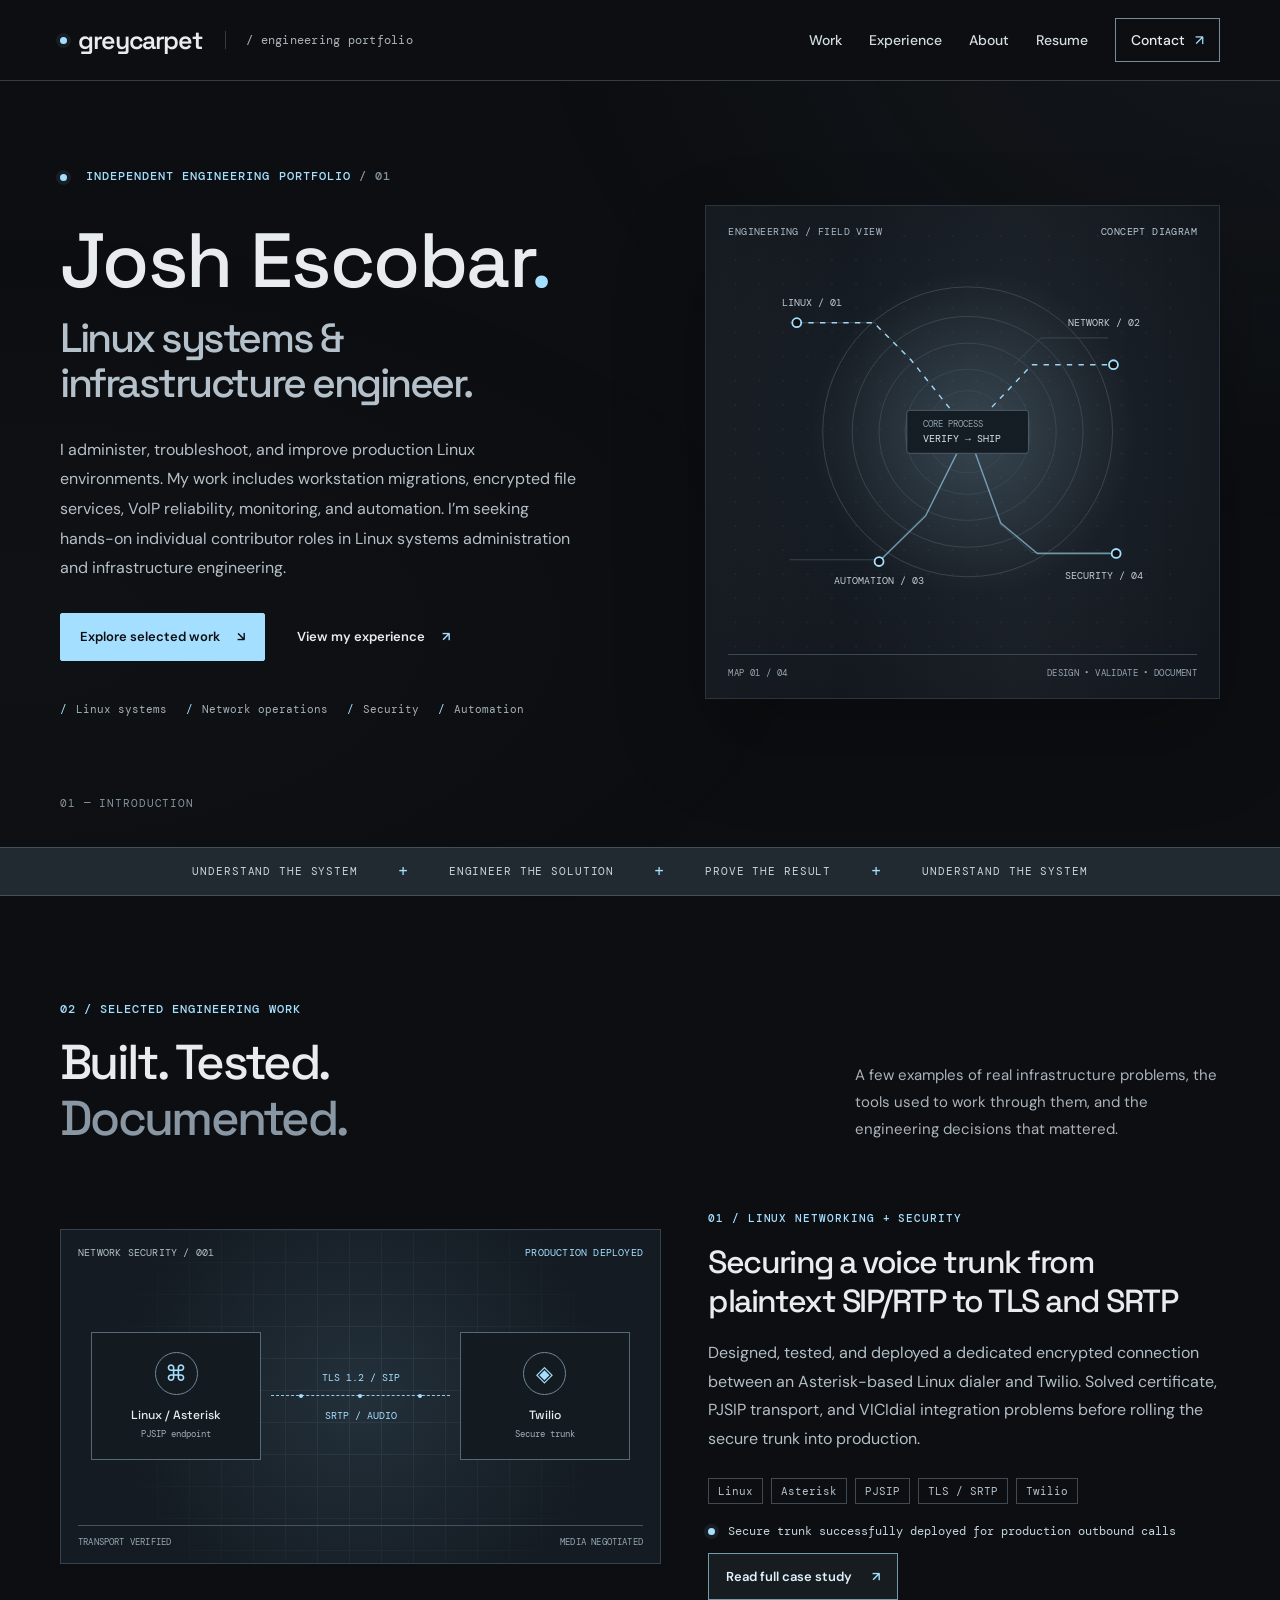
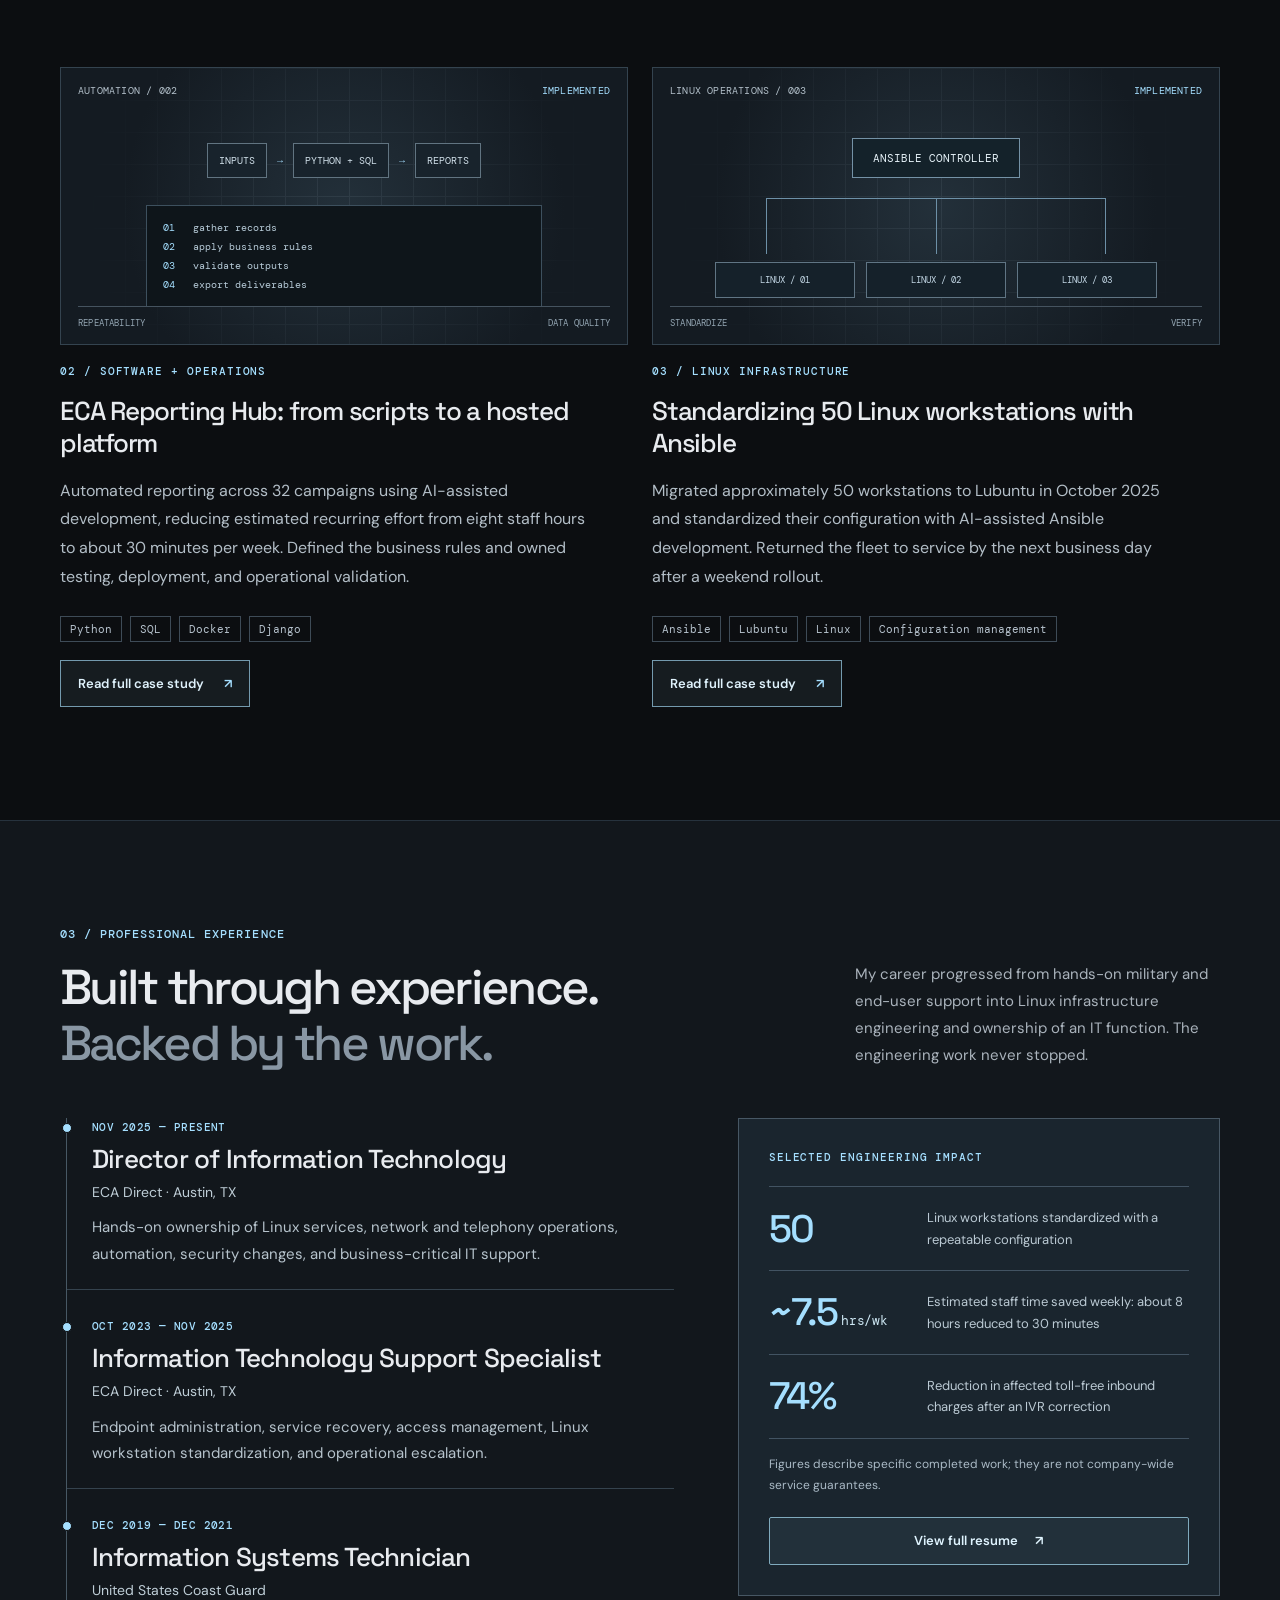
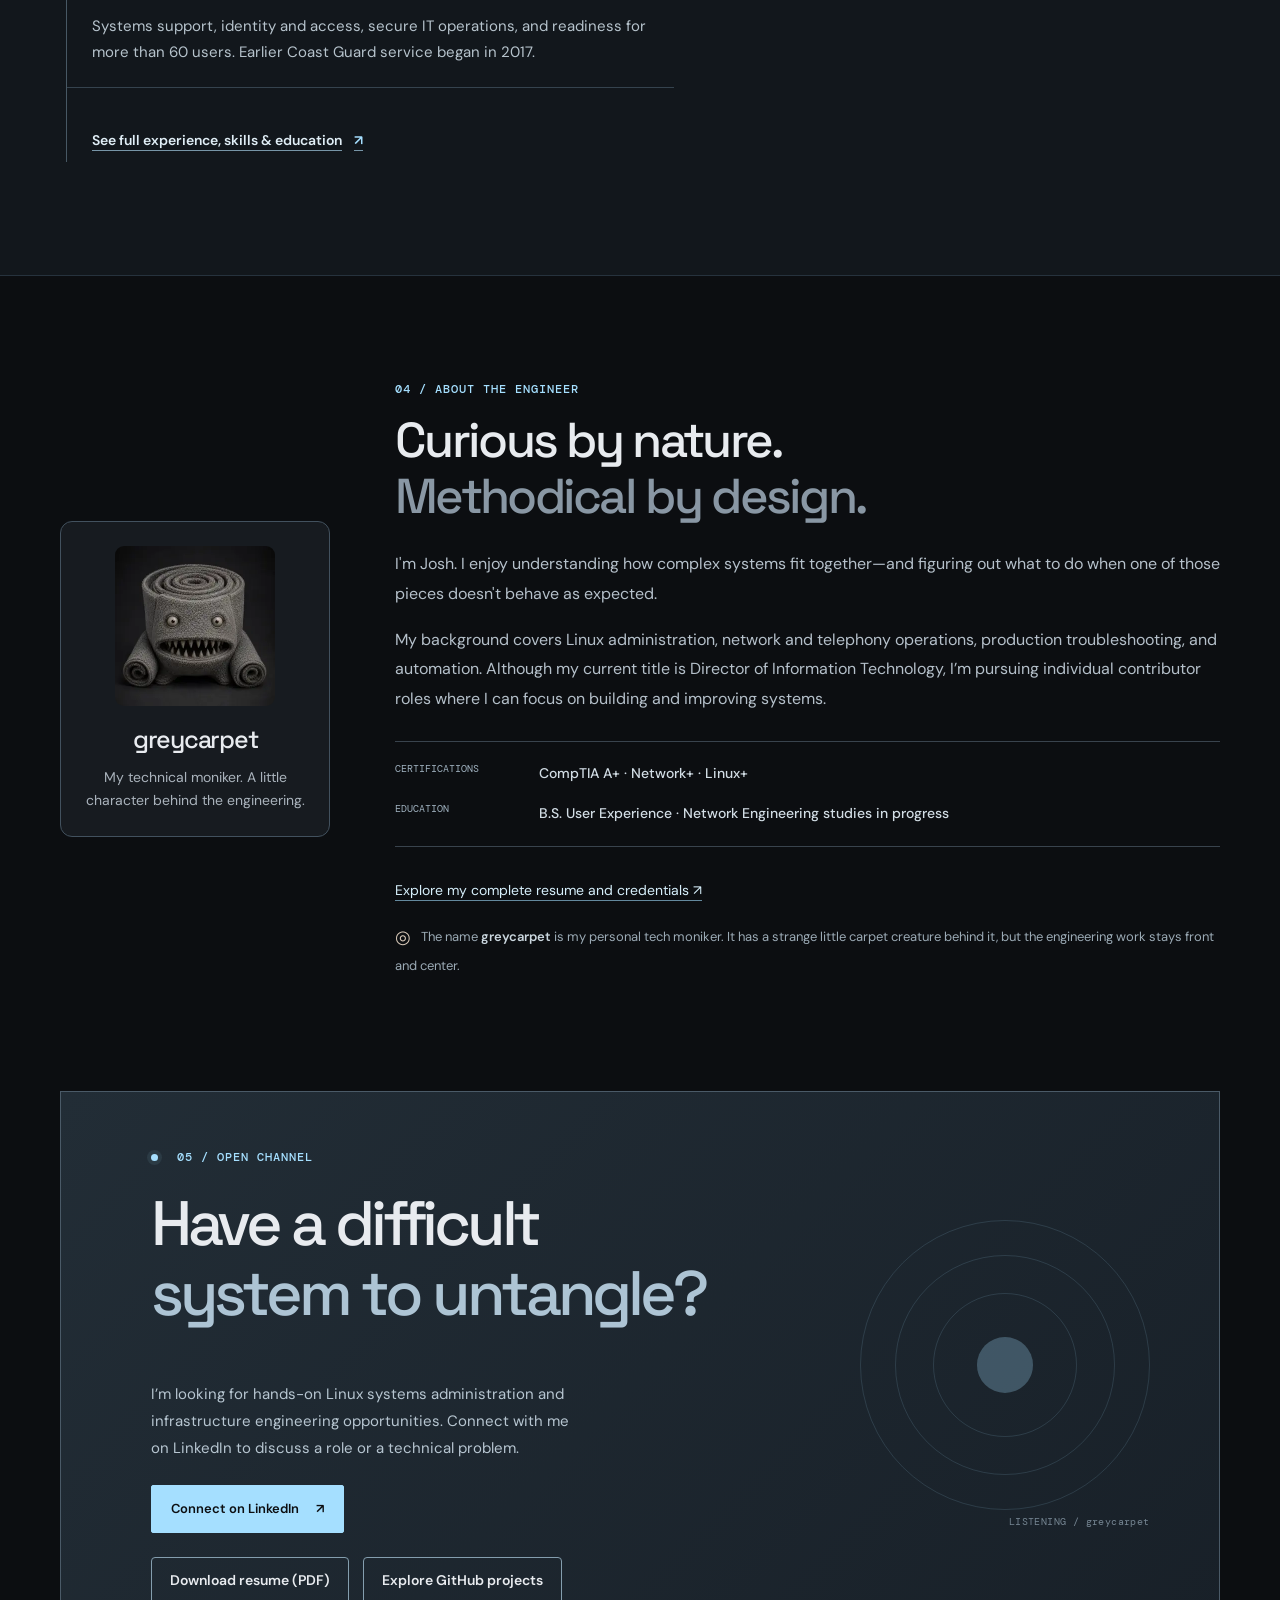
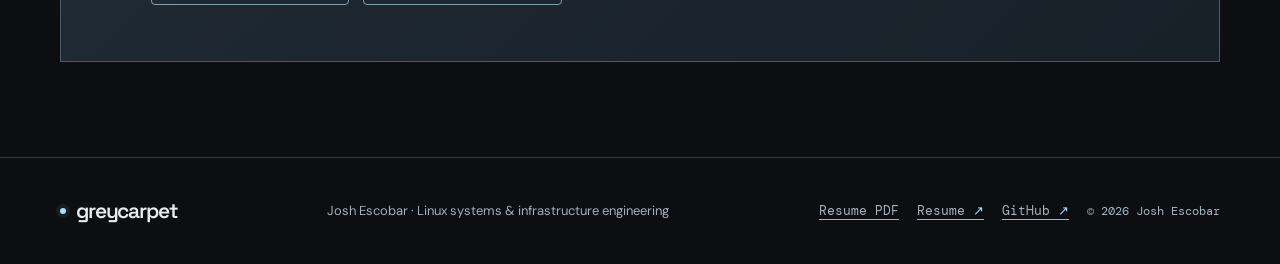
<file: index.html>
<!doctype html>
<html lang="en">
<head>
  <meta charset="utf-8">
  <meta name="viewport" content="width=device-width, initial-scale=1">
  <meta name="theme-color" content="#0C0E11">
  <meta name="description" content="Josh Escobar's engineering portfolio: Linux systems administration, infrastructure engineering, security, automation, and technical case studies.">
  <meta property="og:type" content="website">
  <meta property="og:title" content="Josh Escobar | Linux Systems & Infrastructure Engineer — greycarpet">
  <meta property="og:description" content="Infrastructure engineering, security, automation, and real technical work. A portfolio by Josh Escobar.">
  <meta property="og:url" content="https://greycarpet.github.io/">
  <title>Josh Escobar | Linux Systems & Infrastructure Engineer — greycarpet</title>
  <link rel="preconnect" href="https://fonts.googleapis.com">
  <link rel="preconnect" href="https://fonts.gstatic.com" crossorigin>
  <link href="https://fonts.googleapis.com/css2?family=DM+Mono:wght@400;500&family=DM+Sans:wght@400;500;600;700&family=Space+Grotesk:wght@400;500;600;700&display=swap" rel="stylesheet">
  <link rel="stylesheet" href="styles.css">
  <script src="script.js" defer></script>
</head>
<body>
  <a class="skip-link" href="#main">Skip to content</a>
  <header class="site-header">
    <div class="nav-shell">
      <a class="brand" href="#home" aria-label="greycarpet, back to top">greycarpet</a>
      <span class="brand-descriptor" aria-hidden="true">/ engineering portfolio</span>
      <button class="menu-toggle" type="button" aria-label="Open navigation" aria-expanded="false" aria-controls="site-nav">
        <span></span><span></span>
      </button>
      <nav class="site-nav" id="site-nav" aria-label="Main navigation">
        <a href="#work">Work</a>
        <a href="#experience">Experience</a>
        <a href="#about">About</a>
        <a href="resume/">Resume</a>
        <a class="nav-contact" href="#contact">Contact <span aria-hidden="true">↗</span></a>
      </nav>
    </div>
  </header>

  <main id="main">
    <section class="hero wrap" id="home" aria-labelledby="hero-title">
      <div class="hero-copy">
        <p class="eyebrow"><span class="status-indicator" aria-hidden="true"></span> INDEPENDENT ENGINEERING PORTFOLIO <span class="subtle">/ 01</span></p>
        <h1 id="hero-title"><span class="name">Josh Escobar<span class="name-period">.</span></span><span class="hero-role">Linux systems &amp;<br>infrastructure engineer.</span></h1>
        <p class="hero-description">I administer, troubleshoot, and improve production Linux environments. My work includes workstation migrations, encrypted file services, VoIP reliability, monitoring, and automation. I’m seeking hands-on individual contributor roles in Linux systems administration and infrastructure engineering.</p>
        <div class="hero-actions">
          <a class="button primary" href="#work">Explore selected work <span aria-hidden="true">↘</span></a>
          <a class="button text-button" href="#experience">View my experience <span aria-hidden="true">↗</span></a>
        </div>
        <ul class="expertise" aria-label="Engineering focus areas">
          <li>Linux systems</li><li>Network operations</li><li>Security</li><li>Automation</li>
        </ul>
      </div>
      <div class="hero-art" role="img" aria-label="Abstract engineering diagram, with connected system nodes, fiber-like concentric paths, and highlighted validated route">
        <div class="diagram-header"><span>ENGINEERING / FIELD VIEW</span><span class="diagram-live"><i aria-hidden="true"></i> SYSTEMS ONLINE</span></div>
        <svg viewBox="0 0 510 484" aria-hidden="true" focusable="false">
          <defs>
            <pattern id="dots" width="27" height="27" patternUnits="userSpaceOnUse"><circle cx="1.2" cy="1.2" r=".8" fill="#7C8895" opacity=".21"/></pattern>
            <radialGradient id="halo"><stop stop-color="#A5DFFF" stop-opacity=".12"/><stop offset="1" stop-color="#A5DFFF" stop-opacity="0"/></radialGradient>
          </defs>
          <rect x="0" y="0" width="510" height="484" fill="url(#dots)"/>
          <circle cx="268" cy="222" r="184" fill="url(#halo)"/>
          <g fill="none" stroke="#3C4854" stroke-width="1">
            <circle cx="261" cy="220" r="46"/><circle cx="261" cy="220" r="70"/><circle cx="261" cy="220" r="99"/><circle cx="261" cy="220" r="129"/><circle cx="261" cy="220" r="162"/>
            <path d="M62 98h95l42 42M418 115h-75l-30 30M62 363h101l50-50M420 355h-87l-37-33"/>
          </g>
          <g fill="none" stroke="#A5DFFF" stroke-width="1.6">
            <path d="M70 98h86l42 42 64 80 71-75h91" stroke-dasharray="6 7" opacity=".95"/>
            <path d="M162 365l52-51 47-94 37 102 41 34h88" opacity=".6"/>
          </g>
          <g fill="#0C0E11" stroke="#A5DFFF" stroke-width="2">
            <circle cx="70" cy="98" r="5"/><circle cx="424" cy="145" r="5"/><circle cx="162" cy="365" r="5"/><circle cx="427" cy="356" r="5"/>
          </g>
          <circle cx="261" cy="220" r="9" fill="#A5DFFF"/>
          <circle cx="261" cy="220" r="18" fill="none" stroke="#A5DFFF" stroke-opacity=".5"/>
          <g font-family="DM Mono, monospace" font-size="11" fill="#BFCAD4">
            <text x="54" y="79">LINUX / 01</text><text x="373" y="102">NETWORK / 02</text>
            <text x="112" y="390">AUTOMATION / 03</text><text x="370" y="385">SECURITY / 04</text>
          </g>
          <rect x="193" y="196" width="136" height="48" rx="3" fill="#151D24" stroke="#52616D"/>
          <text x="211" y="215" font-family="DM Mono, monospace" font-size="10" fill="#8FA0AD">CORE PROCESS</text>
          <text x="211" y="231" font-family="DM Mono, monospace" font-size="11" fill="#D9E2E8">VERIFY → SHIP</text>
        </svg>
        <div class="diagram-footer"><span>MAP 01 / 04</span><span>DESIGN • VALIDATE • DOCUMENT</span></div>
        <div class="hero-corner-note" aria-hidden="true">A quiet little coil in the system <span>◉</span></div>
      </div>
      <span class="hero-index" aria-hidden="true">01 — INTRODUCTION</span>
    </section>

    <div class="ticker" aria-hidden="true"><span>UNDERSTAND THE SYSTEM</span><i>+</i><span>ENGINEER THE SOLUTION</span><i>+</i><span>PROVE THE RESULT</span><i>+</i><span>UNDERSTAND THE SYSTEM</span></div>

    <section class="section wrap" id="work" aria-labelledby="work-title">
      <div class="section-heading">
        <div><p class="eyebrow">02 / SELECTED ENGINEERING WORK</p><h2 id="work-title">Built. Tested.<br><span class="muted">Documented.</span></h2></div>
        <p class="section-lead">A few examples of real infrastructure problems, the tools used to work through them, and the engineering decisions that mattered.</p>
      </div>

      <div class="project-grid">
        <article class="project-card project-featured">
          <div class="project-art trunk-art" aria-label="Diagram of a Linux Asterisk/PJSIP server connected to Twilio using secure TLS signaling and SRTP audio" role="img">
            <div class="art-topline"><span>NETWORK SECURITY / 001</span><span>PRODUCTION DEPLOYED</span></div>
            <div class="trunk-diagram">
              <div class="endpoint"><span class="node-icon" aria-hidden="true">⌘</span><strong>Linux / Asterisk</strong><small>PJSIP endpoint</small></div>
              <div class="encrypted-link"><span>TLS 1.2 / SIP</span><div class="link-line" aria-hidden="true"><i></i><i></i><i></i></div><span>SRTP / AUDIO</span></div>
              <div class="endpoint"><span class="node-icon" aria-hidden="true">◈</span><strong>Twilio</strong><small>Secure trunk</small></div>
            </div>
            <div class="art-bottomline"><span>TRANSPORT VERIFIED</span><span>MEDIA NEGOTIATED</span></div>
          </div>
          <div class="project-copy">
            <p class="project-kind">01 / LINUX NETWORKING + SECURITY</p>
            <h3>Securing a voice trunk from plaintext SIP/RTP to TLS and SRTP</h3>
            <p>Designed, tested, and deployed a dedicated encrypted connection between an Asterisk-based Linux dialer and Twilio. Solved certificate, PJSIP transport, and VICIdial integration problems before rolling the secure trunk into production.</p>
            <div class="project-tags"><span>Linux</span><span>Asterisk</span><span>PJSIP</span><span>TLS / SRTP</span><span>Twilio</span></div>
            <p class="project-status"><span class="status-indicator" aria-hidden="true"></span> Secure trunk successfully deployed for production outbound calls</p>
            <a class="project-read" href="projects/secure-voice-trunk/" aria-label="Read case study: Securing a voice trunk from plaintext SIP/RTP to TLS and SRTP">Read full case study <span aria-hidden="true">↗</span></a>
          </div>
        </article>

        <article class="project-card">
          <div class="project-art automation-art" role="img" aria-label="Stylized representation of a repeatable Python and SQL reporting pipeline">
            <div class="art-topline"><span>AUTOMATION / 002</span><span>IMPLEMENTED</span></div>
            <div class="automation-pipeline"><span>INPUTS</span><b>→</b><span>PYTHON + SQL</span><b>→</b><span>REPORTS</span></div>
            <div class="automation-terminal" aria-hidden="true"><span>01</span> gather records<br><span>02</span> apply business rules<br><span>03</span> validate outputs<br><span>04</span> export deliverables</div>
            <div class="art-bottomline"><span>REPEATABILITY</span><span>DATA QUALITY</span></div>
          </div>
          <div class="project-copy">
            <p class="project-kind">02 / SOFTWARE + OPERATIONS</p>
            <h3>ECA Reporting Hub: from scripts to a hosted platform</h3>
            <p>Automated reporting across 32 campaigns using AI-assisted development, reducing estimated recurring effort from eight staff hours to about 30 minutes per week. Defined the business rules and owned testing, deployment, and operational validation.</p>
            <div class="project-tags"><span>Python</span><span>SQL</span><span>Docker</span><span>Django</span></div>
            <a class="project-read" href="projects/reporting-hub/" aria-label="Read case study: ECA Reporting Hub Python and SQL automation">Read full case study <span aria-hidden="true">↗</span></a>
          </div>
        </article>

        <article class="project-card">
          <div class="project-art fleet-art" role="img" aria-label="Diagram showing an Ansible controller applying configuration consistently across Linux endpoints">
            <div class="art-topline"><span>LINUX OPERATIONS / 003</span><span>IMPLEMENTED</span></div>
            <div class="fleet-head">ANSIBLE CONTROLLER</div>
            <div class="fleet-lines" aria-hidden="true"><span></span><span></span><span></span></div>
            <div class="fleet-nodes" aria-hidden="true"><span>LINUX / 01</span><span>LINUX / 02</span><span>LINUX / 03</span></div>
            <div class="art-bottomline"><span>STANDARDIZE</span><span>VERIFY</span></div>
          </div>
          <div class="project-copy">
            <p class="project-kind">03 / LINUX INFRASTRUCTURE</p>
            <h3>Standardizing 50 Linux workstations with Ansible</h3>
            <p>Migrated approximately 50 workstations to Lubuntu in October 2025 and standardized their configuration with AI-assisted Ansible development. Returned the fleet to service by the next business day after a weekend rollout.</p>
            <div class="project-tags"><span>Ansible</span><span>Lubuntu</span><span>Linux</span><span>Configuration management</span></div>
            <a class="project-read" href="projects/ansible-linux-deployment/" aria-label="Read case study: Standardizing 50 Linux workstations with Ansible">Read full case study <span aria-hidden="true">↗</span></a>
          </div>
        </article>
      </div>
    </section>

    <section class="section experience-section" id="experience" aria-labelledby="experience-title">
      <div class="wrap">
        <div class="section-heading">
          <div><p class="eyebrow">03 / PROFESSIONAL EXPERIENCE</p><h2 id="experience-title">Built through experience.<br><span class="muted">Backed by the work.</span></h2></div>
          <p class="section-lead">My career progressed from hands-on military and end-user support into Linux infrastructure engineering and ownership of an IT function. The engineering work never stopped.</p>
        </div>
        <div class="career-layout">
          <div class="career-timeline">
            <article class="career-item">
              <div class="career-date">NOV 2025 — PRESENT</div>
              <h3>Director of Information Technology</h3>
              <p class="career-place">ECA Direct · Austin, TX</p>
              <p>Hands-on ownership of Linux services, network and telephony operations, automation, security changes, and business-critical IT support.</p>
            </article>
            <article class="career-item">
              <div class="career-date">OCT 2023 — NOV 2025</div>
              <h3>Information Technology Support Specialist</h3>
              <p class="career-place">ECA Direct · Austin, TX</p>
              <p>Endpoint administration, service recovery, access management, Linux workstation standardization, and operational escalation.</p>
            </article>
            <article class="career-item">
              <div class="career-date">DEC 2019 — DEC 2021</div>
              <h3>Information Systems Technician</h3>
              <p class="career-place">United States Coast Guard</p>
              <p>Systems support, identity and access, secure IT operations, and readiness for more than 60 users. Earlier Coast Guard service began in 2017.</p>
            </article>
            <a class="career-resume-link" href="resume/">See full experience, skills &amp; education <span aria-hidden="true">↗</span></a>
          </div>
          <div class="career-aside">
            <p class="overline">SELECTED ENGINEERING IMPACT</p>
            <div class="career-measure"><strong>50</strong><span>Linux workstations standardized with a repeatable configuration</span></div>
            <div class="career-measure"><strong>~7.5<span class="career-unit">hrs/wk</span></strong><span>Estimated staff time saved weekly: about 8 hours reduced to 30 minutes</span></div>
            <div class="career-measure"><strong>74%</strong><span>Reduction in affected toll-free inbound charges after an IVR correction</span></div>
            <p class="career-footnote">Figures describe specific completed work; they are not company-wide service guarantees.</p>
            <a class="button career-button" href="resume/">View full resume <span aria-hidden="true">↗</span></a>
          </div>
        </div>
      </div>
    </section>

        <section class="section wrap about-section" id="about" aria-labelledby="about-title">
      <div class="about-visual" aria-hidden="true">
        <div class="about-orbits"><div class="orbit orbit-1"></div><div class="orbit orbit-2"></div><div class="orbit orbit-3"></div><div class="orbit-center">gc</div></div>
        <span class="about-visual-label">GREYCARPET / OBSERVATION DECK</span>
        <span class="about-visual-coordinate">FIG. 01 — SYSTEM THINKING</span>
      </div>
      <div class="about-copy">
        <p class="eyebrow">04 / ABOUT THE ENGINEER</p>
        <h2 id="about-title">Curious by nature.<br><span class="muted">Methodical by design.</span></h2>
        <p>I'm Josh. I enjoy understanding how complex systems fit together—and figuring out what to do when one of those pieces doesn't behave as expected.</p>
        <p>My background covers Linux administration, network and telephony operations, production troubleshooting, and automation. Although my current title is Director of Information Technology, I’m pursuing individual contributor roles where I can focus on building and improving systems.</p>
        <div class="credentials"><div><span>CERTIFICATIONS</span><strong>CompTIA A+ · Network+ · Linux+</strong></div><div><span>EDUCATION</span><strong>B.S. User Experience · Network Engineering studies in progress</strong></div></div>
        <p><a class="about-resume-link" href="resume/">Explore my complete resume and credentials <span aria-hidden="true">↗</span></a></p>
        <p class="mascot-aside"><span class="coiled-mark" aria-hidden="true">◎</span> The name <strong>greycarpet</strong> is my personal tech moniker. It has a strange little carpet creature behind it, but the engineering work stays front and center.</p>
      </div>
    </section>

    <section class="contact-section" id="contact" aria-labelledby="contact-title">
      <div class="wrap contact-panel">
        <div class="contact-copy">
          <p class="eyebrow"><span class="status-indicator" aria-hidden="true"></span> 05 / OPEN CHANNEL</p>
          <h2 id="contact-title">Have a difficult<br><span>system to untangle?</span></h2>
          <p>I’m looking for hands-on Linux systems administration and infrastructure engineering opportunities. Connect with me on LinkedIn to discuss a role or a technical problem.</p>
          <a class="button primary" href="https://www.linkedin.com/in/joshescobarx/" target="_blank" rel="noopener noreferrer">Connect on LinkedIn <span aria-hidden="true">↗</span></a>
          <div class="gc-connect-actions"><a class="gc-download" data-resume-download href="assets/Josh_Escobar_Resume.pdf" download>Download resume (PDF)</a><a class="gc-download" href="https://github.com/greycarpet">Explore GitHub projects</a></div>
        </div>
        <div class="contact-decoration" aria-hidden="true"><div class="rings"><i></i><i></i><i></i><i></i></div><span>LISTENING / GREYCARPET</span></div>
      </div>
    </section>
  </main>

  <footer class="site-footer">
    <div class="wrap footer-inner">
      <a class="brand" href="#home" aria-label="greycarpet, return to top">greycarpet</a>
      <span class="footer-descriptor">Josh Escobar · Linux systems &amp; infrastructure engineering</span>
      <div class="footer-end"><a href="resume/">Resume <span aria-hidden="true">↗</span></a><a href="https://github.com/greycarpet" target="_blank" rel="noopener noreferrer">GitHub <span aria-hidden="true">↗</span></a><span>© <span id="year">2026</span> Josh Escobar</span></div>
    </div>
  </footer>
</body>
</html>
</file>
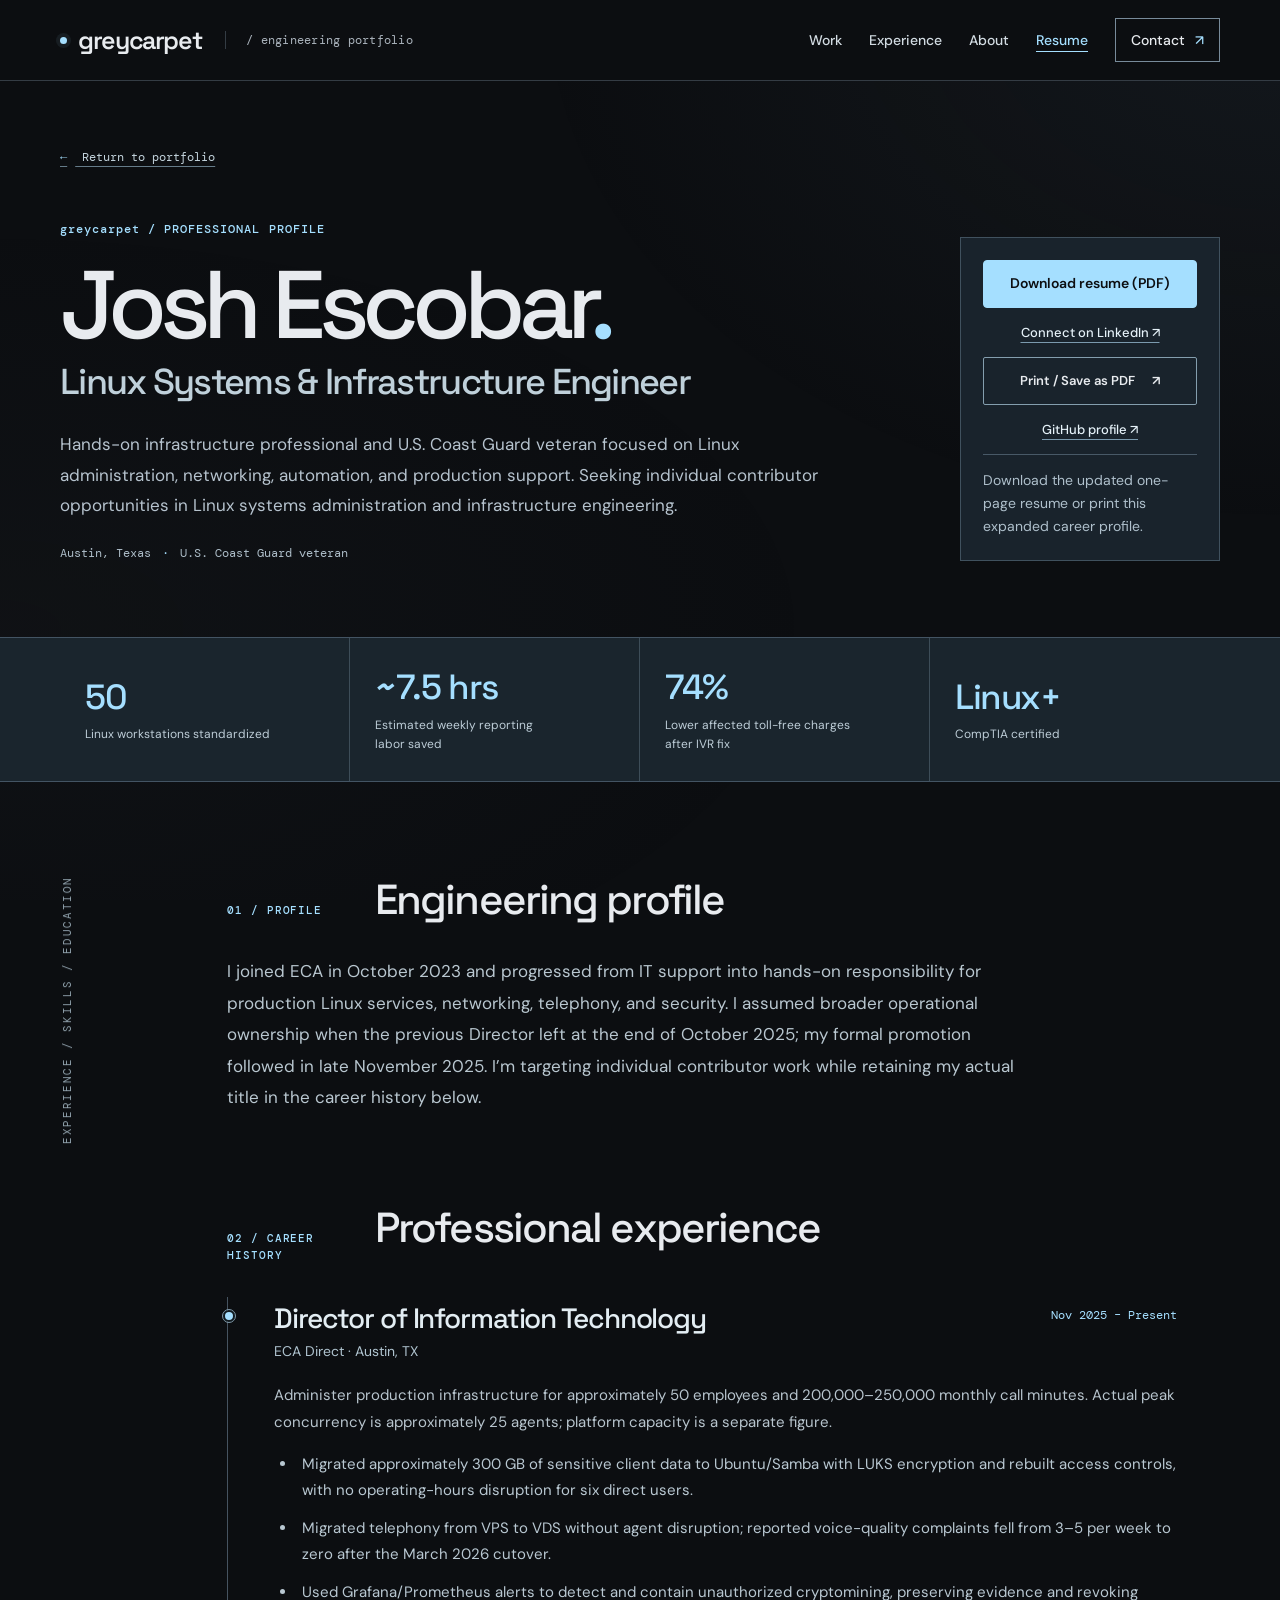
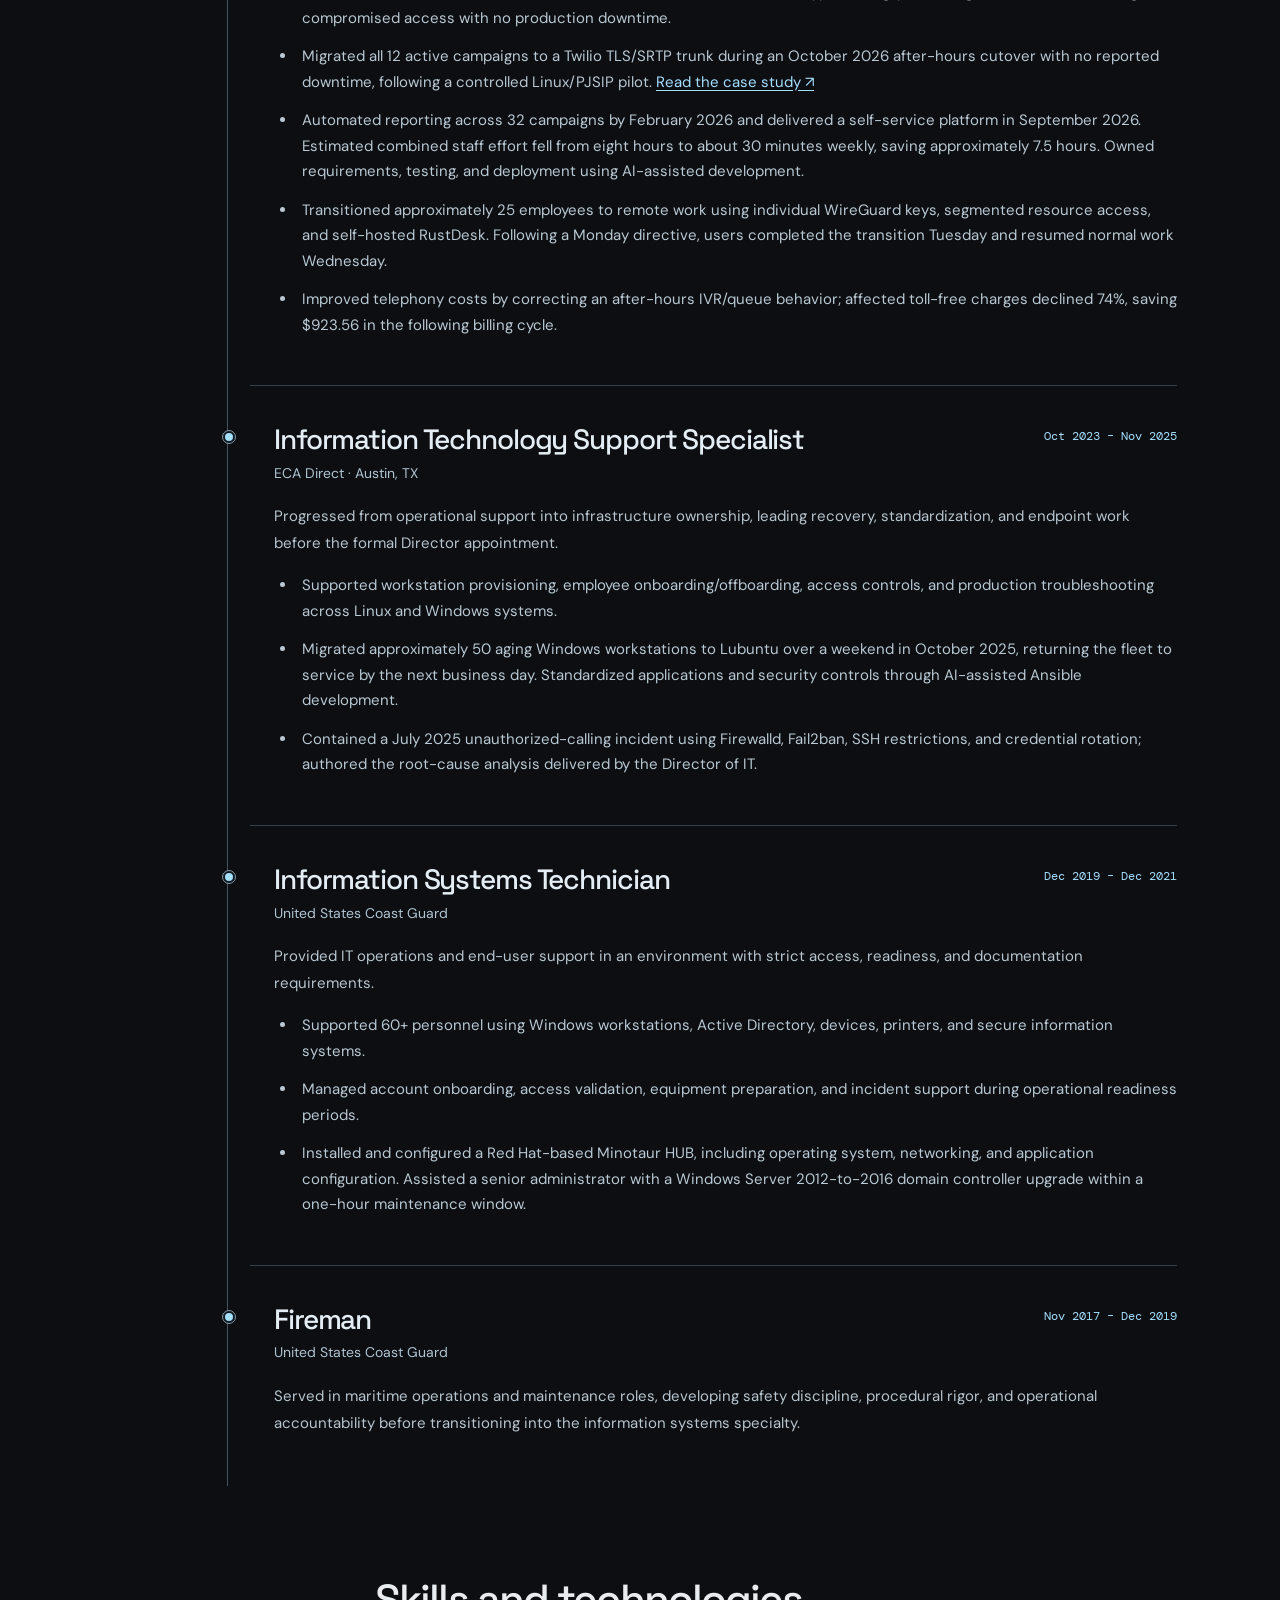
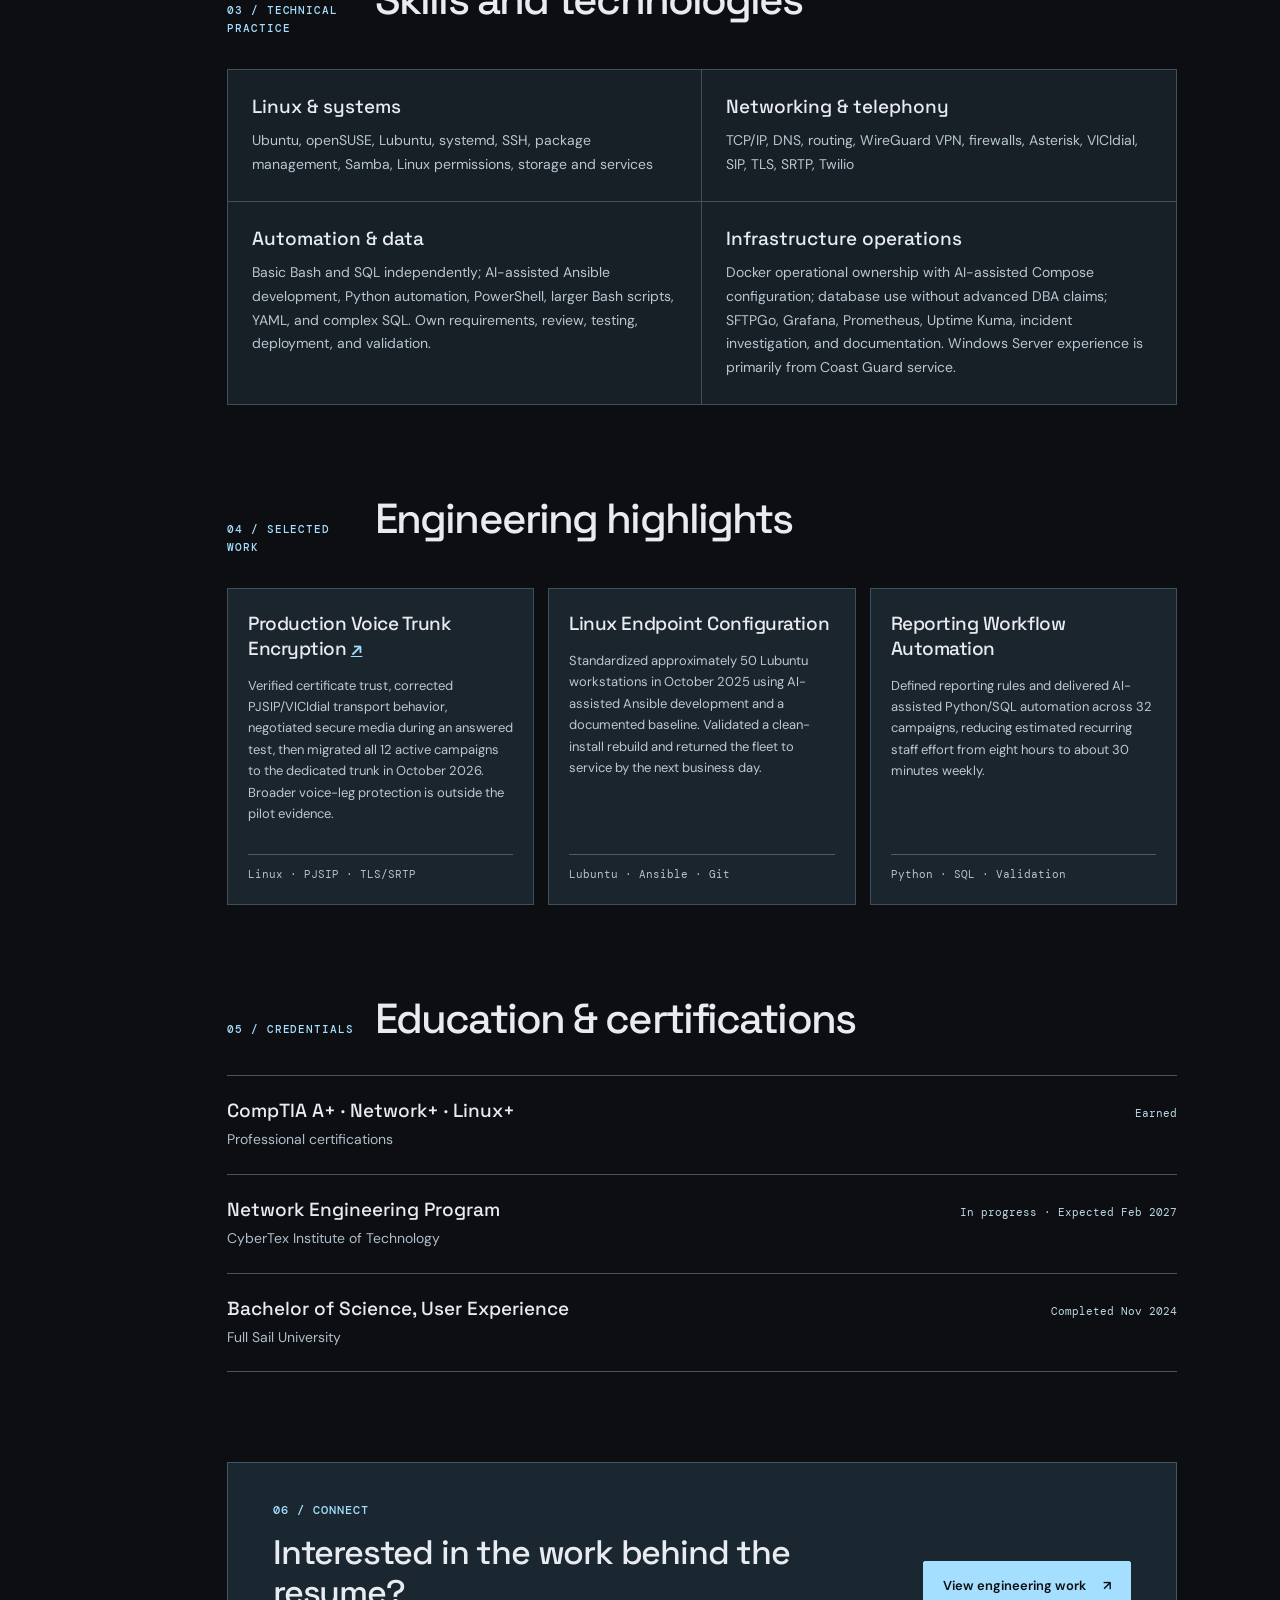
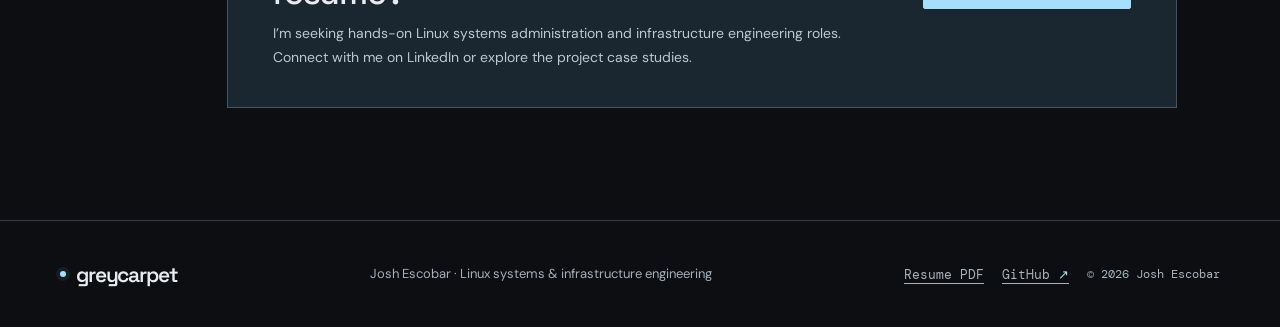
<file: resume/index.html>
<!doctype html>
<html lang="en">
<head>
  <meta charset="utf-8">
  <meta name="viewport" content="width=device-width, initial-scale=1">
  <meta name="theme-color" content="#0C0E11">
  <meta name="description" content="Josh Escobar's resume: Linux infrastructure, network engineering, IT operations, automation, and U.S. Coast Guard information systems experience.">
  <meta property="og:type" content="profile">
  <meta property="og:title" content="Resume & Experience — Josh Escobar | greycarpet">
  <meta property="og:description" content="Career history, selected engineering impact, technical skills, education, and certifications.">
  <meta property="og:url" content="https://greycarpet.github.io/resume/">
  <link rel="canonical" href="https://greycarpet.github.io/resume/">
  <title>Resume & Experience — Josh Escobar | greycarpet</title>
  <link rel="preconnect" href="https://fonts.googleapis.com">
  <link rel="preconnect" href="https://fonts.gstatic.com" crossorigin>
  <link href="https://fonts.googleapis.com/css2?family=DM+Mono:wght@400;500&family=DM+Sans:wght@400;500;600;700&family=Space+Grotesk:wght@400;500;600;700&display=swap" rel="stylesheet">
  <link rel="stylesheet" href="../styles.css">
  <link rel="stylesheet" href="resume.css">
  <script src="../script.js" defer></script>
</head>
<body>
  <a class="skip-link" href="#main">Skip to resume</a>
  <header class="site-header">
    <div class="nav-shell">
      <a class="brand" href="../" aria-label="greycarpet, home">greycarpet</a>
      <span class="brand-descriptor" aria-hidden="true">/ engineering portfolio</span>
      <button class="menu-toggle" type="button" aria-label="Open navigation" aria-expanded="false" aria-controls="site-nav"><span></span><span></span></button>
      <nav class="site-nav" id="site-nav" aria-label="Main navigation">
        <a href="../#work">Work</a>
        <a href="../#experience">Experience</a>
        <a href="../#about">About</a>
        <a href="./" aria-current="page">Resume</a>
        <a class="nav-contact" href="../#contact">Contact <span aria-hidden="true">↗</span></a>
      </nav>
    </div>
  </header>
  <main id="main">
    <header class="resume-intro wrap">
      <div>
        <a class="resume-back" href="../"><span aria-hidden="true">←</span> Return to portfolio</a>
        <p class="eyebrow">GREYCARPET / PROFESSIONAL PROFILE</p>
        <h1>Josh Escobar<span>.</span></h1>
        <p class="resume-role">Linux Systems &amp; Infrastructure Engineer</p>
        <p class="resume-lede">Hands-on infrastructure professional and U.S. Coast Guard veteran focused on Linux administration, networking, automation, and production support. Seeking individual contributor opportunities in Linux systems administration and infrastructure engineering.</p>
        <div class="resume-location"><span>Austin, Texas</span><span>·</span><span>U.S. Coast Guard veteran</span></div>
      </div>
      <div class="resume-tools" aria-label="Resume actions">
        <a class="gc-download" data-resume-download href="../assets/Josh_Escobar_Resume.pdf" download>Download resume (PDF)</a>
        <a class="resume-github" href="https://www.linkedin.com/in/joshescobarx/" target="_blank" rel="noopener noreferrer">Connect on LinkedIn ↗</a>
        <button type="button" class="button primary" id="print-resume" onclick="window.print()">Print / Save as PDF <span aria-hidden="true">↗</span></button>
        <a class="resume-github" href="https://github.com/greycarpet" target="_blank" rel="noopener noreferrer">GitHub profile <span aria-hidden="true">↗</span></a>
        <p class="resume-note">Download the updated one-page resume or print this expanded career profile.</p>
      </div>
    </header>
    <div class="resume-band">
      <div class="wrap resume-band-grid">
        <div><strong>50</strong><span>Linux workstations standardized</span></div>
        <div><strong>~7.5 hrs</strong><span>Estimated weekly reporting labor saved</span></div>
        <div><strong>74%</strong><span>Lower affected toll-free charges after IVR fix</span></div>
        <div><strong>Linux+</strong><span>CompTIA certified</span></div>
      </div>
    </div>

    <div class="wrap resume-main">
      <div class="resume-rail" aria-hidden="true">EXPERIENCE / SKILLS / EDUCATION</div>
      <div class="resume-content">
        <section aria-labelledby="summary-title" class="resume-section">
          <div class="resume-heading"><p class="eyebrow">01 / PROFILE</p><h2 id="summary-title">Engineering profile</h2></div>
          <p class="resume-prose">I joined ECA in October 2023 and progressed from IT support into hands-on responsibility for production Linux services, networking, telephony, and security. I assumed broader operational ownership when the previous Director left at the end of October 2025; my formal promotion followed in late November 2025. I’m targeting individual contributor work while retaining my actual title in the career history below.</p>
        </section>

        <section aria-labelledby="experience-title" class="resume-section" id="experience">
          <div class="resume-heading"><p class="eyebrow">02 / CAREER HISTORY</p><h2 id="experience-title">Professional experience</h2></div>
          <div class="role-list">
            <article class="resume-role-entry">
              <div class="role-head"><div><h3>Director of Information Technology</h3><p class="role-employer">ECA Direct · Austin, TX</p></div><span class="role-dates">Nov 2025 – Present</span></div>
              <p>Administer production infrastructure for approximately 50 employees and 200,000–250,000 monthly call minutes. Actual peak concurrency is approximately 25 agents; platform capacity is a separate figure.</p>
              <ul>
                <li>Migrated approximately 300 GB of sensitive client data to Ubuntu/Samba with LUKS encryption and rebuilt access controls, with no operating-hours disruption for six direct users.</li>
                <li>Migrated telephony from VPS to VDS without agent disruption; reported voice-quality complaints fell from 3–5 per week to zero after the March 2026 cutover.</li>
                <li>Used Grafana/Prometheus alerts to detect and contain unauthorized cryptomining, preserving evidence and revoking compromised access with no production downtime.</li>
                <li>Migrated all 12 active campaigns to a Twilio TLS/SRTP trunk during an October 2026 after-hours cutover with no reported downtime, following a controlled Linux/PJSIP pilot. <a href="../projects/secure-voice-trunk/">Read the case study ↗</a></li>
                <li>Automated reporting across 32 campaigns by February 2026 and delivered a self-service platform in September 2026. Estimated combined staff effort fell from eight hours to about 30 minutes weekly, saving approximately 7.5 hours. Owned requirements, testing, and deployment using AI-assisted development.</li>
                <li>Transitioned approximately 25 employees to remote work using individual WireGuard keys, segmented resource access, and self-hosted RustDesk. Following a Monday directive, users completed the transition Tuesday and resumed normal work Wednesday.</li>
                <li>Improved telephony costs by correcting an after-hours IVR/queue behavior; affected toll-free charges declined 74%, saving $923.56 in the following billing cycle.</li>
              </ul>
            </article>
            <article class="resume-role-entry">
              <div class="role-head"><div><h3>Information Technology Support Specialist</h3><p class="role-employer">ECA Direct · Austin, TX</p></div><span class="role-dates">Oct 2023 – Nov 2025</span></div>
              <p>Progressed from operational support into infrastructure ownership, leading recovery, standardization, and endpoint work before the formal Director appointment.</p>
              <ul>
                <li>Supported workstation provisioning, employee onboarding/offboarding, access controls, and production troubleshooting across Linux and Windows systems.</li>
                <li>Migrated approximately 50 aging Windows workstations to Lubuntu over a weekend in October 2025, returning the fleet to service by the next business day. Standardized applications and security controls through AI-assisted Ansible development.</li>
                <li>Contained a July 2025 unauthorized-calling incident using Firewalld, Fail2ban, SSH restrictions, and credential rotation; authored the root-cause analysis delivered by the Director of IT.</li>
              </ul>
            </article>
            <article class="resume-role-entry">
              <div class="role-head"><div><h3>Information Systems Technician</h3><p class="role-employer">United States Coast Guard</p></div><span class="role-dates">Dec 2019 – Dec 2021</span></div>
              <p>Provided IT operations and end-user support in an environment with strict access, readiness, and documentation requirements.</p>
              <ul>
                <li>Supported 60+ personnel using Windows workstations, Active Directory, devices, printers, and secure information systems.</li>
                <li>Managed account onboarding, access validation, equipment preparation, and incident support during operational readiness periods.</li>
                <li>Installed and configured a Red Hat-based Minotaur HUB, including operating system, networking, and application configuration. Assisted a senior administrator with a Windows Server 2012-to-2016 domain controller upgrade within a one-hour maintenance window.</li>
              </ul>
            </article>
            <article class="resume-role-entry last-role">
              <div class="role-head"><div><h3>Fireman</h3><p class="role-employer">United States Coast Guard</p></div><span class="role-dates">Nov 2017 – Dec 2019</span></div>
              <p>Served in maritime operations and maintenance roles, developing safety discipline, procedural rigor, and operational accountability before transitioning into the information systems specialty.</p>
            </article>
          </div>
        </section>

        <section aria-labelledby="skills-title" class="resume-section" id="skills">
          <div class="resume-heading"><p class="eyebrow">03 / TECHNICAL PRACTICE</p><h2 id="skills-title">Skills and technologies</h2></div>
          <div class="skills-table">
            <div><h3>Linux &amp; systems</h3><p>Ubuntu, openSUSE, Lubuntu, systemd, SSH, package management, Samba, Linux permissions, storage and services</p></div>
            <div><h3>Networking &amp; telephony</h3><p>TCP/IP, DNS, routing, WireGuard VPN, firewalls, Asterisk, VICIdial, SIP, TLS, SRTP, Twilio</p></div>
            <div><h3>Automation &amp; data</h3><p>Basic Bash and SQL independently; AI-assisted Ansible development, Python automation, PowerShell, larger Bash scripts, YAML, and complex SQL. Own requirements, review, testing, deployment, and validation.</p></div>
            <div><h3>Infrastructure operations</h3><p>Docker operational ownership with AI-assisted Compose configuration; database use without advanced DBA claims; SFTPGo, Grafana, Prometheus, Uptime Kuma, incident investigation, and documentation. Windows Server experience is primarily from Coast Guard service.</p></div>
          </div>
        </section>

        <section aria-labelledby="projects-title" class="resume-section">
          <div class="resume-heading"><p class="eyebrow">04 / SELECTED WORK</p><h2 id="projects-title">Engineering highlights</h2></div>
          <div class="resume-projects">
            <article><h3>Production Voice Trunk Encryption <a href="../projects/secure-voice-trunk/" aria-label="Read voice trunk case study">↗</a></h3><p>Verified certificate trust, corrected PJSIP/VICIdial transport behavior, negotiated secure media during an answered test, then migrated all 12 active campaigns to the dedicated trunk in October 2026. Broader voice-leg protection is outside the pilot evidence.</p><span>Linux · PJSIP · TLS/SRTP</span></article>
            <article><h3>Linux Endpoint Configuration</h3><p>Standardized approximately 50 Lubuntu workstations in October 2025 using AI-assisted Ansible development and a documented baseline. Validated a clean-install rebuild and returned the fleet to service by the next business day.</p><span>Lubuntu · Ansible · Git</span></article>
            <article><h3>Reporting Workflow Automation</h3><p>Defined reporting rules and delivered AI-assisted Python/SQL automation across 32 campaigns, reducing estimated recurring staff effort from eight hours to about 30 minutes weekly.</p><span>Python · SQL · Validation</span></article>
          </div>
        </section>

        <section aria-labelledby="credentials-title" class="resume-section">
          <div class="resume-heading"><p class="eyebrow">05 / CREDENTIALS</p><h2 id="credentials-title">Education &amp; certifications</h2></div>
          <div class="credential-block">
            <div class="credential-row"><div><h3>CompTIA A+ · Network+ · Linux+</h3><p>Professional certifications</p></div><span>Earned</span></div>
            <div class="credential-row"><div><h3>Network Engineering Program</h3><p>CyberTex Institute of Technology</p></div><span>In progress · Expected Feb 2027</span></div>
            <div class="credential-row"><div><h3>Bachelor of Science, User Experience</h3><p>Full Sail University</p></div><span>Completed Nov 2024</span></div>
          </div>
        </section>

        <section class="resume-ending" aria-labelledby="contact-title">
          <div><p class="eyebrow">06 / CONNECT</p><h2 id="contact-title">Interested in the work behind the resume?</h2><p>I’m seeking hands-on Linux systems administration and infrastructure engineering roles. <a href="https://www.linkedin.com/in/joshescobarx/">Connect with me on LinkedIn</a> or explore the project case studies.</p></div>
          <a class="button primary" href="../#work">View engineering work <span aria-hidden="true">↗</span></a>
        </section>
      </div>
    </div>
  </main>
  <footer class="site-footer">
    <div class="wrap footer-inner"><a class="brand" href="../" aria-label="greycarpet, home">greycarpet</a><span class="footer-descriptor">Josh Escobar · Linux systems &amp; infrastructure engineering</span><div class="footer-end"><a href="https://github.com/greycarpet" target="_blank" rel="noopener noreferrer">GitHub <span aria-hidden="true">↗</span></a><span>© <span id="year">2026</span> Josh Escobar</span></div></div>
  </footer>
</body>
</html>
</file>
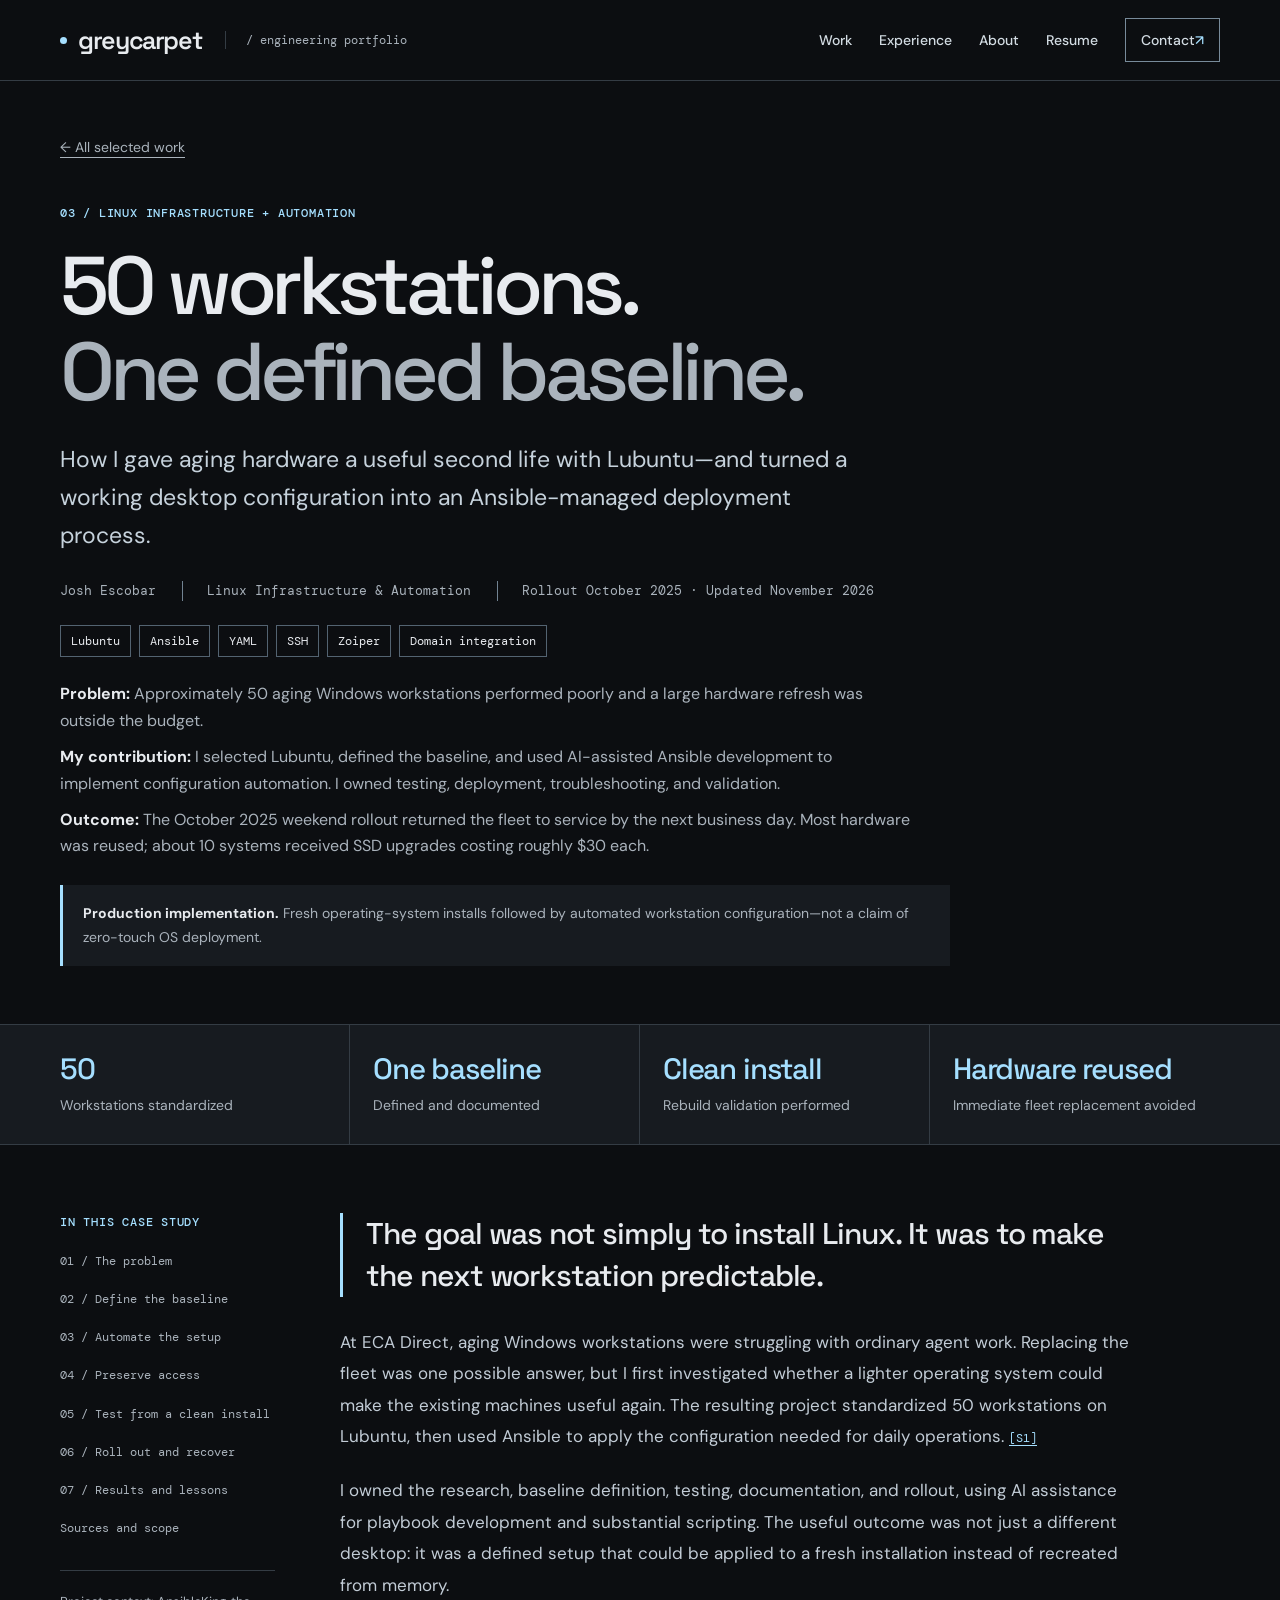
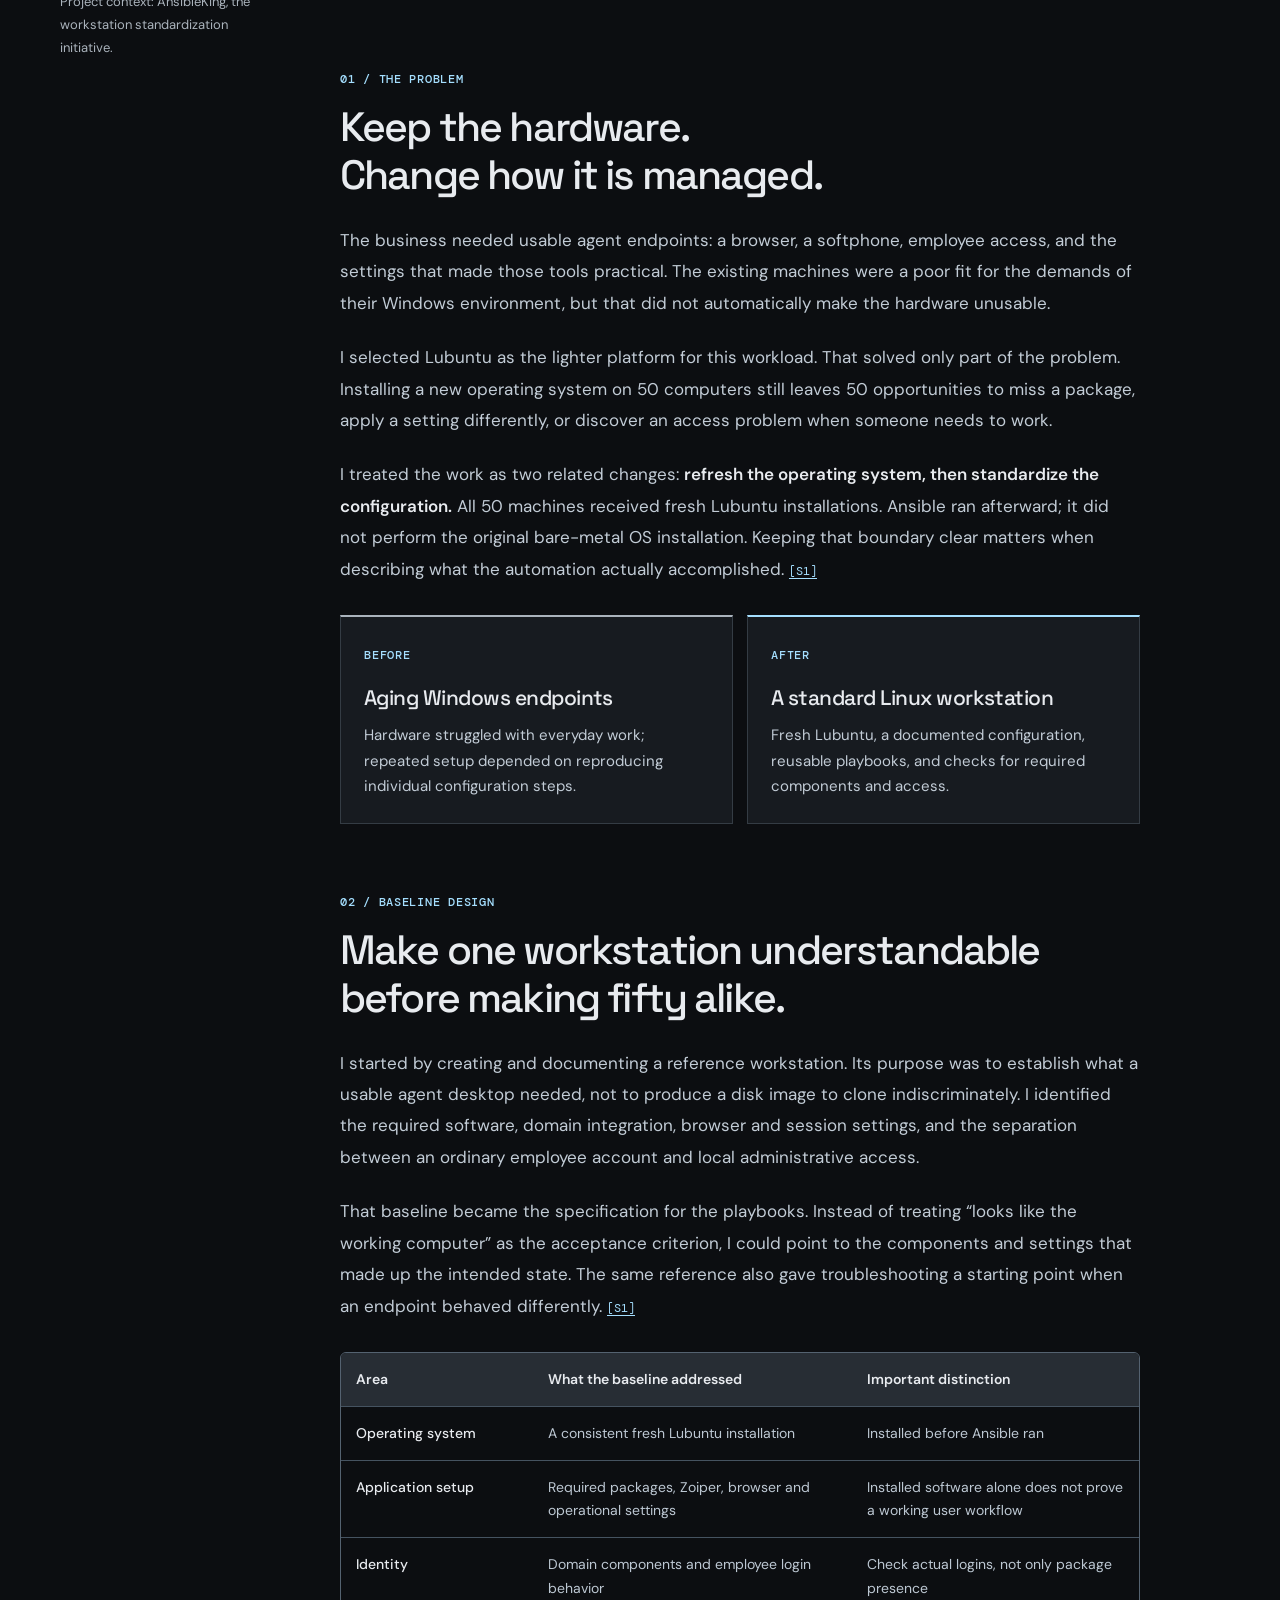
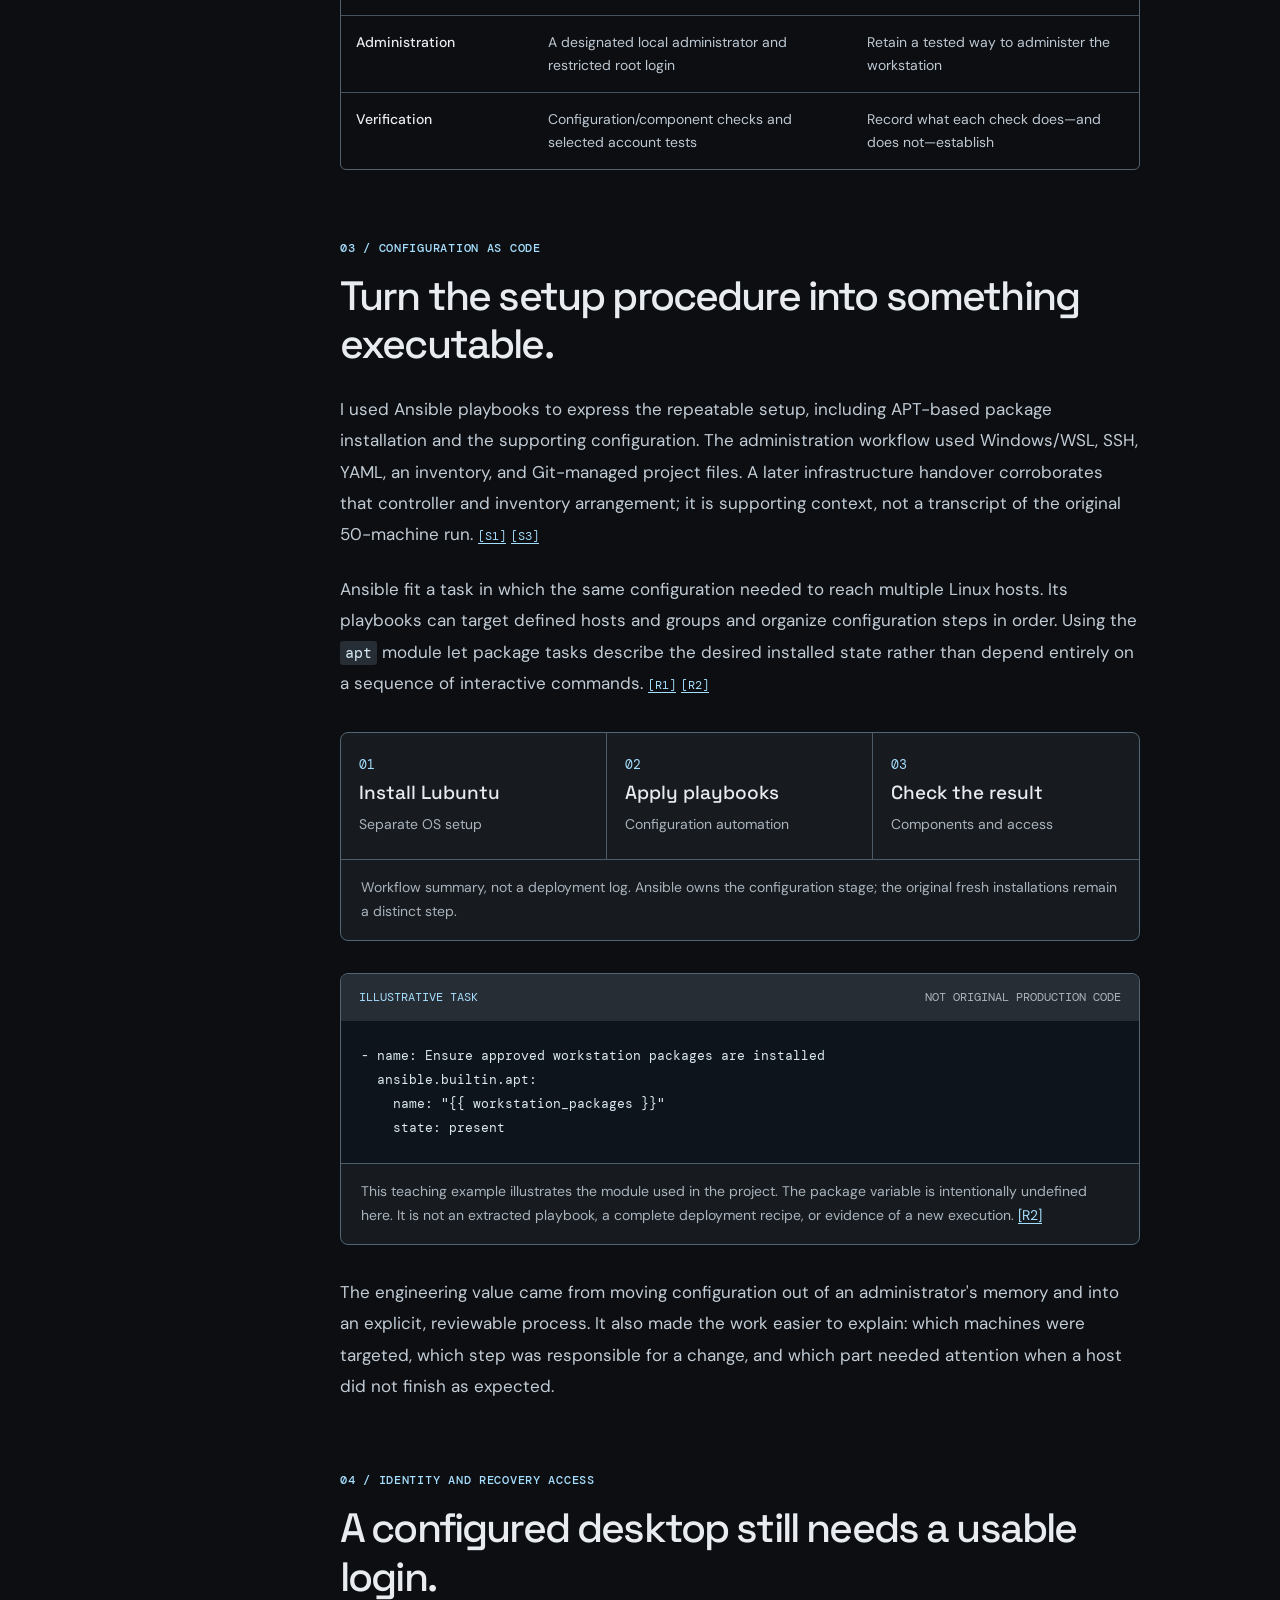
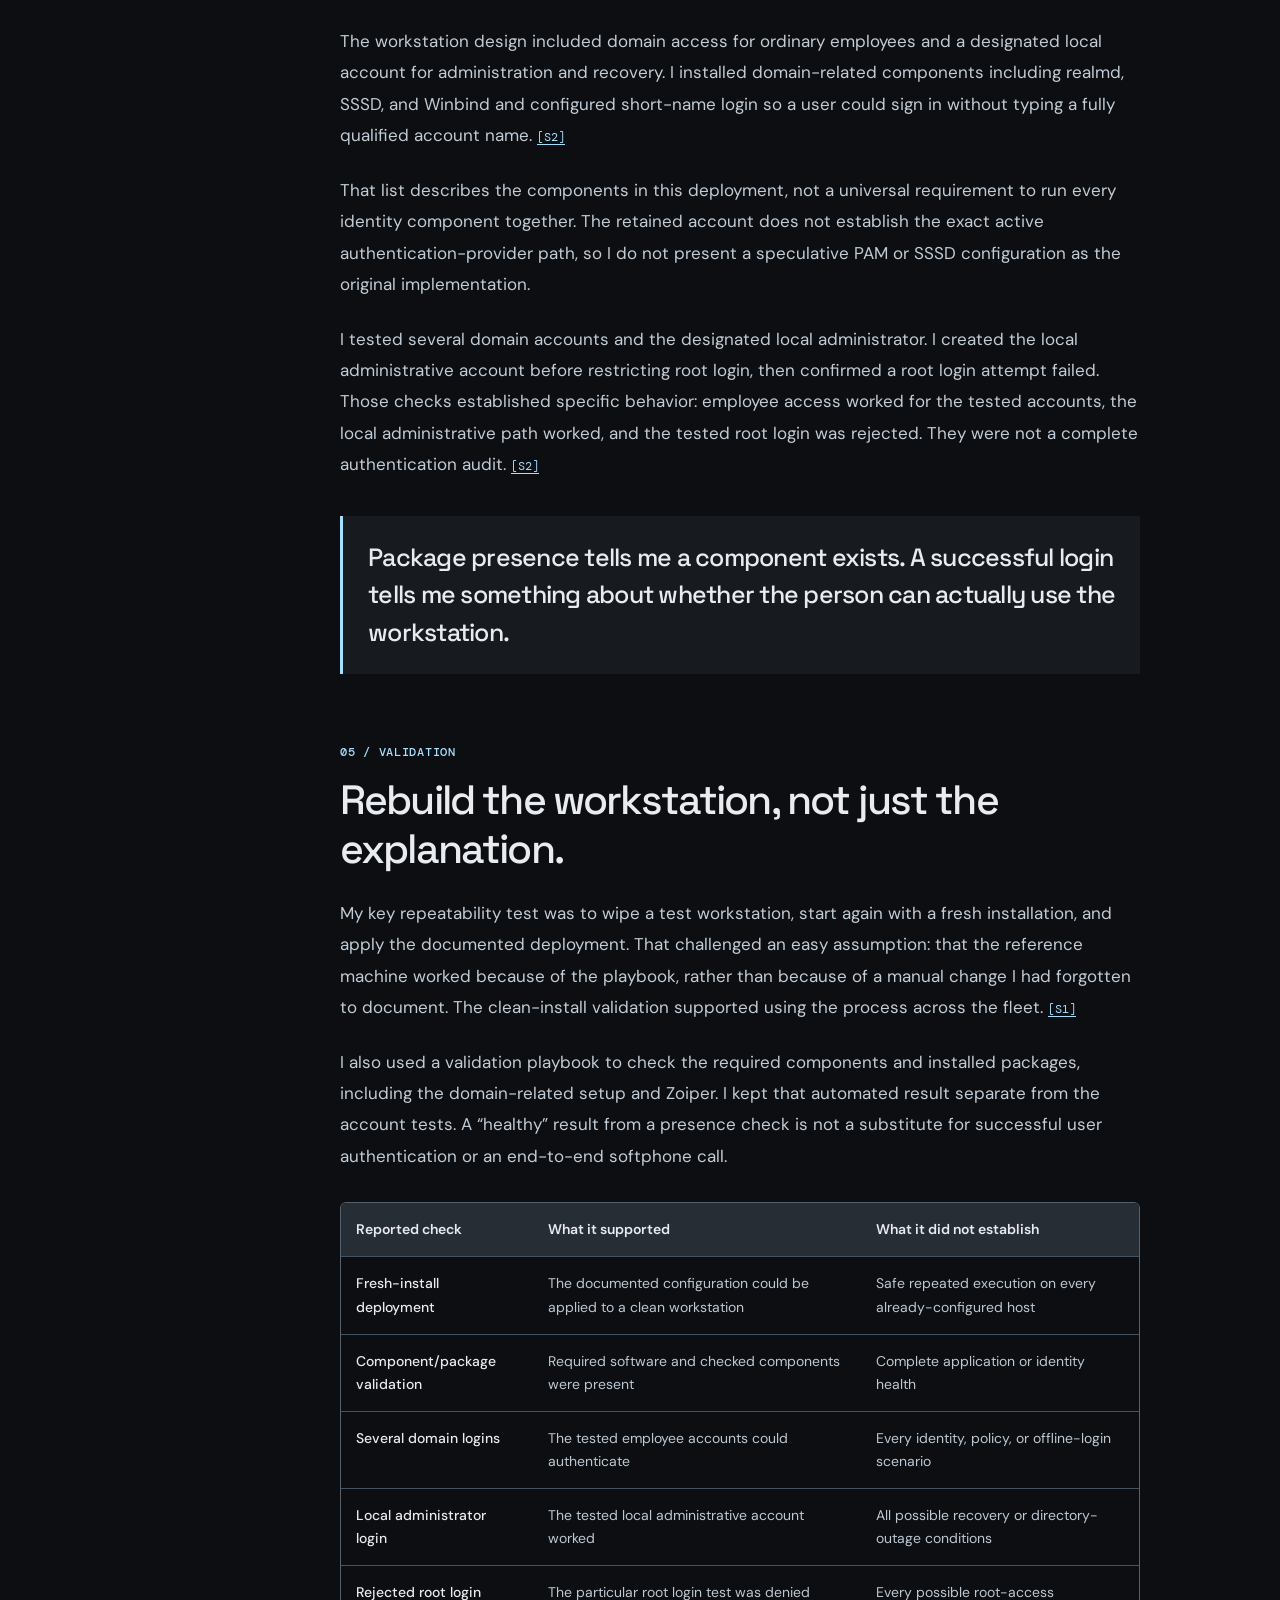
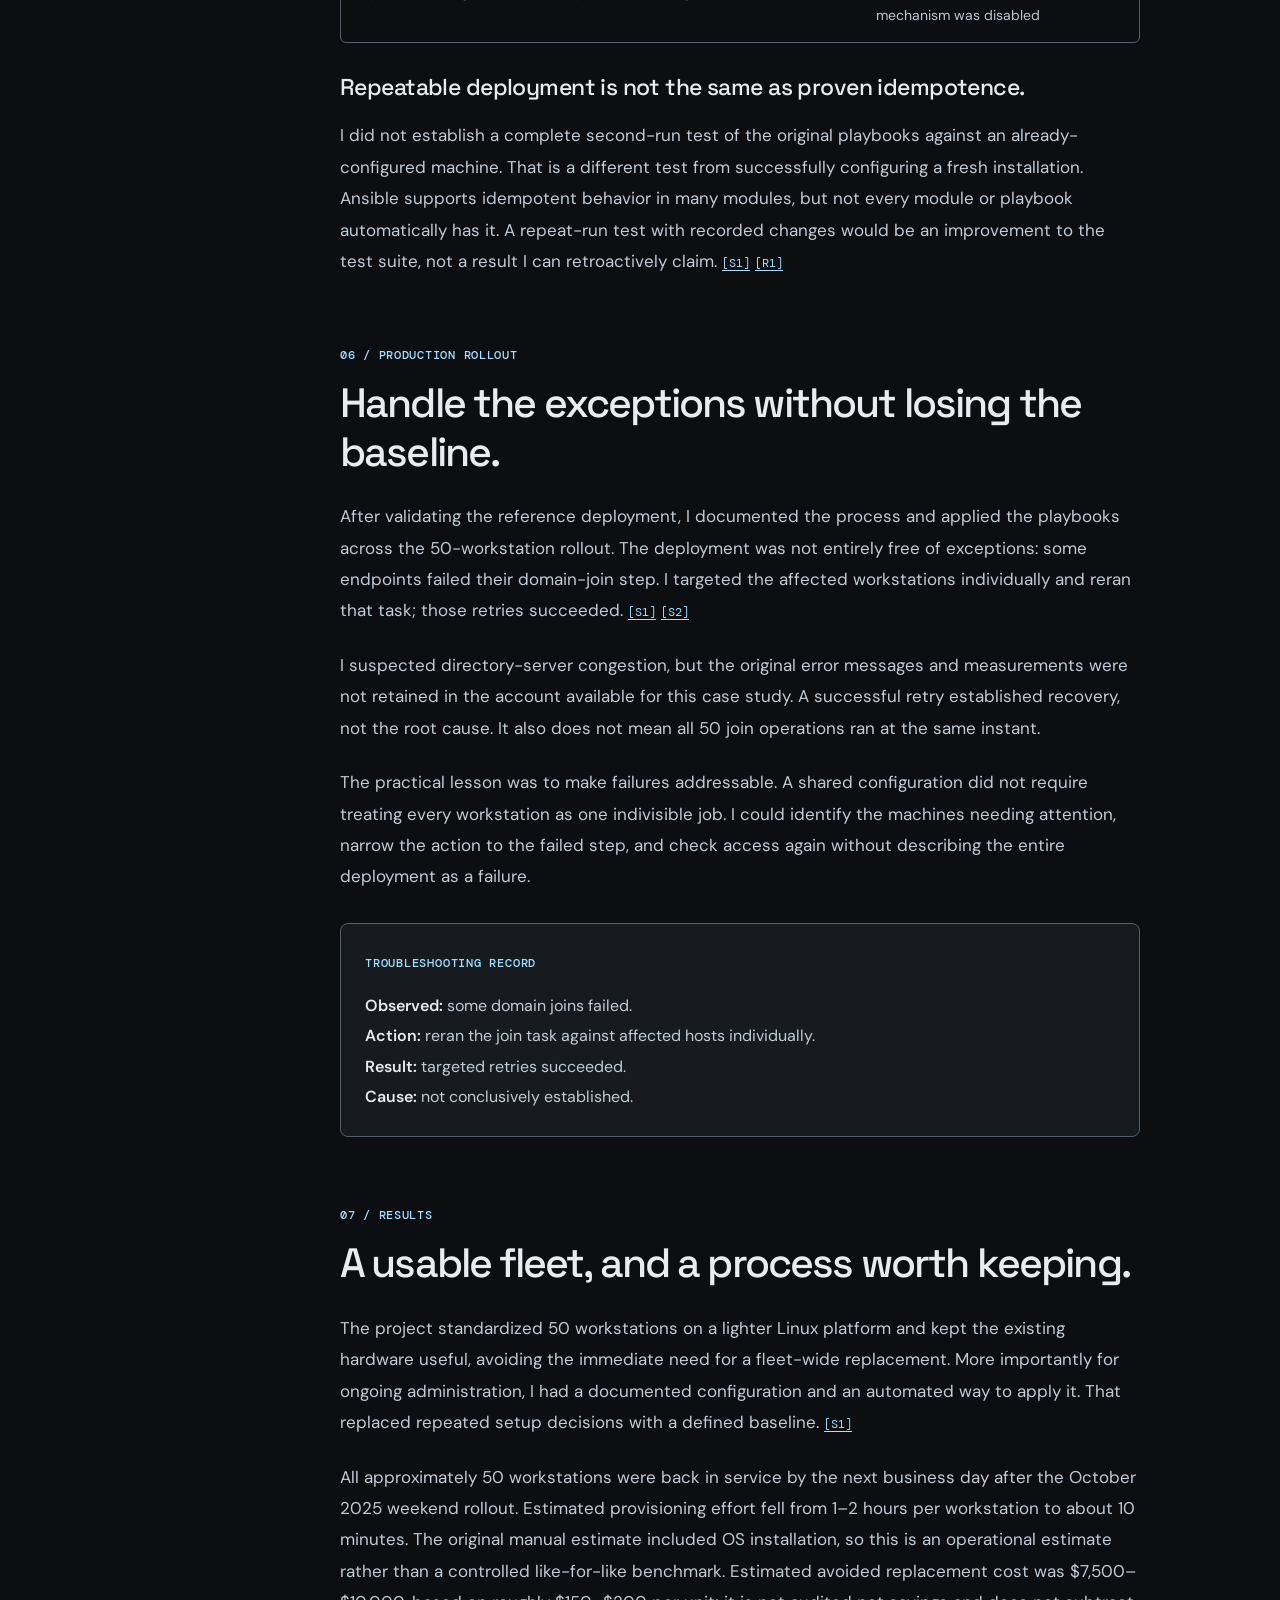
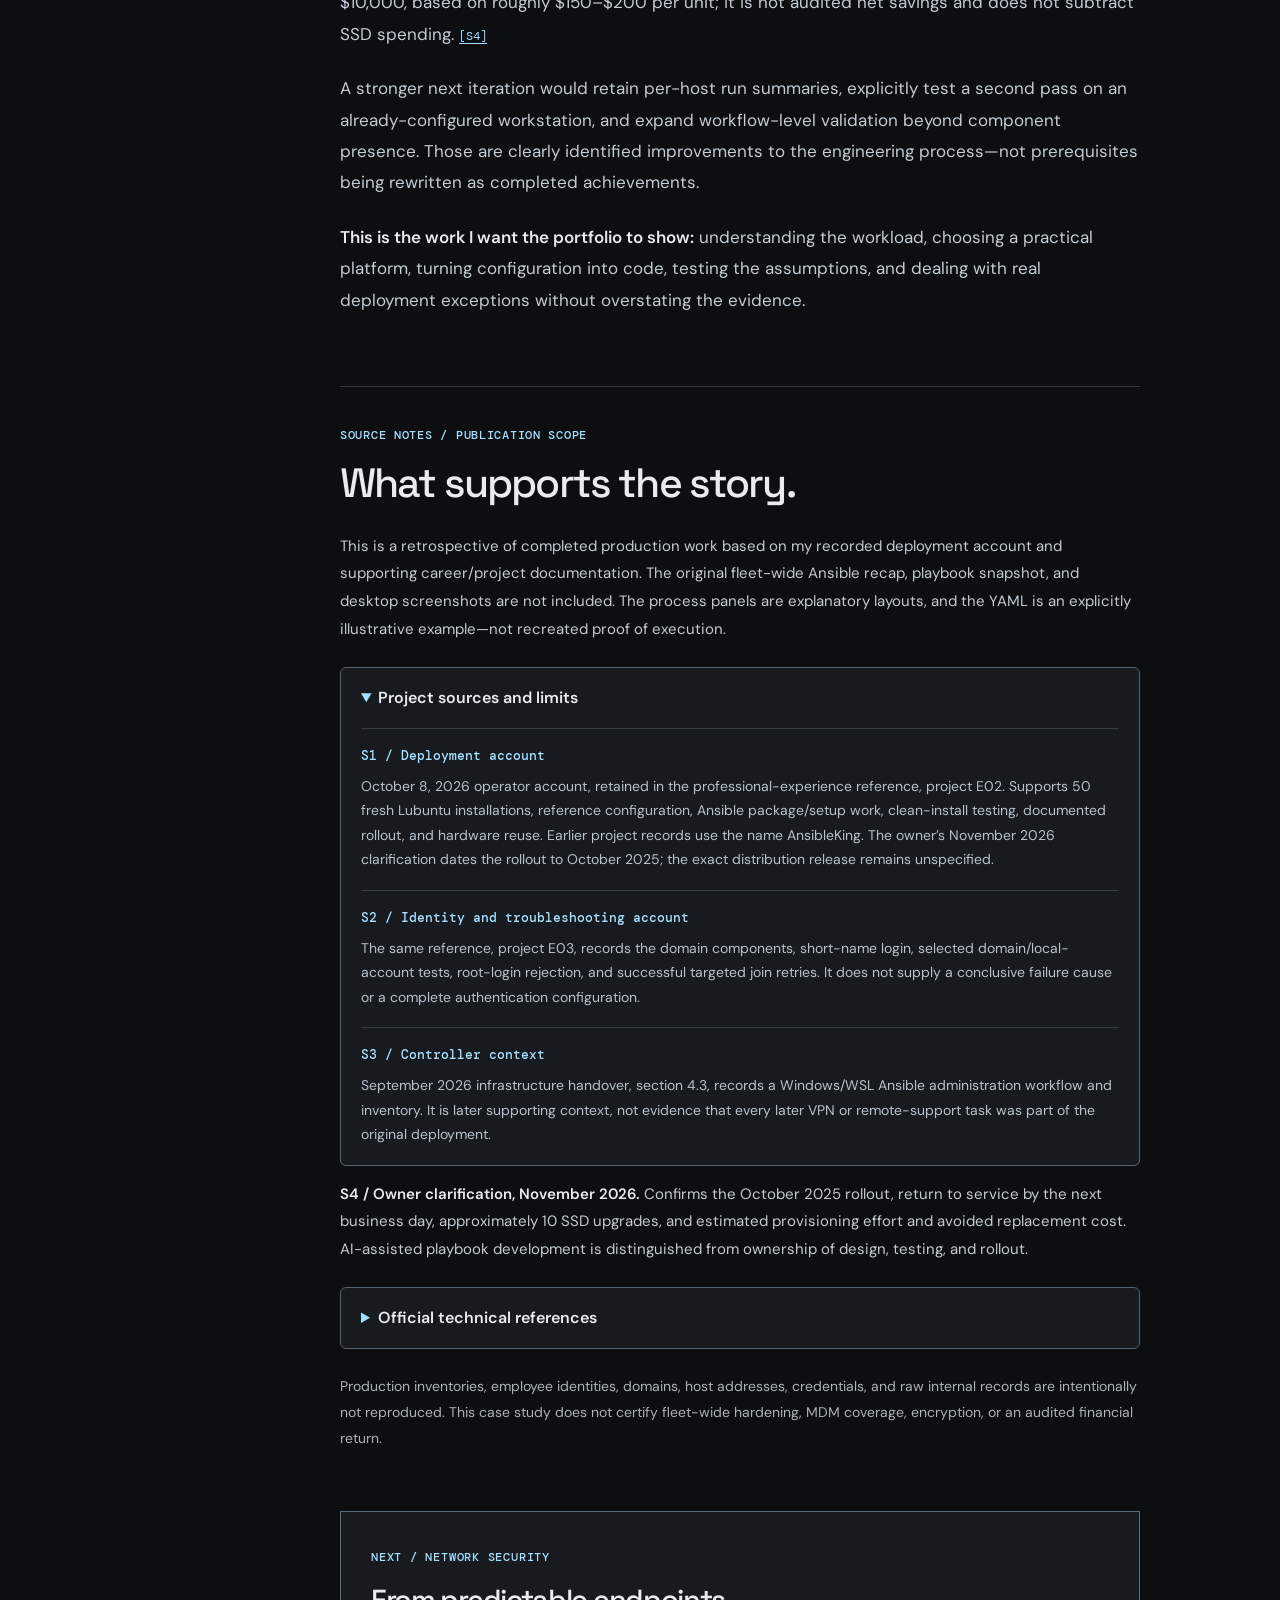
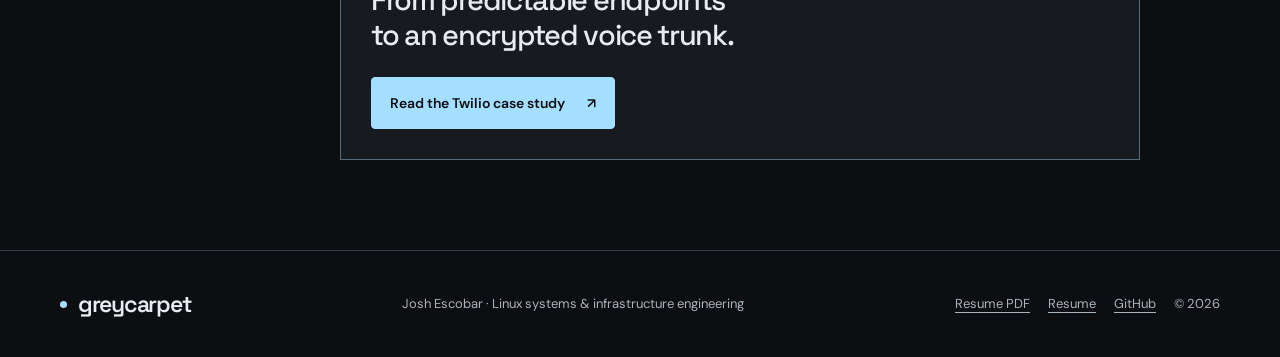
<file: projects/ansible-linux-deployment/index.html>
<!doctype html>
<html lang="en">
<head>
  <meta charset="utf-8">
  <meta name="viewport" content="width=device-width, initial-scale=1">
  <meta name="theme-color" content="#0C0E11">
  <meta name="description" content="How Josh Escobar standardized 50 aging workstations with Lubuntu and Ansible: a documented baseline, clean-install validation, domain integration, and production rollout.">
  <meta property="og:type" content="article">
  <meta property="og:title" content="Standardizing 50 Linux Workstations with Ansible — greycarpet">
  <meta property="og:description" content="A production endpoint migration: preserve usable hardware, define the configuration, automate the setup, and test beyond package installation.">
  <meta property="og:url" content="https://greycarpet.github.io/projects/ansible-linux-deployment/">
  <link rel="canonical" href="https://greycarpet.github.io/projects/ansible-linux-deployment/">
  <title>Standardizing 50 Linux Workstations with Ansible | Josh Escobar — greycarpet</title>
  <link rel="preconnect" href="https://fonts.googleapis.com">
  <link rel="preconnect" href="https://fonts.gstatic.com" crossorigin>
  <link href="https://fonts.googleapis.com/css2?family=DM+Mono:wght@400;500&amp;family=DM+Sans:wght@400;500;600;700&amp;family=Space+Grotesk:wght@400;500;600;700&amp;display=swap" rel="stylesheet">
  <link rel="stylesheet" href="case-study.css">
  <script src="../../script.js" defer></script>
  <noscript><style>.menu-toggle{display:none!important}.site-nav{display:flex!important;position:static!important;flex-wrap:wrap}.nav-shell{flex-wrap:wrap}.site-header{height:auto}</style></noscript>
</head>
<body>
  <a class="skip-link" href="#main">Skip to case study</a>
  <header class="site-header">
    <div class="nav-shell">
      <a class="brand" href="../../" aria-label="greycarpet, home">greycarpet</a>
      <span class="brand-descriptor">/ engineering portfolio</span>
      <button class="menu-toggle" type="button" aria-label="Open navigation" aria-expanded="false" aria-controls="site-nav"><span></span><span></span></button>
      <nav class="site-nav" id="site-nav" aria-label="Main navigation">
        <a href="../../#work">Work</a><a href="../../#experience">Experience</a><a href="../../#about">About</a><a href="../../resume/">Resume</a><a class="nav-contact" href="../../#contact">Contact <span aria-hidden="true">↗</span></a>
      </nav>
    </div>
  </header>
  <main id="main">
    <header class="study-hero wrap">
      <a class="back-link" href="../../#work">← All selected work</a>
      <p class="eyebrow">03 / LINUX INFRASTRUCTURE + AUTOMATION</p>
      <h1>50 workstations.<br><span>One defined baseline.</span></h1>
      <p class="deck">How I gave aging hardware a useful second life with Lubuntu—and turned a working desktop configuration into an Ansible-managed deployment process.</p>
      <div class="byline"><span>Josh Escobar</span><span>Linux Infrastructure &amp; Automation</span><span>Rollout October 2025 · Updated November 2026</span></div>
      <div class="tags" aria-label="Technologies"><span>Lubuntu</span><span>Ansible</span><span>YAML</span><span>SSH</span><span>Zoiper</span><span>Domain integration</span></div>
      <div class="project-summary" aria-label="Project summary"><p><strong>Problem:</strong> Approximately 50 aging Windows workstations performed poorly and a large hardware refresh was outside the budget.</p><p><strong>My contribution:</strong> I selected Lubuntu, defined the baseline, and used AI-assisted Ansible development to implement configuration automation. I owned testing, deployment, troubleshooting, and validation.</p><p><strong>Outcome:</strong> The October 2025 weekend rollout returned the fleet to service by the next business day. Most hardware was reused; about 10 systems received SSD upgrades costing roughly $30 each.</p></div>
      <p class="status"><strong>Production implementation.</strong> Fresh operating-system installs followed by automated workstation configuration—not a claim of zero-touch OS deployment.</p>
    </header>
    <section class="metrics-band" aria-label="Project outcomes">
      <div class="wrap metrics">
        <div><strong>50</strong><span>Workstations standardized</span></div>
        <div><strong>One baseline</strong><span>Defined and documented</span></div>
        <div><strong>Clean install</strong><span>Rebuild validation performed</span></div>
        <div><strong>Hardware reused</strong><span>Immediate fleet replacement avoided</span></div>
      </div>
    </section>
    <div class="wrap article-layout">
      <aside class="contents" aria-label="Case study contents">
        <p class="eyebrow">IN THIS CASE STUDY</p>
        <nav aria-label="Article navigation">
          <a href="#challenge">01 / The problem</a><a href="#baseline">02 / Define the baseline</a><a href="#automation">03 / Automate the setup</a><a href="#identity">04 / Preserve access</a><a href="#validation">05 / Test from a clean install</a><a href="#rollout">06 / Roll out and recover</a><a href="#outcome">07 / Results and lessons</a><a href="#sources">Sources and scope</a>
        </nav>
        <p class="sidebar-note">Project context: AnsibleKing, the workstation standardization initiative.</p>
      </aside>
      <article class="article">
        <p class="standfirst">The goal was not simply to install Linux. It was to make the next workstation predictable.</p>
        <p>At ECA Direct, aging Windows workstations were struggling with ordinary agent work. Replacing the fleet was one possible answer, but I first investigated whether a lighter operating system could make the existing machines useful again. The resulting project standardized 50 workstations on Lubuntu, then used Ansible to apply the configuration needed for daily operations. <a class="source-link" href="#s1">[S1]</a></p>
        <p>I owned the research, baseline definition, testing, documentation, and rollout, using AI assistance for playbook development and substantial scripting. The useful outcome was not just a different desktop: it was a defined setup that could be applied to a fresh installation instead of recreated from memory.</p>

        <section id="challenge">
          <p class="eyebrow">01 / THE PROBLEM</p>
          <h2>Keep the hardware.<br>Change how it is managed.</h2>
          <p>The business needed usable agent endpoints: a browser, a softphone, employee access, and the settings that made those tools practical. The existing machines were a poor fit for the demands of their Windows environment, but that did not automatically make the hardware unusable.</p>
          <p>I selected Lubuntu as the lighter platform for this workload. That solved only part of the problem. Installing a new operating system on 50 computers still leaves 50 opportunities to miss a package, apply a setting differently, or discover an access problem when someone needs to work.</p>
          <p>I treated the work as two related changes: <strong>refresh the operating system, then standardize the configuration.</strong> All 50 machines received fresh Lubuntu installations. Ansible ran afterward; it did not perform the original bare-metal OS installation. Keeping that boundary clear matters when describing what the automation actually accomplished. <a class="source-link" href="#s1">[S1]</a></p>
          <div class="comparison" aria-label="Before and after comparison">
            <div><span class="small-label">BEFORE</span><h3>Aging Windows endpoints</h3><p>Hardware struggled with everyday work; repeated setup depended on reproducing individual configuration steps.</p></div>
            <div><span class="small-label">AFTER</span><h3>A standard Linux workstation</h3><p>Fresh Lubuntu, a documented configuration, reusable playbooks, and checks for required components and access.</p></div>
          </div>
        </section>

        <section id="baseline">
          <p class="eyebrow">02 / BASELINE DESIGN</p>
          <h2>Make one workstation understandable before making fifty alike.</h2>
          <p>I started by creating and documenting a reference workstation. Its purpose was to establish what a usable agent desktop needed, not to produce a disk image to clone indiscriminately. I identified the required software, domain integration, browser and session settings, and the separation between an ordinary employee account and local administrative access.</p>
          <p>That baseline became the specification for the playbooks. Instead of treating “looks like the working computer” as the acceptance criterion, I could point to the components and settings that made up the intended state. The same reference also gave troubleshooting a starting point when an endpoint behaved differently. <a class="source-link" href="#s1">[S1]</a></p>
          <div class="table-scroll" role="region" aria-label="Workstation baseline responsibilities" tabindex="0">
            <table><thead><tr><th>Area</th><th>What the baseline addressed</th><th>Important distinction</th></tr></thead><tbody>
              <tr><td>Operating system</td><td>A consistent fresh Lubuntu installation</td><td>Installed before Ansible ran</td></tr>
              <tr><td>Application setup</td><td>Required packages, Zoiper, browser and operational settings</td><td>Installed software alone does not prove a working user workflow</td></tr>
              <tr><td>Identity</td><td>Domain components and employee login behavior</td><td>Check actual logins, not only package presence</td></tr>
              <tr><td>Administration</td><td>A designated local administrator and restricted root login</td><td>Retain a tested way to administer the workstation</td></tr>
              <tr><td>Verification</td><td>Configuration/component checks and selected account tests</td><td>Record what each check does—and does not—establish</td></tr>
            </tbody></table>
          </div>
        </section>

        <section id="automation">
          <p class="eyebrow">03 / CONFIGURATION AS CODE</p>
          <h2>Turn the setup procedure into something executable.</h2>
          <p>I used Ansible playbooks to express the repeatable setup, including APT-based package installation and the supporting configuration. The administration workflow used Windows/WSL, SSH, YAML, an inventory, and Git-managed project files. A later infrastructure handover corroborates that controller and inventory arrangement; it is supporting context, not a transcript of the original 50-machine run. <a class="source-link" href="#s1">[S1]</a> <a class="source-link" href="#s3">[S3]</a></p>
          <p>Ansible fit a task in which the same configuration needed to reach multiple Linux hosts. Its playbooks can target defined hosts and groups and organize configuration steps in order. Using the <code>apt</code> module let package tasks describe the desired installed state rather than depend entirely on a sequence of interactive commands. <a class="source-link" href="#r1">[R1]</a> <a class="source-link" href="#r2">[R2]</a></p>
          <figure class="process-figure">
            <ol class="process"><li><span>01</span><strong>Install Lubuntu</strong><small>Separate OS setup</small></li><li><span>02</span><strong>Apply playbooks</strong><small>Configuration automation</small></li><li><span>03</span><strong>Check the result</strong><small>Components and access</small></li></ol>
            <figcaption>Workflow summary, not a deployment log. Ansible owns the configuration stage; the original fresh installations remain a distinct step.</figcaption>
          </figure>
          <figure class="code-panel">
            <div class="panel-heading"><span>ILLUSTRATIVE TASK</span><span>NOT ORIGINAL PRODUCTION CODE</span></div>
            <pre tabindex="0" aria-label="Illustrative Ansible package installation task"><code>- name: Ensure approved workstation packages are installed
  ansible.builtin.apt:
    name: "{{ workstation_packages }}"
    state: present</code></pre>
            <figcaption>This teaching example illustrates the module used in the project. The package variable is intentionally undefined here. It is not an extracted playbook, a complete deployment recipe, or evidence of a new execution. <a href="#r2">[R2]</a></figcaption>
          </figure>
          <p>The engineering value came from moving configuration out of an administrator's memory and into an explicit, reviewable process. It also made the work easier to explain: which machines were targeted, which step was responsible for a change, and which part needed attention when a host did not finish as expected.</p>
        </section>

        <section id="identity">
          <p class="eyebrow">04 / IDENTITY AND RECOVERY ACCESS</p>
          <h2>A configured desktop still needs a usable login.</h2>
          <p>The workstation design included domain access for ordinary employees and a designated local account for administration and recovery. I installed domain-related components including realmd, SSSD, and Winbind and configured short-name login so a user could sign in without typing a fully qualified account name. <a class="source-link" href="#s2">[S2]</a></p>
          <p>That list describes the components in this deployment, not a universal requirement to run every identity component together. The retained account does not establish the exact active authentication-provider path, so I do not present a speculative PAM or SSSD configuration as the original implementation.</p>
          <p>I tested several domain accounts and the designated local administrator. I created the local administrative account before restricting root login, then confirmed a root login attempt failed. Those checks established specific behavior: employee access worked for the tested accounts, the local administrative path worked, and the tested root login was rejected. They were not a complete authentication audit. <a class="source-link" href="#s2">[S2]</a></p>
          <blockquote>Package presence tells me a component exists. A successful login tells me something about whether the person can actually use the workstation.</blockquote>
        </section>

        <section id="validation">
          <p class="eyebrow">05 / VALIDATION</p>
          <h2>Rebuild the workstation, not just the explanation.</h2>
          <p>My key repeatability test was to wipe a test workstation, start again with a fresh installation, and apply the documented deployment. That challenged an easy assumption: that the reference machine worked because of the playbook, rather than because of a manual change I had forgotten to document. The clean-install validation supported using the process across the fleet. <a class="source-link" href="#s1">[S1]</a></p>
          <p>I also used a validation playbook to check the required components and installed packages, including the domain-related setup and Zoiper. I kept that automated result separate from the account tests. A “healthy” result from a presence check is not a substitute for successful user authentication or an end-to-end softphone call.</p>
          <div class="table-scroll" role="region" aria-label="Reported validation and its limits" tabindex="0">
            <table><thead><tr><th>Reported check</th><th>What it supported</th><th>What it did not establish</th></tr></thead><tbody>
              <tr><td>Fresh-install deployment</td><td>The documented configuration could be applied to a clean workstation</td><td>Safe repeated execution on every already-configured host</td></tr>
              <tr><td>Component/package validation</td><td>Required software and checked components were present</td><td>Complete application or identity health</td></tr>
              <tr><td>Several domain logins</td><td>The tested employee accounts could authenticate</td><td>Every identity, policy, or offline-login scenario</td></tr>
              <tr><td>Local administrator login</td><td>The tested local administrative account worked</td><td>All possible recovery or directory-outage conditions</td></tr>
              <tr><td>Rejected root login</td><td>The particular root login test was denied</td><td>Every possible root-access mechanism was disabled</td></tr>
            </tbody></table>
          </div>
          <h3>Repeatable deployment is not the same as proven idempotence.</h3>
          <p>I did not establish a complete second-run test of the original playbooks against an already-configured machine. That is a different test from successfully configuring a fresh installation. Ansible supports idempotent behavior in many modules, but not every module or playbook automatically has it. A repeat-run test with recorded changes would be an improvement to the test suite, not a result I can retroactively claim. <a class="source-link" href="#s1">[S1]</a> <a class="source-link" href="#r1">[R1]</a></p>
        </section>

        <section id="rollout">
          <p class="eyebrow">06 / PRODUCTION ROLLOUT</p>
          <h2>Handle the exceptions without losing the baseline.</h2>
          <p>After validating the reference deployment, I documented the process and applied the playbooks across the 50-workstation rollout. The deployment was not entirely free of exceptions: some endpoints failed their domain-join step. I targeted the affected workstations individually and reran that task; those retries succeeded. <a class="source-link" href="#s1">[S1]</a> <a class="source-link" href="#s2">[S2]</a></p>
          <p>I suspected directory-server congestion, but the original error messages and measurements were not retained in the account available for this case study. A successful retry established recovery, not the root cause. It also does not mean all 50 join operations ran at the same instant.</p>
          <p>The practical lesson was to make failures addressable. A shared configuration did not require treating every workstation as one indivisible job. I could identify the machines needing attention, narrow the action to the failed step, and check access again without describing the entire deployment as a failure.</p>
          <div class="lesson"><span class="small-label">TROUBLESHOOTING RECORD</span><p><strong>Observed:</strong> some domain joins failed.<br><strong>Action:</strong> reran the join task against affected hosts individually.<br><strong>Result:</strong> targeted retries succeeded.<br><strong>Cause:</strong> not conclusively established.</p></div>
        </section>

        <section id="outcome">
          <p class="eyebrow">07 / RESULTS</p>
          <h2>A usable fleet, and a process worth keeping.</h2>
          <p>The project standardized 50 workstations on a lighter Linux platform and kept the existing hardware useful, avoiding the immediate need for a fleet-wide replacement. More importantly for ongoing administration, I had a documented configuration and an automated way to apply it. That replaced repeated setup decisions with a defined baseline. <a class="source-link" href="#s1">[S1]</a></p>
          <p>All approximately 50 workstations were back in service by the next business day after the October 2025 weekend rollout. Estimated provisioning effort fell from 1–2 hours per workstation to about 10 minutes. The original manual estimate included OS installation, so this is an operational estimate rather than a controlled like-for-like benchmark. Estimated avoided replacement cost was $7,500–$10,000, based on roughly $150–$200 per unit; it is not audited net savings and does not subtract SSD spending. <a class="source-link" href="#s4">[S4]</a></p>
          <p>A stronger next iteration would retain per-host run summaries, explicitly test a second pass on an already-configured workstation, and expand workflow-level validation beyond component presence. Those are clearly identified improvements to the engineering process—not prerequisites being rewritten as completed achievements.</p>
          <p><strong>This is the work I want the portfolio to show:</strong> understanding the workload, choosing a practical platform, turning configuration into code, testing the assumptions, and dealing with real deployment exceptions without overstating the evidence.</p>
        </section>

        <section id="sources" class="source-section">
          <p class="eyebrow">SOURCE NOTES / PUBLICATION SCOPE</p>
          <h2>What supports the story.</h2>
          <p>This is a retrospective of completed production work based on my recorded deployment account and supporting career/project documentation. The original fleet-wide Ansible recap, playbook snapshot, and desktop screenshots are not included. The process panels are explanatory layouts, and the YAML is an explicitly illustrative example—not recreated proof of execution.</p>
          <details open><summary>Project sources and limits</summary><dl class="source-list">
            <div id="s1"><dt>S1 / Deployment account</dt><dd>October 8, 2026 operator account, retained in the professional-experience reference, project E02. Supports 50 fresh Lubuntu installations, reference configuration, Ansible package/setup work, clean-install testing, documented rollout, and hardware reuse. Earlier project records use the name AnsibleKing. The owner’s November 2026 clarification dates the rollout to October 2025; the exact distribution release remains unspecified.</dd></div>
            <div id="s2"><dt>S2 / Identity and troubleshooting account</dt><dd>The same reference, project E03, records the domain components, short-name login, selected domain/local-account tests, root-login rejection, and successful targeted join retries. It does not supply a conclusive failure cause or a complete authentication configuration.</dd></div>
            <div id="s3"><dt>S3 / Controller context</dt><dd>September 2026 infrastructure handover, section 4.3, records a Windows/WSL Ansible administration workflow and inventory. It is later supporting context, not evidence that every later VPN or remote-support task was part of the original deployment.</dd></div>
          </dl></details>
          <p id="s4"><strong>S4 / Owner clarification, November 2026.</strong> Confirms the October 2025 rollout, return to service by the next business day, approximately 10 SSD upgrades, and estimated provisioning effort and avoided replacement cost. AI-assisted playbook development is distinguished from ownership of design, testing, and rollout.</p>
          <details><summary>Official technical references</summary><dl class="source-list">
            <div id="r1"><dt>R1 / Playbooks and idempotence</dt><dd><a href="https://docs.ansible.com/projects/ansible/latest/playbook_guide/playbooks_intro.html">Ansible Community Documentation: playbooks</a>. Explains targeting, ordered tasks, and why not every playbook is idempotent. Reference checked October 13, 2026; it explains platform behavior, not historical execution.</dd></div>
            <div id="r2"><dt>R2 / Package state</dt><dd><a href="https://docs.ansible.com/projects/ansible/latest/collections/ansible/builtin/apt_module.html">Ansible Community Documentation: ansible.builtin.apt</a>. Supports the package-state explanation and illustrative task. Reference checked October 13, 2026.</dd></div>
          </dl></details>
          <p class="publication-note">Production inventories, employee identities, domains, host addresses, credentials, and raw internal records are intentionally not reproduced. This case study does not certify fleet-wide hardening, MDM coverage, encryption, or an audited financial return.</p>
        </section>
        <div class="article-end"><div><span class="eyebrow">NEXT / NETWORK SECURITY</span><h2>From predictable endpoints<br>to an encrypted voice trunk.</h2></div><a class="button" href="../secure-voice-trunk/">Read the Twilio case study <span aria-hidden="true">↗</span></a></div>
      </article>
    </div>
  </main>
  <footer class="site-footer"><div class="wrap footer-inner"><a class="brand" href="../../">greycarpet</a><span>Josh Escobar · Linux systems &amp; infrastructure engineering</span><div><a href="../../resume/">Resume</a><a href="https://github.com/greycarpet">GitHub</a><span>© <span id="year">2026</span></span></div></div></footer>
</body>
</html>
</file>
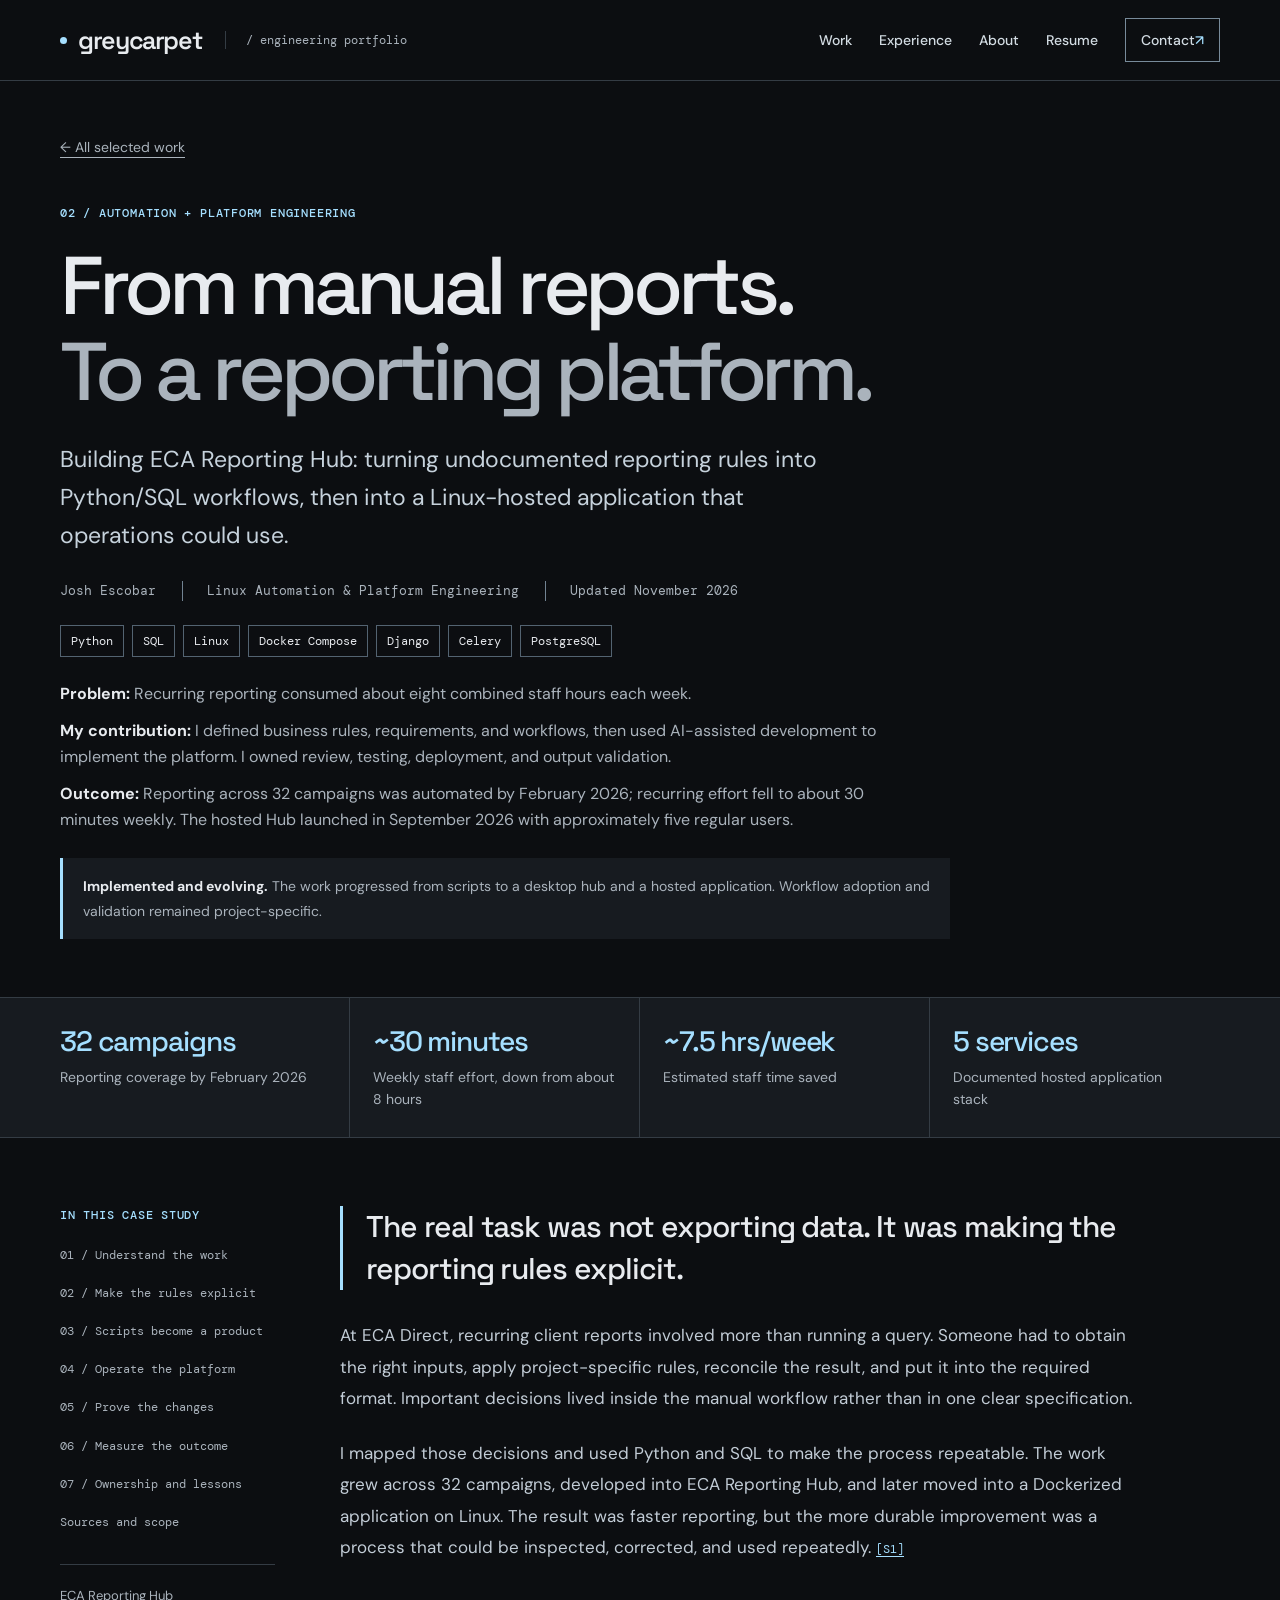
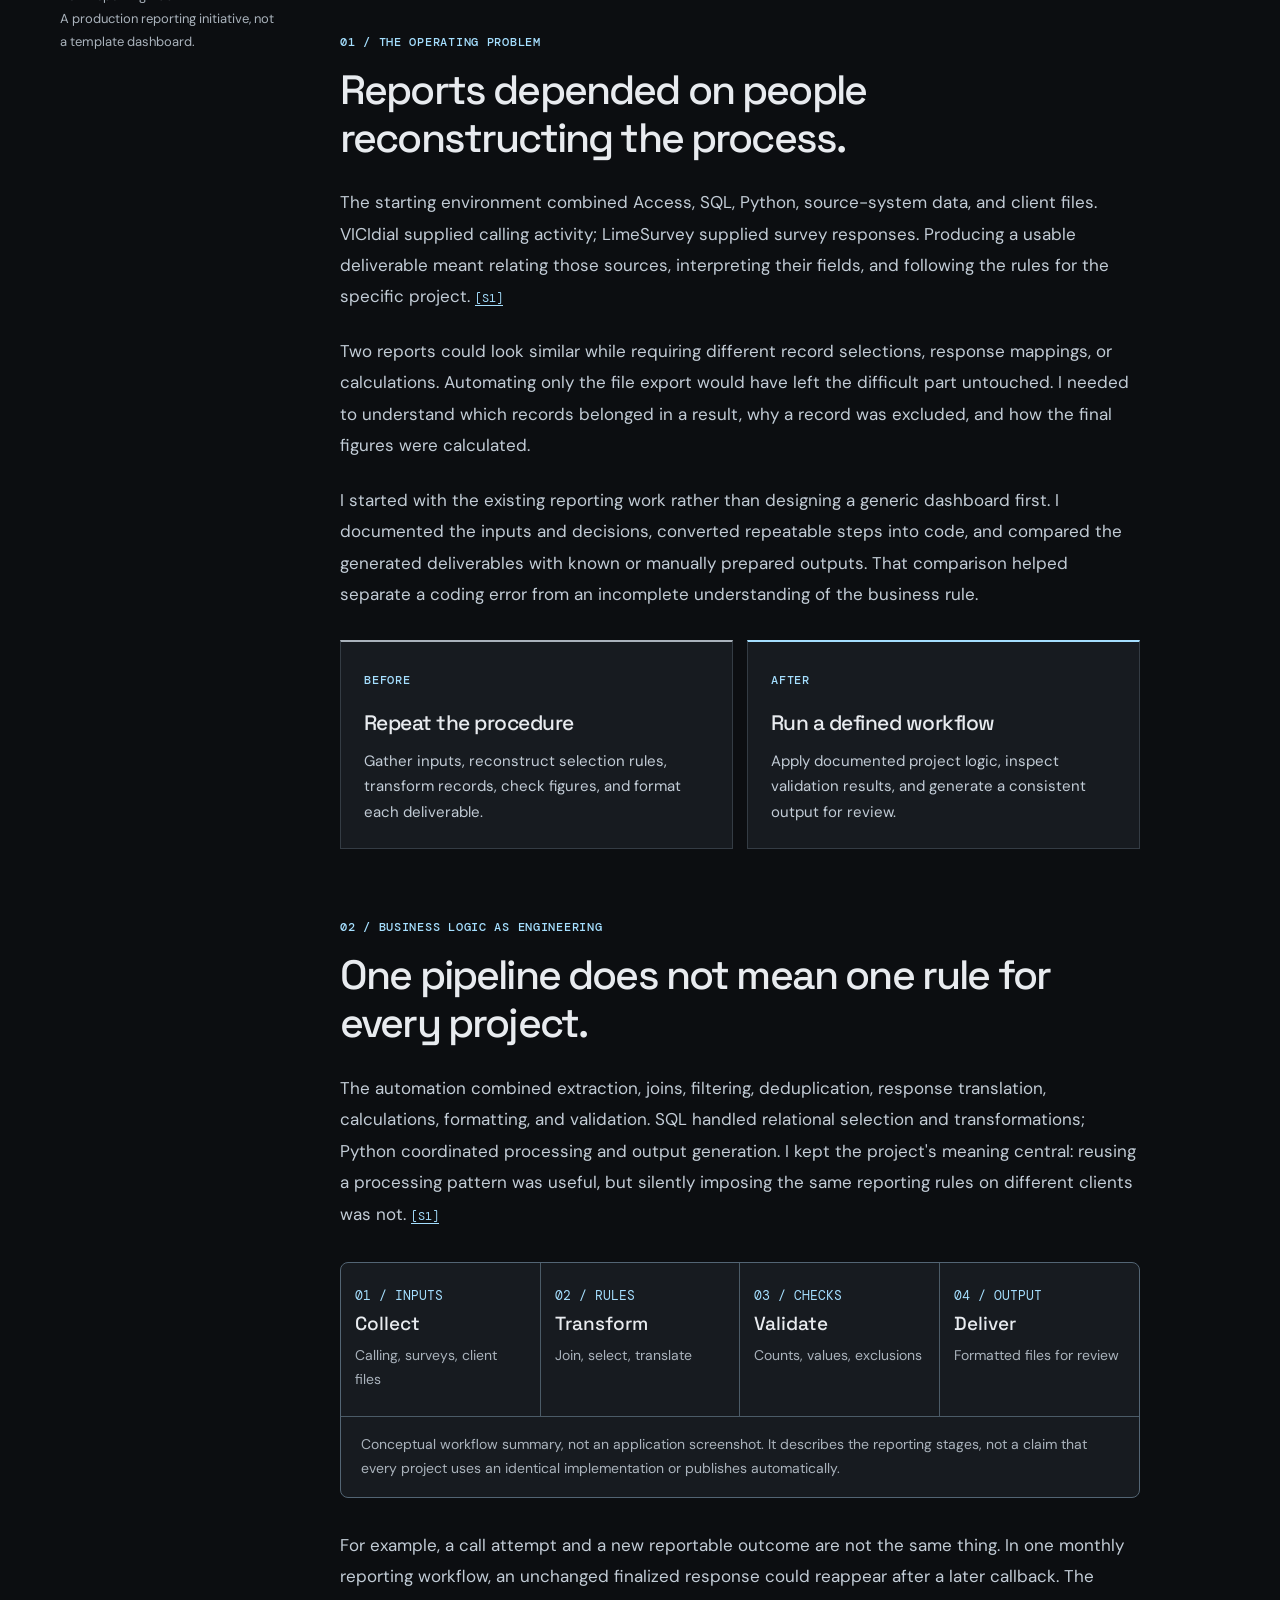
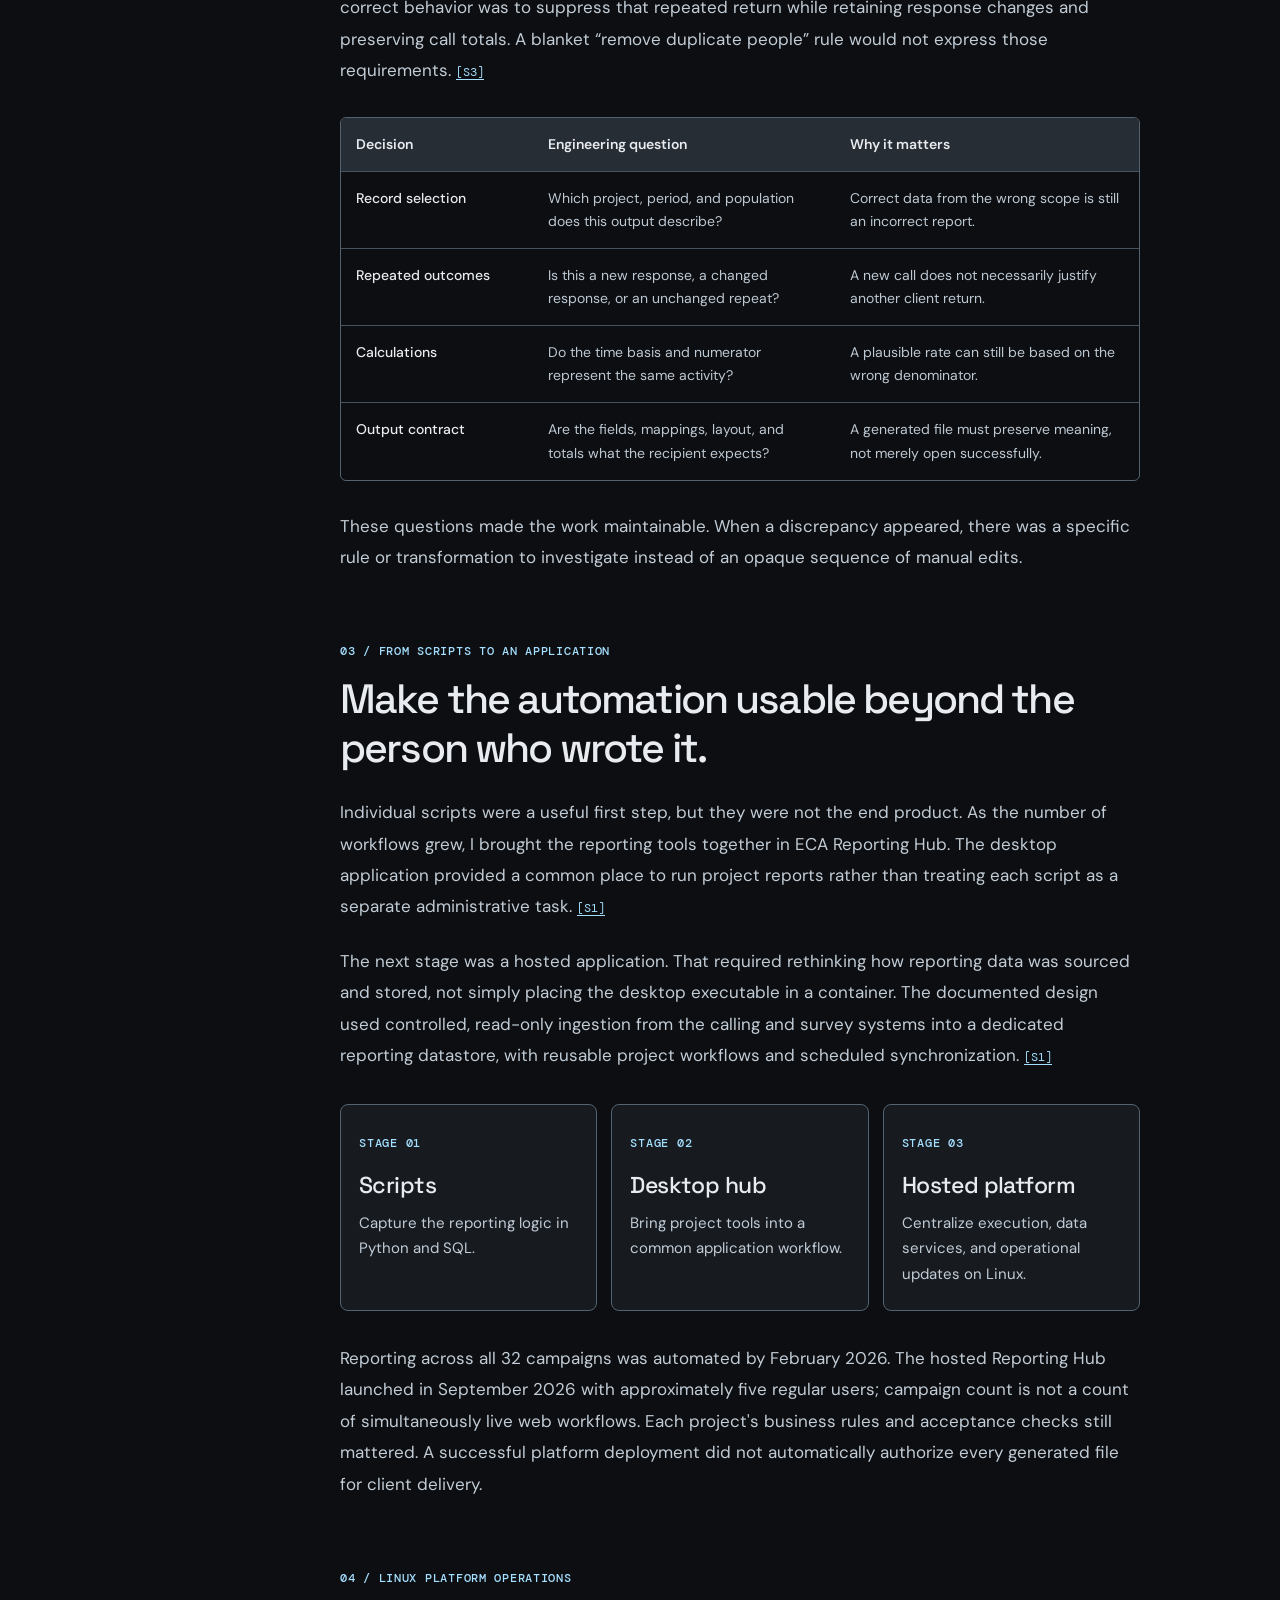
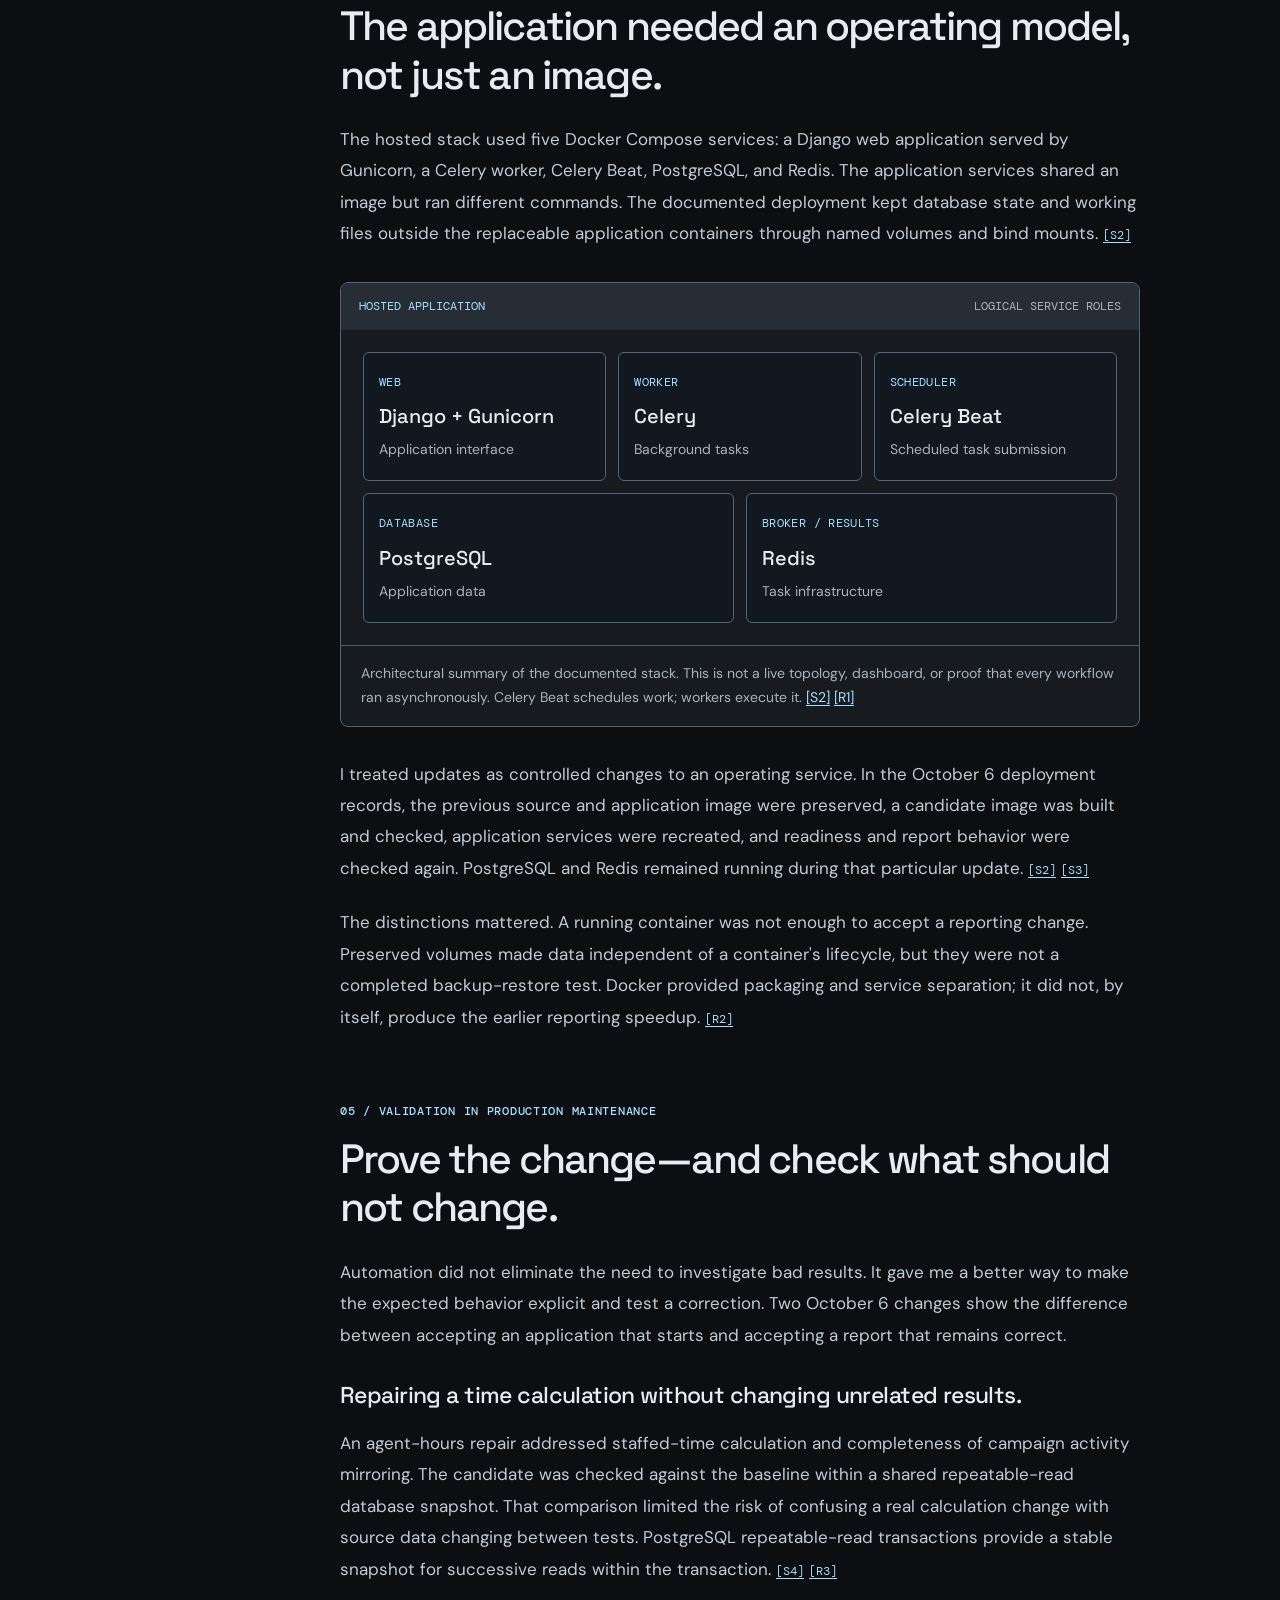
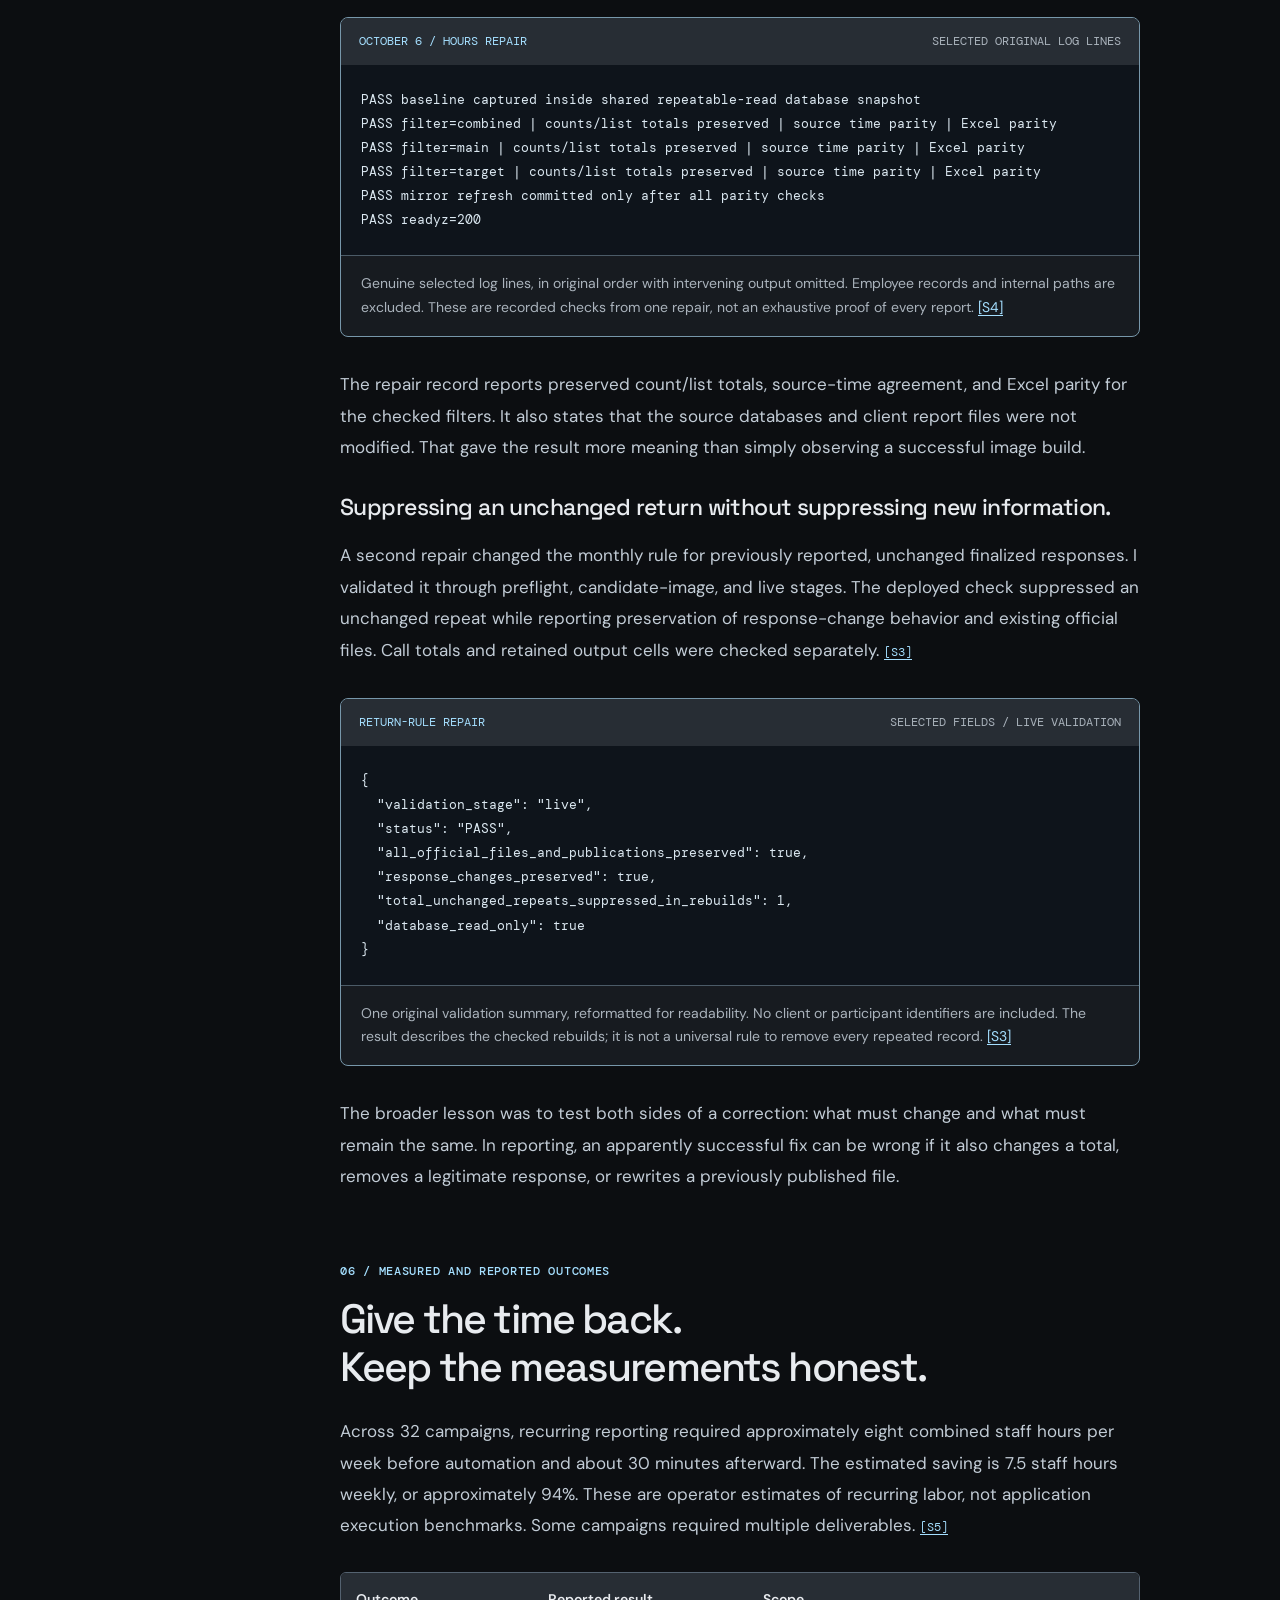
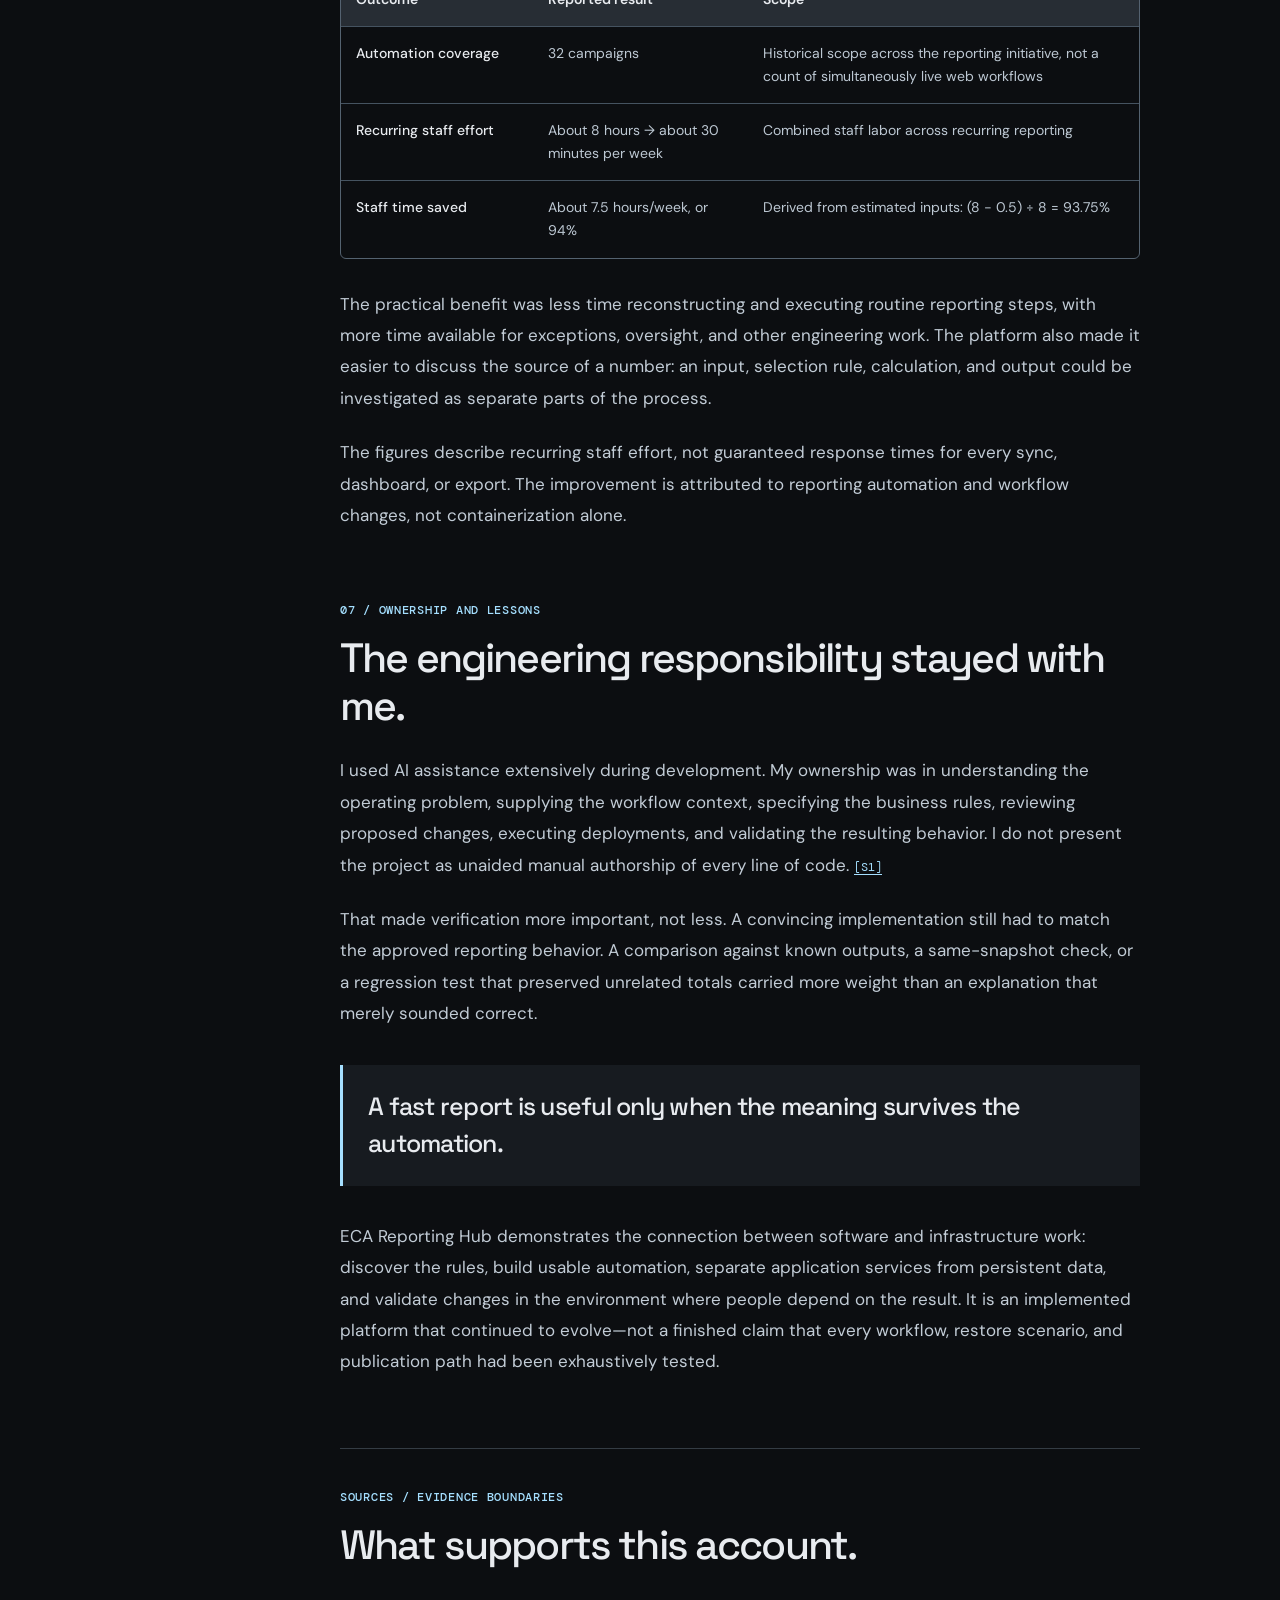
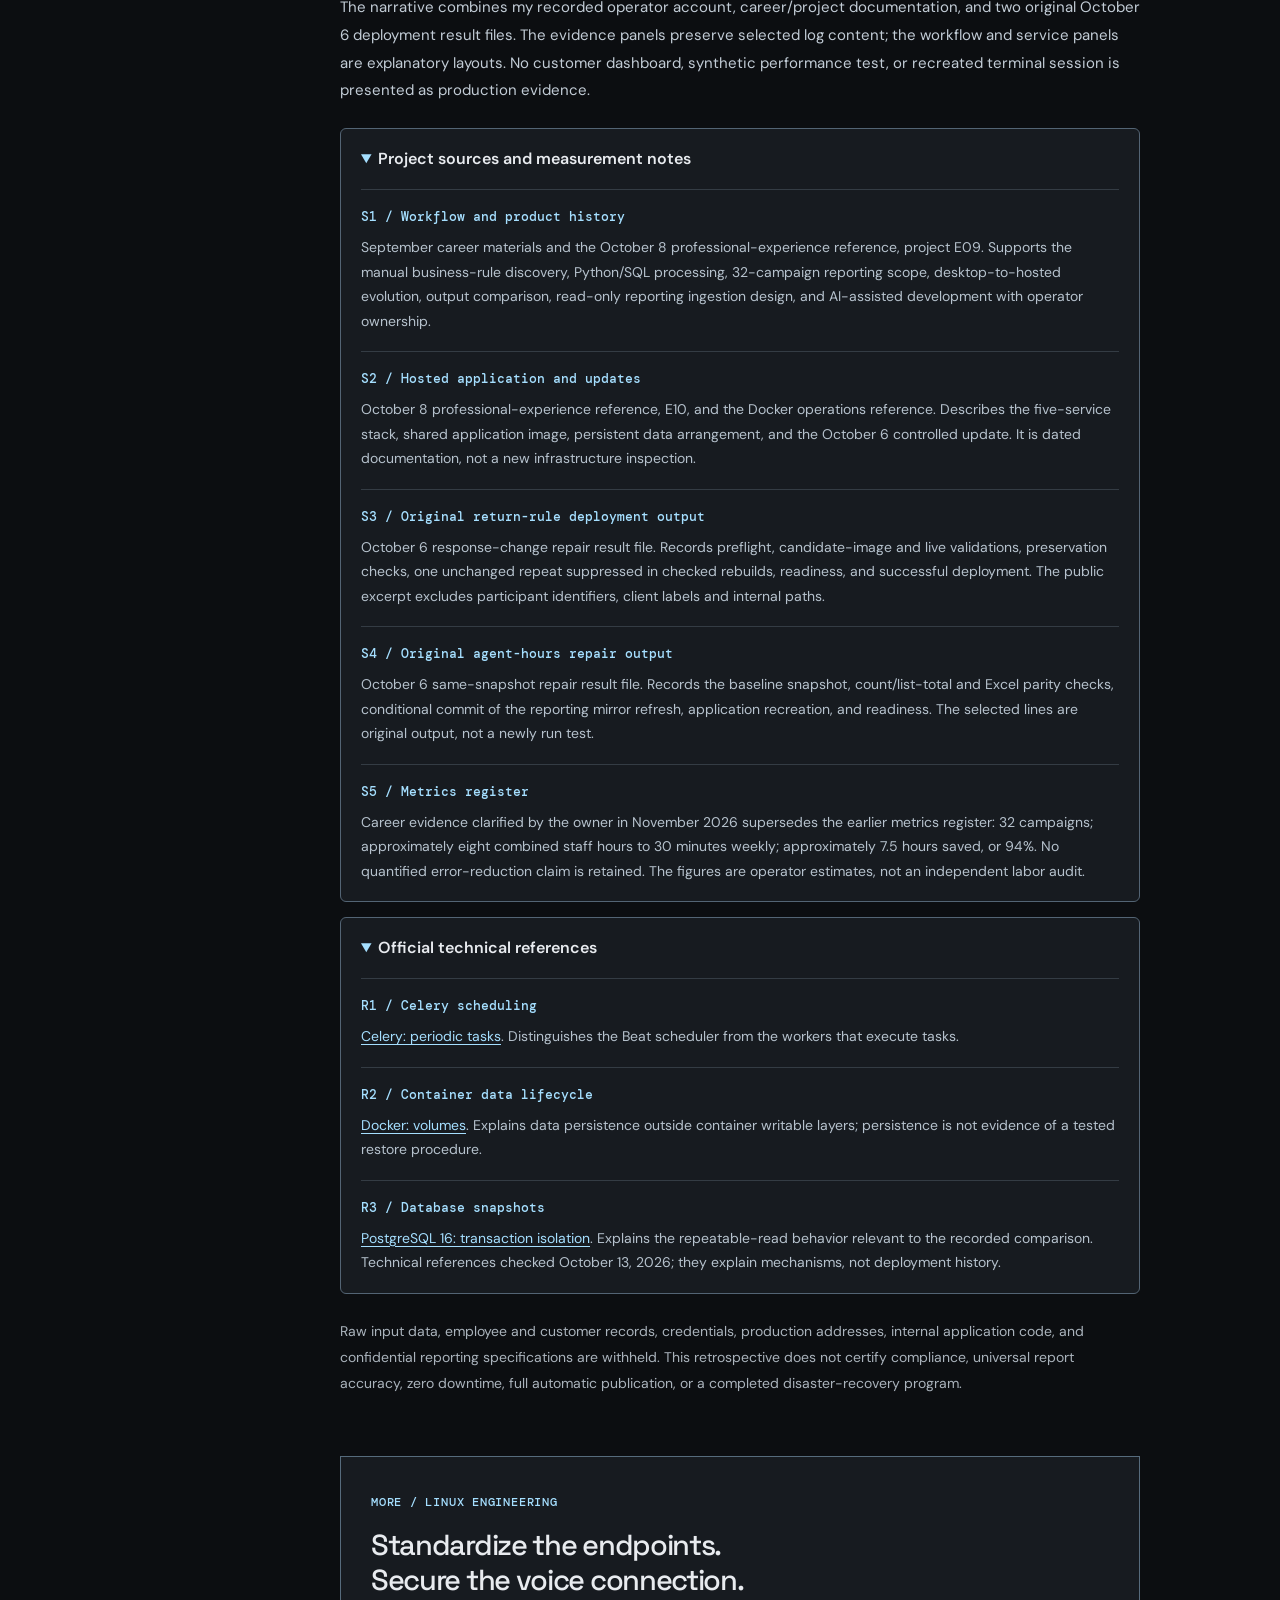
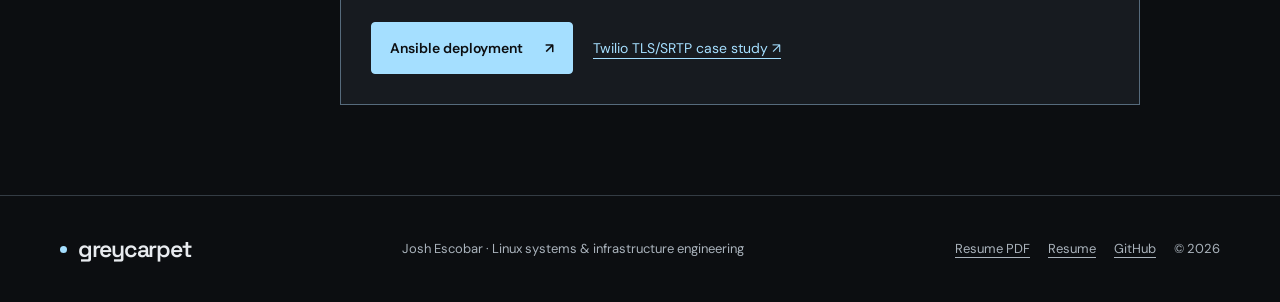
<file: projects/reporting-hub/index.html>
<!doctype html>
<html lang="en">
<head>
  <meta charset="utf-8">
  <meta name="viewport" content="width=device-width, initial-scale=1">
  <meta name="theme-color" content="#0C0E11">
  <meta name="description" content="Josh Escobar's ECA Reporting Hub case study: Python/SQL automation across 32 campaigns, evolving from scripts into a Linux-hosted application with validation and controlled updates.">
  <meta property="og:type" content="article">
  <meta property="og:title" content="From Manual Reports to a Reporting Platform | Josh Escobar — greycarpet">
  <meta property="og:description" content="Capturing business rules, automating deliverables, and operating a Dockerized reporting application without treating speed as proof of correctness.">
  <meta property="og:url" content="https://greycarpet.github.io/projects/reporting-hub/">
  <link rel="canonical" href="https://greycarpet.github.io/projects/reporting-hub/">
  <title>ECA Reporting Hub — Python &amp; SQL Automation | Josh Escobar — greycarpet</title>
  <link rel="preconnect" href="https://fonts.googleapis.com">
  <link rel="preconnect" href="https://fonts.gstatic.com" crossorigin>
  <link href="https://fonts.googleapis.com/css2?family=DM+Mono:wght@400;500&amp;family=DM+Sans:wght@400;500;600;700&amp;family=Space+Grotesk:wght@400;500;600;700&amp;display=swap" rel="stylesheet">
  <link rel="stylesheet" href="case-study.css">
  <script src="../../script.js" defer></script>
  <noscript><style>.menu-toggle{display:none!important}.site-nav{display:flex!important;position:static!important;flex-wrap:wrap}.nav-shell{flex-wrap:wrap}.site-header{height:auto}</style></noscript>
</head>
<body>
  <a class="skip-link" href="#main">Skip to case study</a>
  <header class="site-header"><div class="nav-shell">
    <a class="brand" href="../../" aria-label="greycarpet, home">greycarpet</a>
    <span class="brand-descriptor">/ engineering portfolio</span>
    <button class="menu-toggle" type="button" aria-label="Open navigation" aria-expanded="false" aria-controls="site-nav"><span></span><span></span></button>
    <nav class="site-nav" id="site-nav" aria-label="Main navigation"><a href="../../#work">Work</a><a href="../../#experience">Experience</a><a href="../../#about">About</a><a href="../../resume/">Resume</a><a class="nav-contact" href="../../#contact">Contact <span aria-hidden="true">↗</span></a></nav>
  </div></header>
  <main id="main">
    <header class="study-hero wrap">
      <a class="back-link" href="../../#work">← All selected work</a>
      <p class="eyebrow">02 / AUTOMATION + PLATFORM ENGINEERING</p>
      <h1>From manual reports.<br><span>To a reporting platform.</span></h1>
      <p class="deck">Building ECA Reporting Hub: turning undocumented reporting rules into Python/SQL workflows, then into a Linux-hosted application that operations could use.</p>
      <div class="byline"><span>Josh Escobar</span><span>Linux Automation &amp; Platform Engineering</span><span>Updated November 2026</span></div>
      <div class="tags" aria-label="Technologies"><span>Python</span><span>SQL</span><span>Linux</span><span>Docker Compose</span><span>Django</span><span>Celery</span><span>PostgreSQL</span></div>
      <div class="project-summary" aria-label="Project summary"><p><strong>Problem:</strong> Recurring reporting consumed about eight combined staff hours each week.</p><p><strong>My contribution:</strong> I defined business rules, requirements, and workflows, then used AI-assisted development to implement the platform. I owned review, testing, deployment, and output validation.</p><p><strong>Outcome:</strong> Reporting across 32 campaigns was automated by February 2026; recurring effort fell to about 30 minutes weekly. The hosted Hub launched in September 2026 with approximately five regular users.</p></div>
      <p class="status"><strong>Implemented and evolving.</strong> The work progressed from scripts to a desktop hub and a hosted application. Workflow adoption and validation remained project-specific.</p>
    </header>
    <section class="metrics-band" aria-label="Reported project impact"><div class="wrap metrics">
      <div><strong>32 campaigns</strong><span>Reporting coverage by February 2026</span></div>
      <div><strong>~30 minutes</strong><span>Weekly staff effort, down from about 8 hours</span></div>
      <div><strong>~7.5 hrs/week</strong><span>Estimated staff time saved</span></div>
      <div><strong>5 services</strong><span>Documented hosted application stack</span></div>
    </div></section>
    <div class="wrap article-layout">
      <aside class="contents" aria-label="Case study contents">
        <p class="eyebrow">IN THIS CASE STUDY</p>
        <nav aria-label="Article navigation"><a href="#problem">01 / Understand the work</a><a href="#rules">02 / Make the rules explicit</a><a href="#evolution">03 / Scripts become a product</a><a href="#platform">04 / Operate the platform</a><a href="#validation">05 / Prove the changes</a><a href="#impact">06 / Measure the outcome</a><a href="#ownership">07 / Ownership and lessons</a><a href="#sources">Sources and scope</a></nav>
        <p class="sidebar-note">ECA Reporting Hub<br>A production reporting initiative, not a template dashboard.</p>
      </aside>
      <article class="article">
        <p class="standfirst">The real task was not exporting data. It was making the reporting rules explicit.</p>
        <p>At ECA Direct, recurring client reports involved more than running a query. Someone had to obtain the right inputs, apply project-specific rules, reconcile the result, and put it into the required format. Important decisions lived inside the manual workflow rather than in one clear specification.</p>
        <p>I mapped those decisions and used Python and SQL to make the process repeatable. The work grew across 32 campaigns, developed into ECA Reporting Hub, and later moved into a Dockerized application on Linux. The result was faster reporting, but the more durable improvement was a process that could be inspected, corrected, and used repeatedly. <a class="source-link" href="#s1">[S1]</a></p>

        <section id="problem">
          <p class="eyebrow">01 / THE OPERATING PROBLEM</p>
          <h2>Reports depended on people reconstructing the process.</h2>
          <p>The starting environment combined Access, SQL, Python, source-system data, and client files. VICIdial supplied calling activity; LimeSurvey supplied survey responses. Producing a usable deliverable meant relating those sources, interpreting their fields, and following the rules for the specific project. <a class="source-link" href="#s1">[S1]</a></p>
          <p>Two reports could look similar while requiring different record selections, response mappings, or calculations. Automating only the file export would have left the difficult part untouched. I needed to understand which records belonged in a result, why a record was excluded, and how the final figures were calculated.</p>
          <p>I started with the existing reporting work rather than designing a generic dashboard first. I documented the inputs and decisions, converted repeatable steps into code, and compared the generated deliverables with known or manually prepared outputs. That comparison helped separate a coding error from an incomplete understanding of the business rule.</p>
          <div class="comparison" aria-label="Before and after reporting workflow">
            <div><span class="small-label">BEFORE</span><h3>Repeat the procedure</h3><p>Gather inputs, reconstruct selection rules, transform records, check figures, and format each deliverable.</p></div>
            <div><span class="small-label">AFTER</span><h3>Run a defined workflow</h3><p>Apply documented project logic, inspect validation results, and generate a consistent output for review.</p></div>
          </div>
        </section>

        <section id="rules">
          <p class="eyebrow">02 / BUSINESS LOGIC AS ENGINEERING</p>
          <h2>One pipeline does not mean one rule for every project.</h2>
          <p>The automation combined extraction, joins, filtering, deduplication, response translation, calculations, formatting, and validation. SQL handled relational selection and transformations; Python coordinated processing and output generation. I kept the project's meaning central: reusing a processing pattern was useful, but silently imposing the same reporting rules on different clients was not. <a class="source-link" href="#s1">[S1]</a></p>
          <figure class="process-figure">
            <ol class="process reporting-process"><li><span>01 / INPUTS</span><strong>Collect</strong><small>Calling, surveys, client files</small></li><li><span>02 / RULES</span><strong>Transform</strong><small>Join, select, translate</small></li><li><span>03 / CHECKS</span><strong>Validate</strong><small>Counts, values, exclusions</small></li><li><span>04 / OUTPUT</span><strong>Deliver</strong><small>Formatted files for review</small></li></ol>
            <figcaption>Conceptual workflow summary, not an application screenshot. It describes the reporting stages, not a claim that every project uses an identical implementation or publishes automatically.</figcaption>
          </figure>
          <p>For example, a call attempt and a new reportable outcome are not the same thing. In one monthly reporting workflow, an unchanged finalized response could reappear after a later callback. The correct behavior was to suppress that repeated return while retaining response changes and preserving call totals. A blanket “remove duplicate people” rule would not express those requirements. <a class="source-link" href="#s3">[S3]</a></p>
          <div class="table-scroll" role="region" aria-label="Examples of reporting decisions" tabindex="0"><table><thead><tr><th>Decision</th><th>Engineering question</th><th>Why it matters</th></tr></thead><tbody>
            <tr><td>Record selection</td><td>Which project, period, and population does this output describe?</td><td>Correct data from the wrong scope is still an incorrect report.</td></tr>
            <tr><td>Repeated outcomes</td><td>Is this a new response, a changed response, or an unchanged repeat?</td><td>A new call does not necessarily justify another client return.</td></tr>
            <tr><td>Calculations</td><td>Do the time basis and numerator represent the same activity?</td><td>A plausible rate can still be based on the wrong denominator.</td></tr>
            <tr><td>Output contract</td><td>Are the fields, mappings, layout, and totals what the recipient expects?</td><td>A generated file must preserve meaning, not merely open successfully.</td></tr>
          </tbody></table></div>
          <p>These questions made the work maintainable. When a discrepancy appeared, there was a specific rule or transformation to investigate instead of an opaque sequence of manual edits.</p>
        </section>

        <section id="evolution">
          <p class="eyebrow">03 / FROM SCRIPTS TO AN APPLICATION</p>
          <h2>Make the automation usable beyond the person who wrote it.</h2>
          <p>Individual scripts were a useful first step, but they were not the end product. As the number of workflows grew, I brought the reporting tools together in ECA Reporting Hub. The desktop application provided a common place to run project reports rather than treating each script as a separate administrative task. <a class="source-link" href="#s1">[S1]</a></p>
          <p>The next stage was a hosted application. That required rethinking how reporting data was sourced and stored, not simply placing the desktop executable in a container. The documented design used controlled, read-only ingestion from the calling and survey systems into a dedicated reporting datastore, with reusable project workflows and scheduled synchronization. <a class="source-link" href="#s1">[S1]</a></p>
          <div class="evolution" aria-label="Reporting Hub development stages">
            <div><span class="small-label">STAGE 01</span><h3>Scripts</h3><p>Capture the reporting logic in Python and SQL.</p></div>
            <div><span class="small-label">STAGE 02</span><h3>Desktop hub</h3><p>Bring project tools into a common application workflow.</p></div>
            <div><span class="small-label">STAGE 03</span><h3>Hosted platform</h3><p>Centralize execution, data services, and operational updates on Linux.</p></div>
          </div>
          <p>Reporting across all 32 campaigns was automated by February 2026. The hosted Reporting Hub launched in September 2026 with approximately five regular users; campaign count is not a count of simultaneously live web workflows. Each project's business rules and acceptance checks still mattered. A successful platform deployment did not automatically authorize every generated file for client delivery.</p>
        </section>

        <section id="platform">
          <p class="eyebrow">04 / LINUX PLATFORM OPERATIONS</p>
          <h2>The application needed an operating model, not just an image.</h2>
          <p>The hosted stack used five Docker Compose services: a Django web application served by Gunicorn, a Celery worker, Celery Beat, PostgreSQL, and Redis. The application services shared an image but ran different commands. The documented deployment kept database state and working files outside the replaceable application containers through named volumes and bind mounts. <a class="source-link" href="#s2">[S2]</a></p>
          <figure class="platform-figure">
            <div class="panel-heading"><span>HOSTED APPLICATION</span><span>LOGICAL SERVICE ROLES</span></div>
            <div class="service-grid"><div><span>WEB</span><strong>Django + Gunicorn</strong><p>Application interface</p></div><div><span>WORKER</span><strong>Celery</strong><p>Background tasks</p></div><div><span>SCHEDULER</span><strong>Celery Beat</strong><p>Scheduled task submission</p></div><div><span>DATABASE</span><strong>PostgreSQL</strong><p>Application data</p></div><div><span>BROKER / RESULTS</span><strong>Redis</strong><p>Task infrastructure</p></div></div>
            <figcaption>Architectural summary of the documented stack. This is not a live topology, dashboard, or proof that every workflow ran asynchronously. Celery Beat schedules work; workers execute it. <a href="#s2">[S2]</a> <a href="#r1">[R1]</a></figcaption>
          </figure>
          <p>I treated updates as controlled changes to an operating service. In the October 6 deployment records, the previous source and application image were preserved, a candidate image was built and checked, application services were recreated, and readiness and report behavior were checked again. PostgreSQL and Redis remained running during that particular update. <a class="source-link" href="#s2">[S2]</a> <a class="source-link" href="#s3">[S3]</a></p>
          <p>The distinctions mattered. A running container was not enough to accept a reporting change. Preserved volumes made data independent of a container's lifecycle, but they were not a completed backup-restore test. Docker provided packaging and service separation; it did not, by itself, produce the earlier reporting speedup. <a class="source-link" href="#r2">[R2]</a></p>
        </section>

        <section id="validation">
          <p class="eyebrow">05 / VALIDATION IN PRODUCTION MAINTENANCE</p>
          <h2>Prove the change—and check what should not change.</h2>
          <p>Automation did not eliminate the need to investigate bad results. It gave me a better way to make the expected behavior explicit and test a correction. Two October 6 changes show the difference between accepting an application that starts and accepting a report that remains correct.</p>
          <h3>Repairing a time calculation without changing unrelated results.</h3>
          <p>An agent-hours repair addressed staffed-time calculation and completeness of campaign activity mirroring. The candidate was checked against the baseline within a shared repeatable-read database snapshot. That comparison limited the risk of confusing a real calculation change with source data changing between tests. PostgreSQL repeatable-read transactions provide a stable snapshot for successive reads within the transaction. <a class="source-link" href="#s4">[S4]</a> <a class="source-link" href="#r3">[R3]</a></p>
          <figure class="code-panel evidence-panel">
            <div class="panel-heading"><span>OCTOBER 6 / HOURS REPAIR</span><span>SELECTED ORIGINAL LOG LINES</span></div>
            <pre tabindex="0" aria-label="Selected validation output from the deployed hours repair"><code>PASS baseline captured inside shared repeatable-read database snapshot
PASS filter=combined | counts/list totals preserved | source time parity | Excel parity
PASS filter=main | counts/list totals preserved | source time parity | Excel parity
PASS filter=target | counts/list totals preserved | source time parity | Excel parity
PASS mirror refresh committed only after all parity checks
PASS readyz=200</code></pre>
            <figcaption>Genuine selected log lines, in original order with intervening output omitted. Employee records and internal paths are excluded. These are recorded checks from one repair, not an exhaustive proof of every report. <a href="#s4">[S4]</a></figcaption>
          </figure>
          <p>The repair record reports preserved count/list totals, source-time agreement, and Excel parity for the checked filters. It also states that the source databases and client report files were not modified. That gave the result more meaning than simply observing a successful image build.</p>
          <h3>Suppressing an unchanged return without suppressing new information.</h3>
          <p>A second repair changed the monthly rule for previously reported, unchanged finalized responses. I validated it through preflight, candidate-image, and live stages. The deployed check suppressed an unchanged repeat while reporting preservation of response-change behavior and existing official files. Call totals and retained output cells were checked separately. <a class="source-link" href="#s3">[S3]</a></p>
          <figure class="code-panel evidence-panel">
            <div class="panel-heading"><span>RETURN-RULE REPAIR</span><span>SELECTED FIELDS / LIVE VALIDATION</span></div>
            <pre tabindex="0" aria-label="Selected live validation fields from the return-rule repair"><code>{
  "validation_stage": "live",
  "status": "PASS",
  "all_official_files_and_publications_preserved": true,
  "response_changes_preserved": true,
  "total_unchanged_repeats_suppressed_in_rebuilds": 1,
  "database_read_only": true
}</code></pre>
            <figcaption>One original validation summary, reformatted for readability. No client or participant identifiers are included. The result describes the checked rebuilds; it is not a universal rule to remove every repeated record. <a href="#s3">[S3]</a></figcaption>
          </figure>
          <p>The broader lesson was to test both sides of a correction: what must change and what must remain the same. In reporting, an apparently successful fix can be wrong if it also changes a total, removes a legitimate response, or rewrites a previously published file.</p>
        </section>

        <section id="impact">
          <p class="eyebrow">06 / MEASURED AND REPORTED OUTCOMES</p>
          <h2>Give the time back.<br>Keep the measurements honest.</h2>
          <p>Across 32 campaigns, recurring reporting required approximately eight combined staff hours per week before automation and about 30 minutes afterward. The estimated saving is 7.5 staff hours weekly, or approximately 94%. These are operator estimates of recurring labor, not application execution benchmarks. Some campaigns required multiple deliverables. <a class="source-link" href="#s5">[S5]</a></p>
          <div class="table-scroll" role="region" aria-label="Scope of reporting outcome measurements" tabindex="0"><table><thead><tr><th>Outcome</th><th>Reported result</th><th>Scope</th></tr></thead><tbody>
            <tr><td>Automation coverage</td><td>32 campaigns</td><td>Historical scope across the reporting initiative, not a count of simultaneously live web workflows</td></tr>
            <tr><td>Recurring staff effort</td><td>About 8 hours → about 30 minutes per week</td><td>Combined staff labor across recurring reporting</td></tr>
            <tr><td>Staff time saved</td><td>About 7.5 hours/week, or 94%</td><td>Derived from estimated inputs: (8 − 0.5) ÷ 8 = 93.75%</td></tr>
          </tbody></table></div>
          <p>The practical benefit was less time reconstructing and executing routine reporting steps, with more time available for exceptions, oversight, and other engineering work. The platform also made it easier to discuss the source of a number: an input, selection rule, calculation, and output could be investigated as separate parts of the process.</p>
          <p>The figures describe recurring staff effort, not guaranteed response times for every sync, dashboard, or export. The improvement is attributed to reporting automation and workflow changes, not containerization alone.</p>
        </section>

        <section id="ownership">
          <p class="eyebrow">07 / OWNERSHIP AND LESSONS</p>
          <h2>The engineering responsibility stayed with me.</h2>
          <p>I used AI assistance extensively during development. My ownership was in understanding the operating problem, supplying the workflow context, specifying the business rules, reviewing proposed changes, executing deployments, and validating the resulting behavior. I do not present the project as unaided manual authorship of every line of code. <a class="source-link" href="#s1">[S1]</a></p>
          <p>That made verification more important, not less. A convincing implementation still had to match the approved reporting behavior. A comparison against known outputs, a same-snapshot check, or a regression test that preserved unrelated totals carried more weight than an explanation that merely sounded correct.</p>
          <blockquote>A fast report is useful only when the meaning survives the automation.</blockquote>
          <p>ECA Reporting Hub demonstrates the connection between software and infrastructure work: discover the rules, build usable automation, separate application services from persistent data, and validate changes in the environment where people depend on the result. It is an implemented platform that continued to evolve—not a finished claim that every workflow, restore scenario, and publication path had been exhaustively tested.</p>
        </section>

        <section id="sources" class="source-section">
          <p class="eyebrow">SOURCES / EVIDENCE BOUNDARIES</p>
          <h2>What supports this account.</h2>
          <p>The narrative combines my recorded operator account, career/project documentation, and two original October 6 deployment result files. The evidence panels preserve selected log content; the workflow and service panels are explanatory layouts. No customer dashboard, synthetic performance test, or recreated terminal session is presented as production evidence.</p>
          <details open><summary>Project sources and measurement notes</summary><dl class="source-list">
            <div id="s1"><dt>S1 / Workflow and product history</dt><dd>September career materials and the October 8 professional-experience reference, project E09. Supports the manual business-rule discovery, Python/SQL processing, 32-campaign reporting scope, desktop-to-hosted evolution, output comparison, read-only reporting ingestion design, and AI-assisted development with operator ownership.</dd></div>
            <div id="s2"><dt>S2 / Hosted application and updates</dt><dd>October 8 professional-experience reference, E10, and the Docker operations reference. Describes the five-service stack, shared application image, persistent data arrangement, and the October 6 controlled update. It is dated documentation, not a new infrastructure inspection.</dd></div>
            <div id="s3"><dt>S3 / Original return-rule deployment output</dt><dd>October 6 response-change repair result file. Records preflight, candidate-image and live validations, preservation checks, one unchanged repeat suppressed in checked rebuilds, readiness, and successful deployment. The public excerpt excludes participant identifiers, client labels and internal paths.</dd></div>
            <div id="s4"><dt>S4 / Original agent-hours repair output</dt><dd>October 6 same-snapshot repair result file. Records the baseline snapshot, count/list-total and Excel parity checks, conditional commit of the reporting mirror refresh, application recreation, and readiness. The selected lines are original output, not a newly run test.</dd></div>
            <div id="s5"><dt>S5 / Metrics register</dt><dd>Career evidence clarified by the owner in November 2026 supersedes the earlier metrics register: 32 campaigns; approximately eight combined staff hours to 30 minutes weekly; approximately 7.5 hours saved, or 94%. No quantified error-reduction claim is retained. The figures are operator estimates, not an independent labor audit.</dd></div>
          </dl></details>
          <details open><summary>Official technical references</summary><dl class="source-list">
            <div id="r1"><dt>R1 / Celery scheduling</dt><dd><a href="https://docs.celeryq.dev/en/stable/userguide/periodic-tasks.html">Celery: periodic tasks</a>. Distinguishes the Beat scheduler from the workers that execute tasks.</dd></div>
            <div id="r2"><dt>R2 / Container data lifecycle</dt><dd><a href="https://docs.docker.com/engine/storage/volumes/">Docker: volumes</a>. Explains data persistence outside container writable layers; persistence is not evidence of a tested restore procedure.</dd></div>
            <div id="r3"><dt>R3 / Database snapshots</dt><dd><a href="https://www.postgresql.org/docs/16/transaction-iso.html">PostgreSQL 16: transaction isolation</a>. Explains the repeatable-read behavior relevant to the recorded comparison. Technical references checked October 13, 2026; they explain mechanisms, not deployment history.</dd></div>
          </dl></details>
          <p class="publication-note">Raw input data, employee and customer records, credentials, production addresses, internal application code, and confidential reporting specifications are withheld. This retrospective does not certify compliance, universal report accuracy, zero downtime, full automatic publication, or a completed disaster-recovery program.</p>
        </section>
        <div class="article-end"><div><span class="eyebrow">MORE / LINUX ENGINEERING</span><h2>Standardize the endpoints.<br>Secure the voice connection.</h2></div><div class="next-links"><a class="button" href="../ansible-linux-deployment/">Ansible deployment <span aria-hidden="true">↗</span></a><a class="secondary-link" href="../secure-voice-trunk/">Twilio TLS/SRTP case study ↗</a></div></div>
      </article>
    </div>
  </main>
  <footer class="site-footer"><div class="wrap footer-inner"><a class="brand" href="../../">greycarpet</a><span>Josh Escobar · Linux systems &amp; infrastructure engineering</span><div><a href="../../resume/">Resume</a><a href="https://github.com/greycarpet">GitHub</a><span>© <span id="year">2026</span></span></div></div></footer>
</body>
</html>
</file>
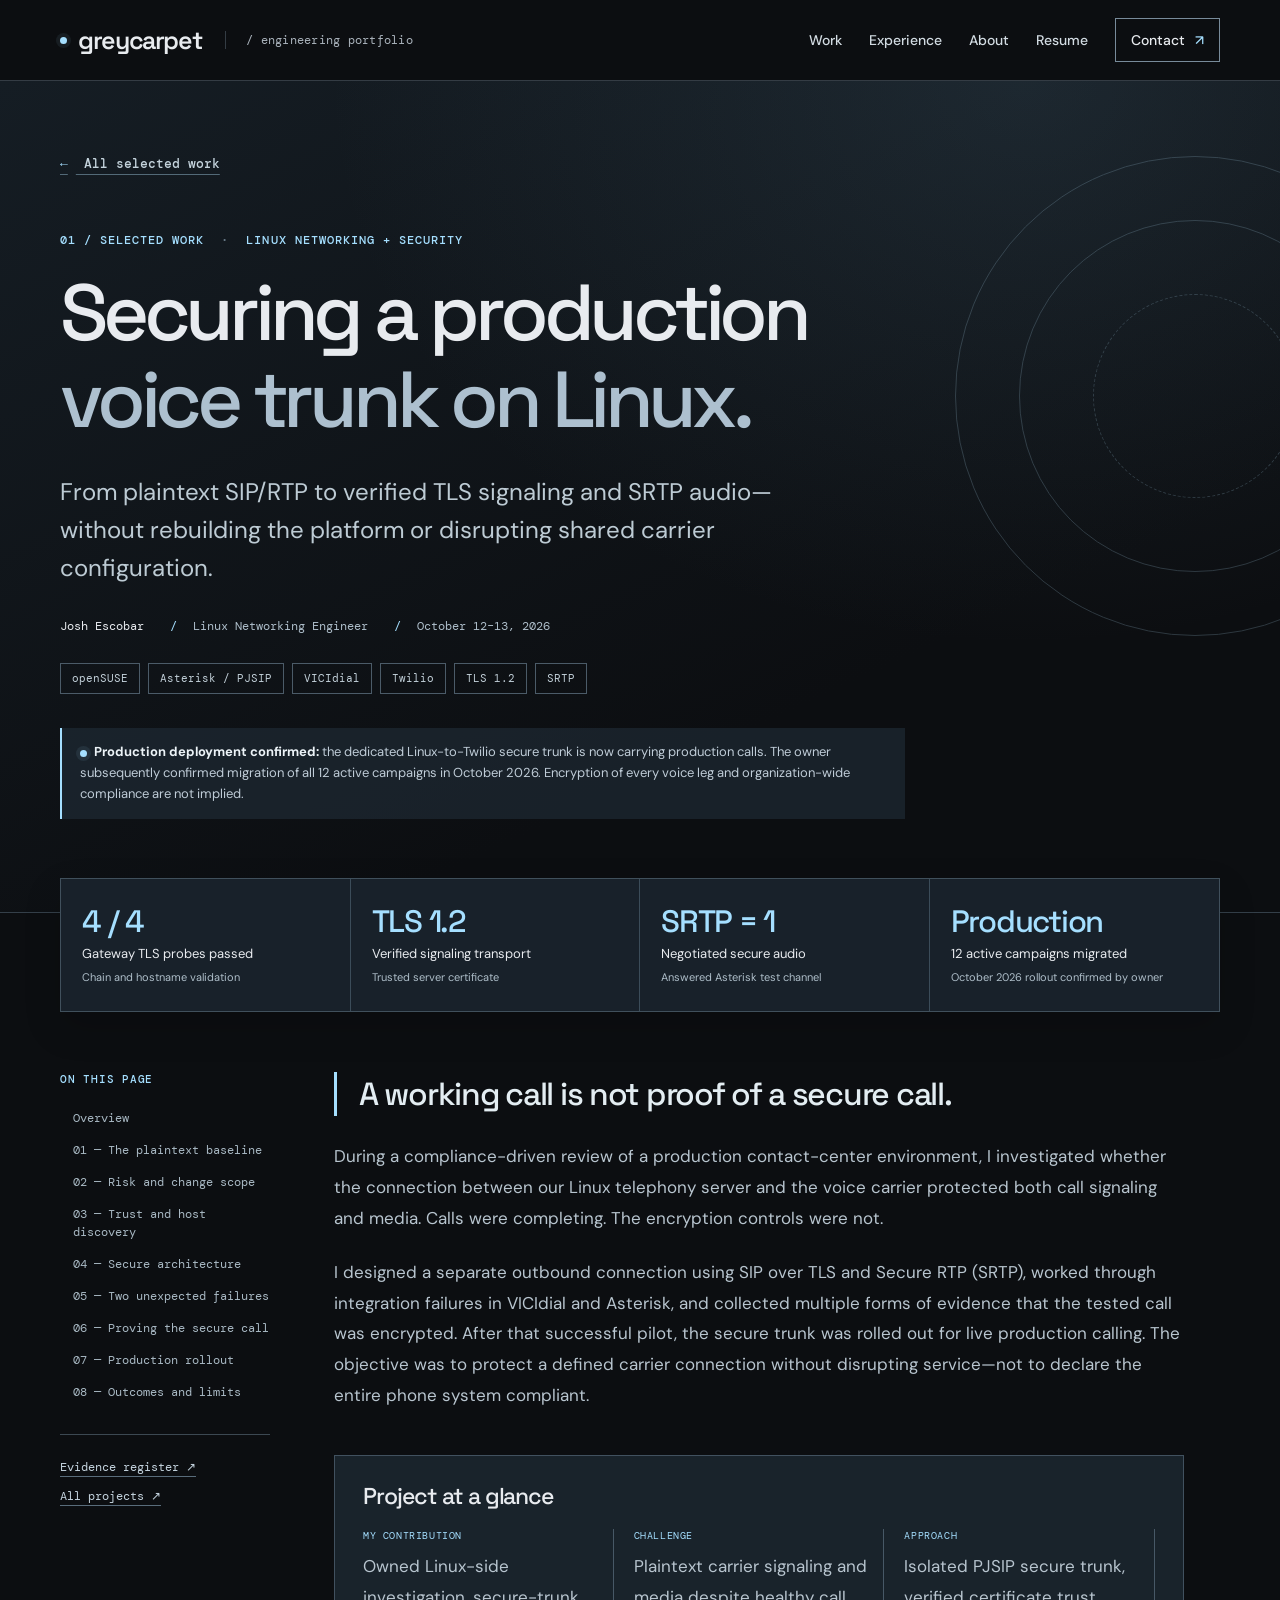
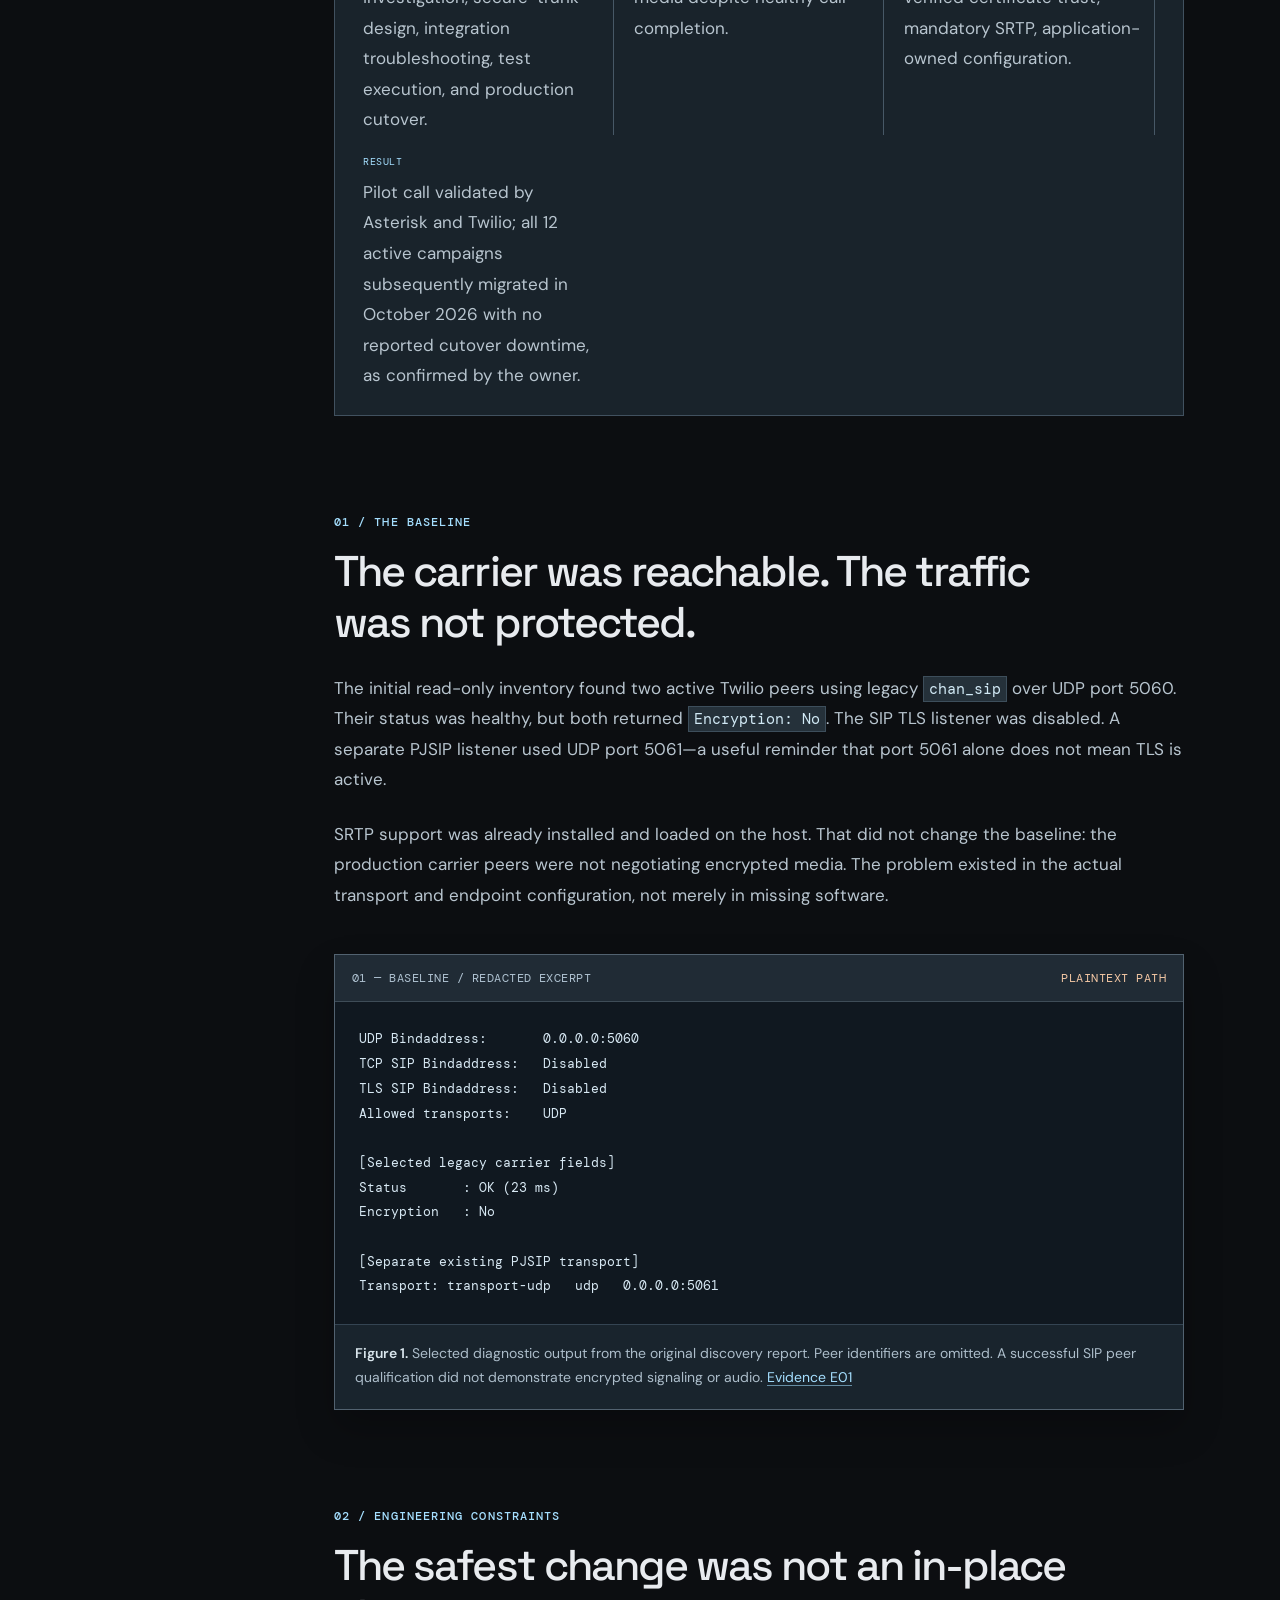
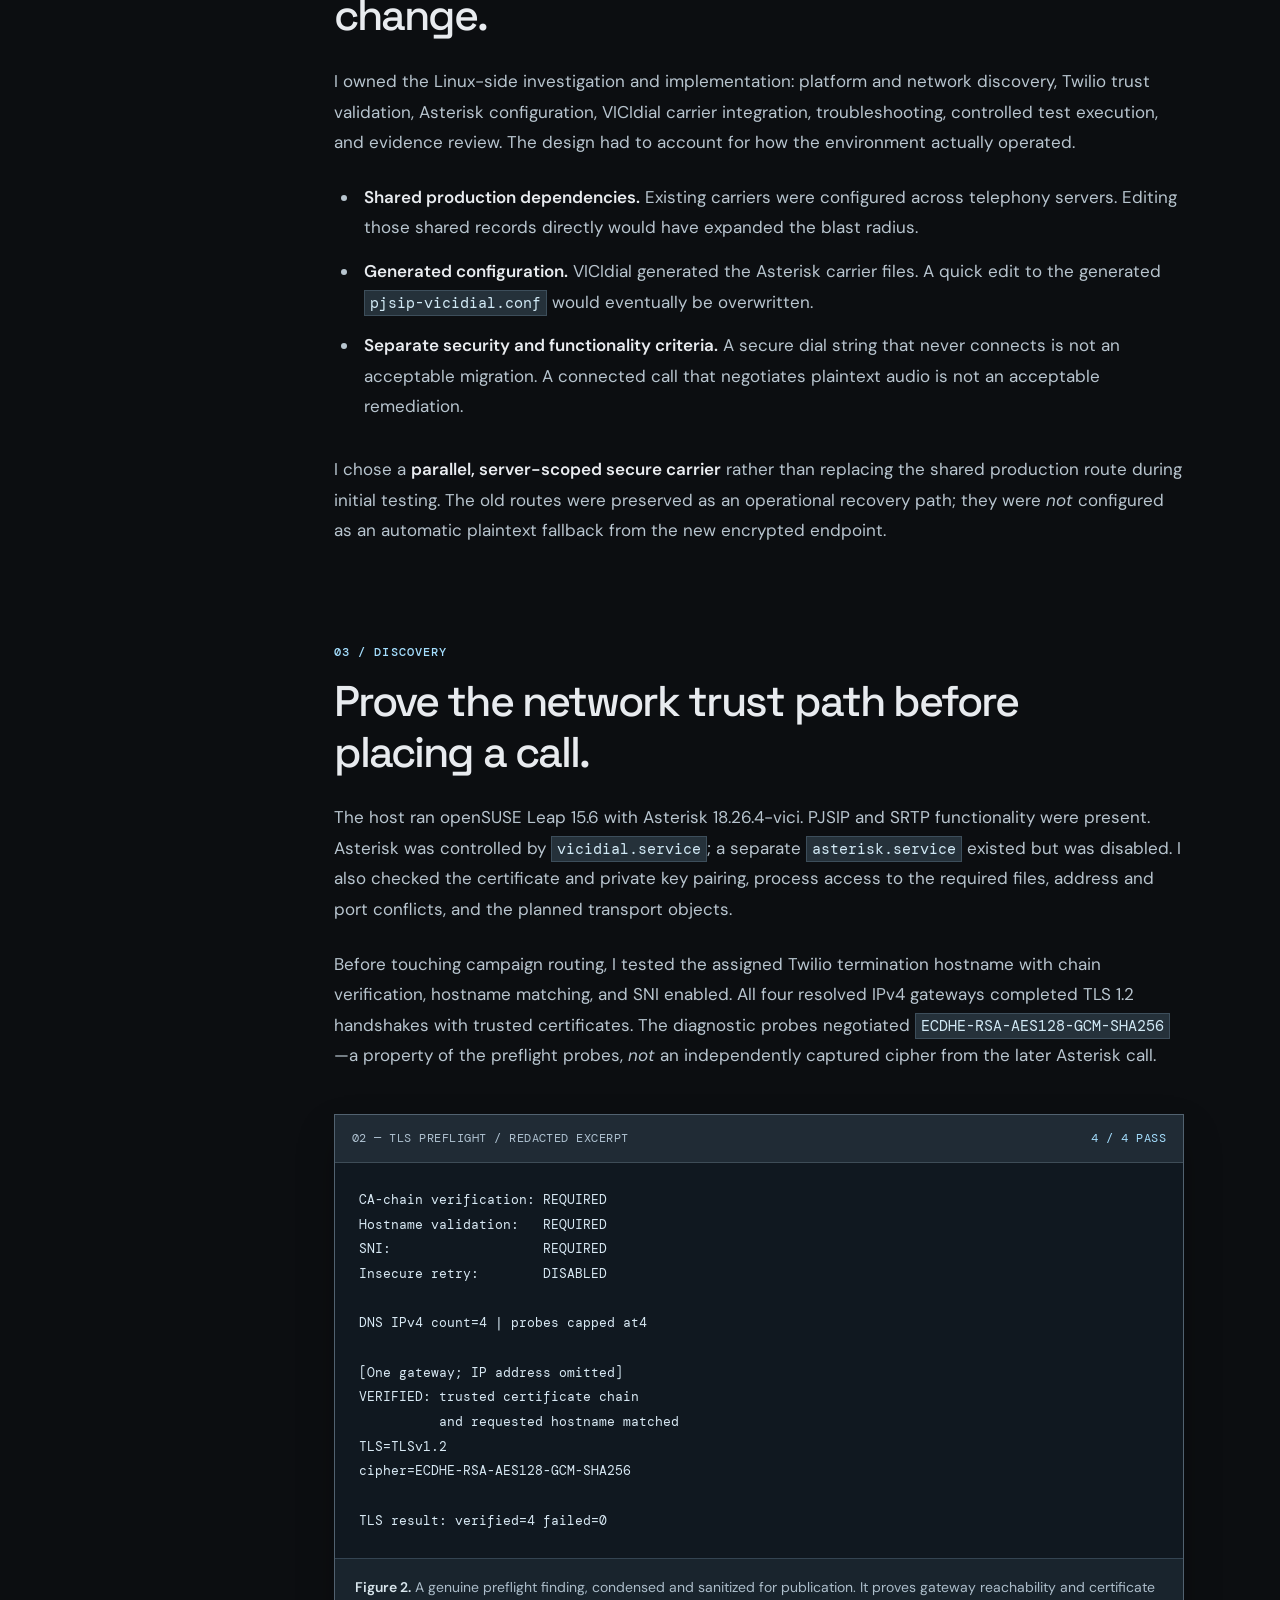
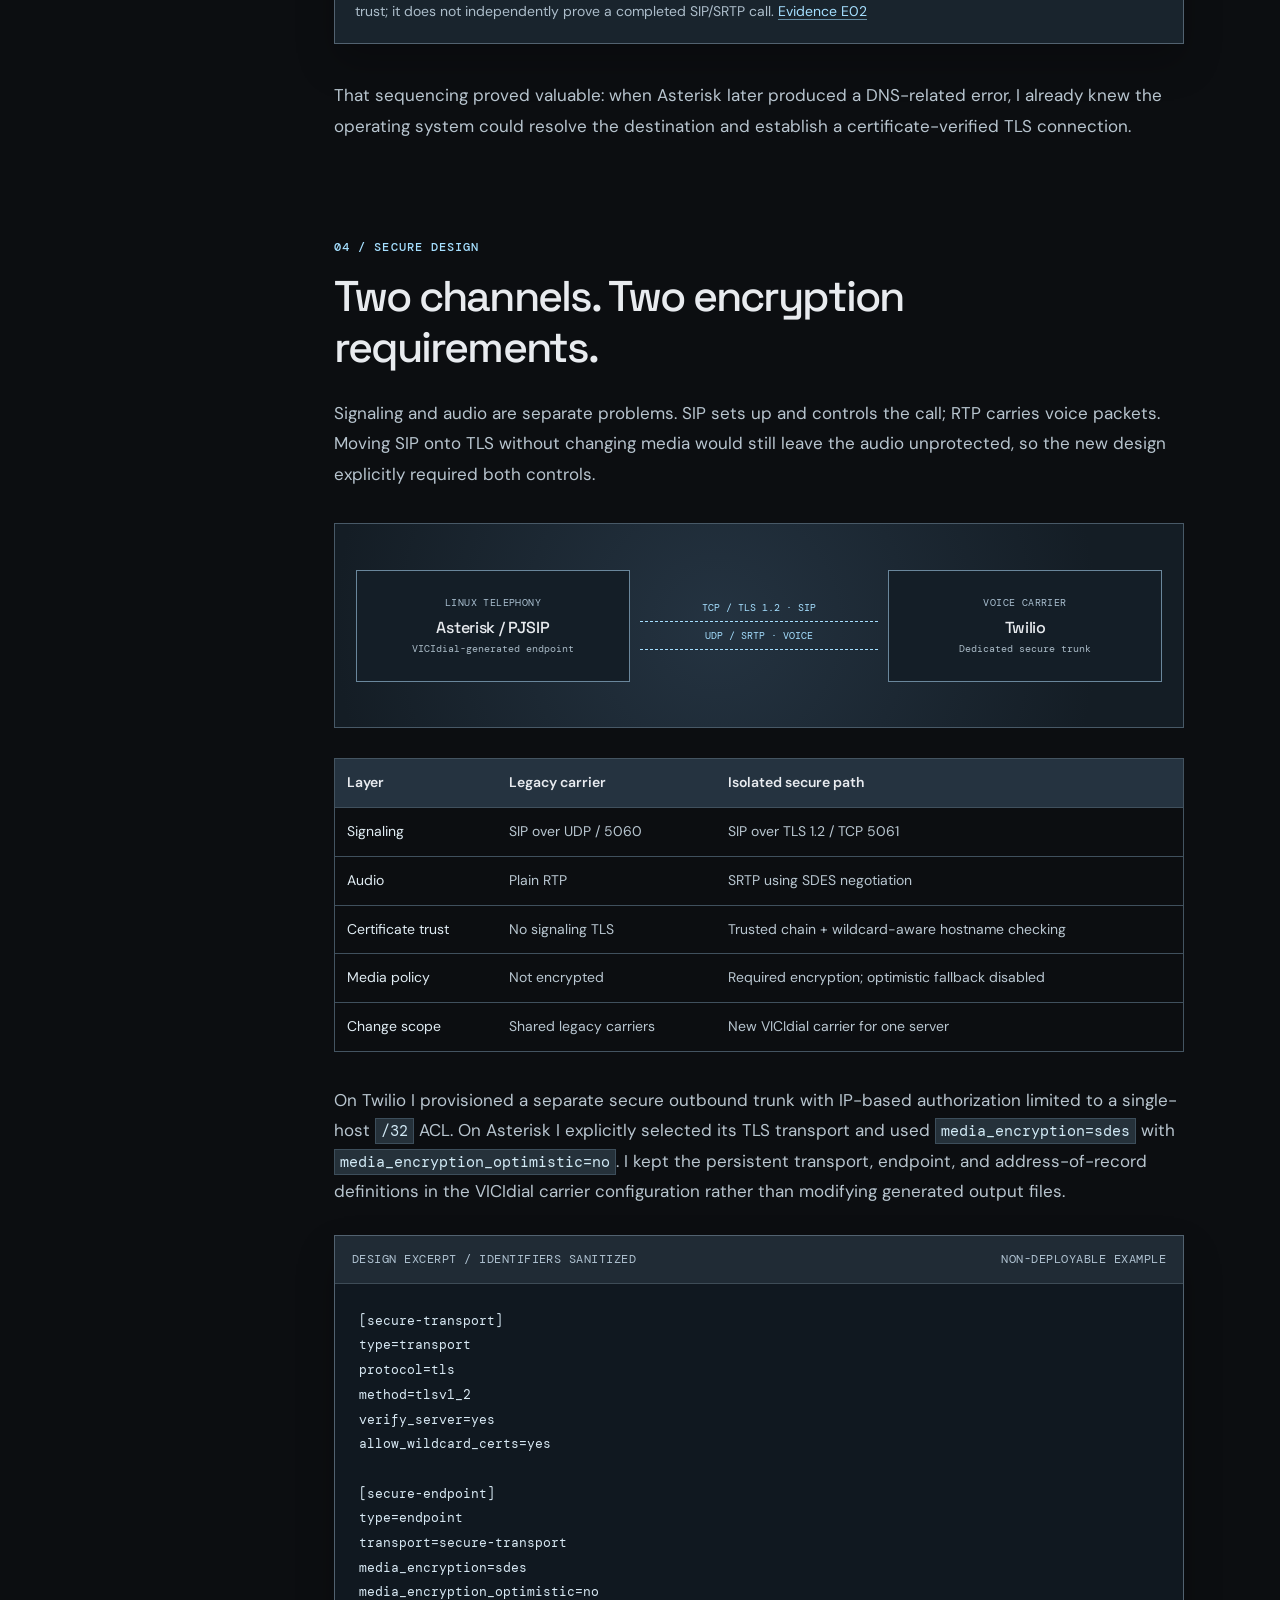
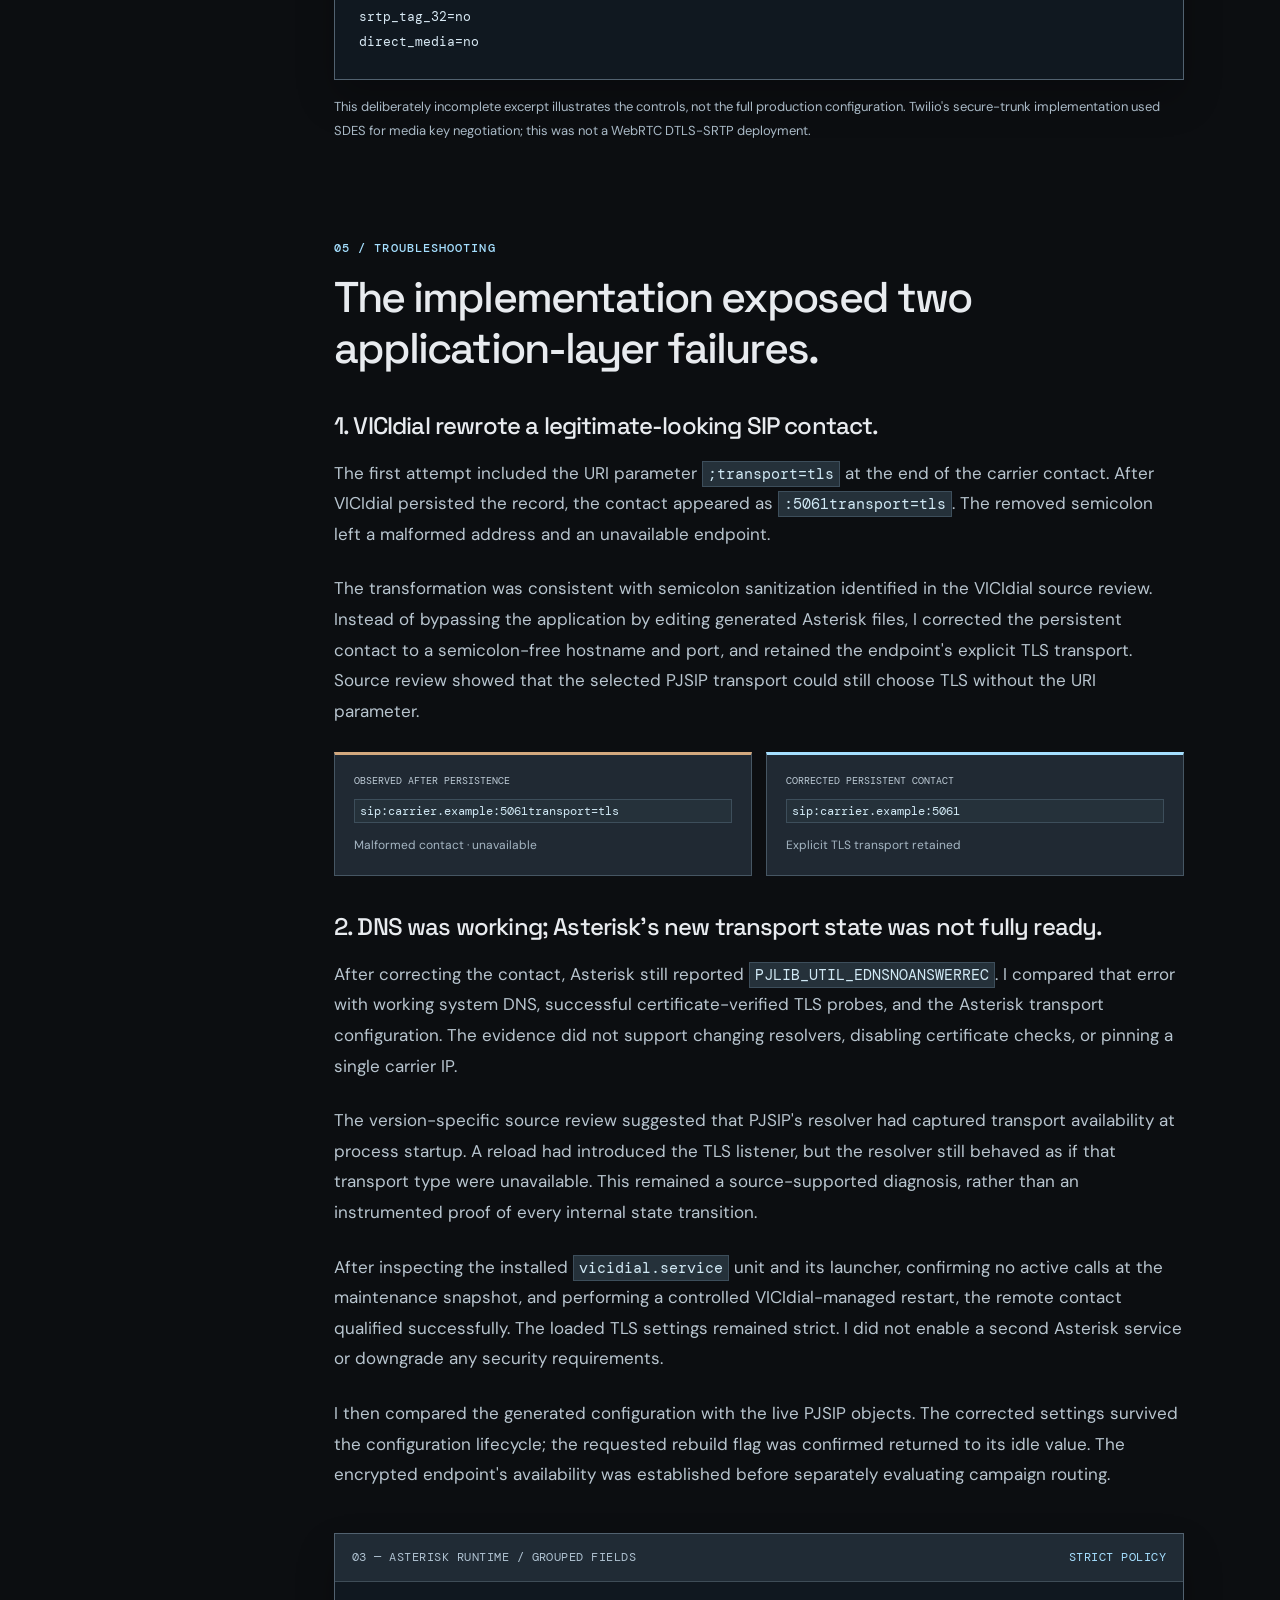
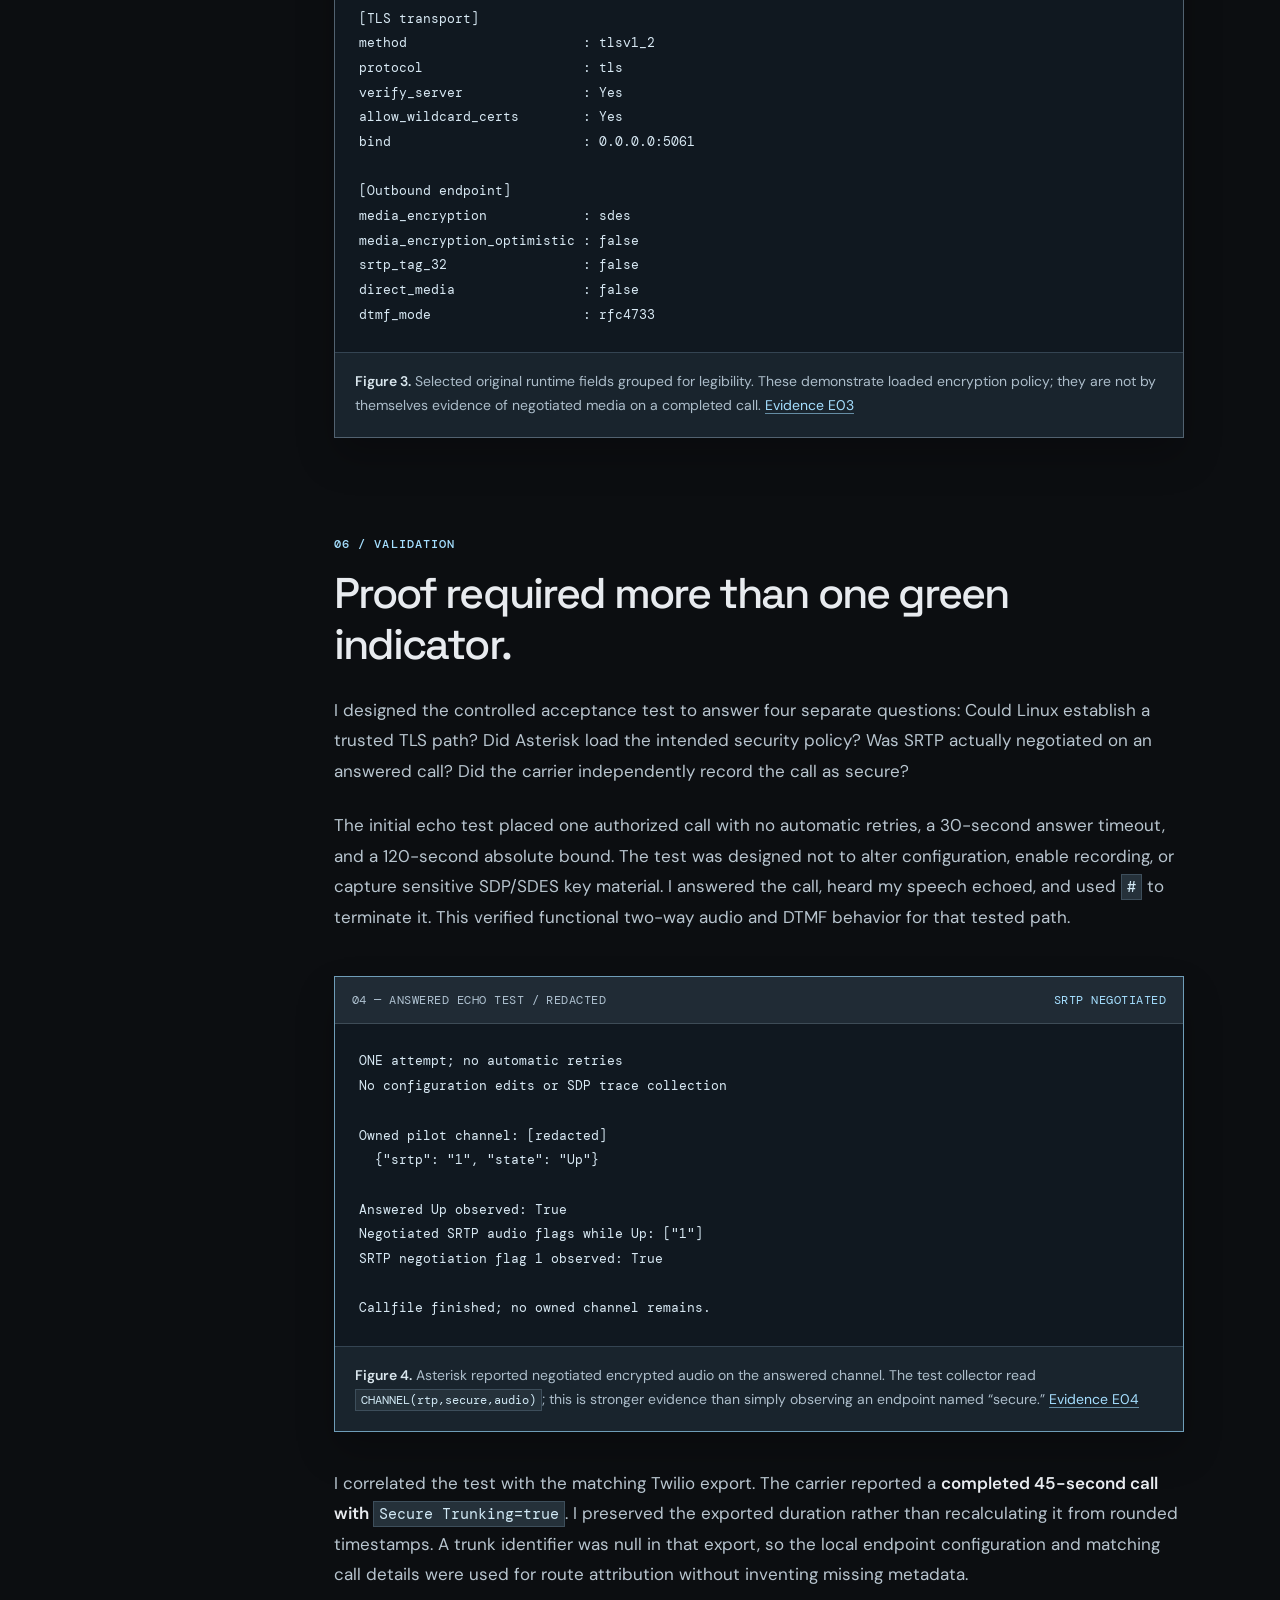
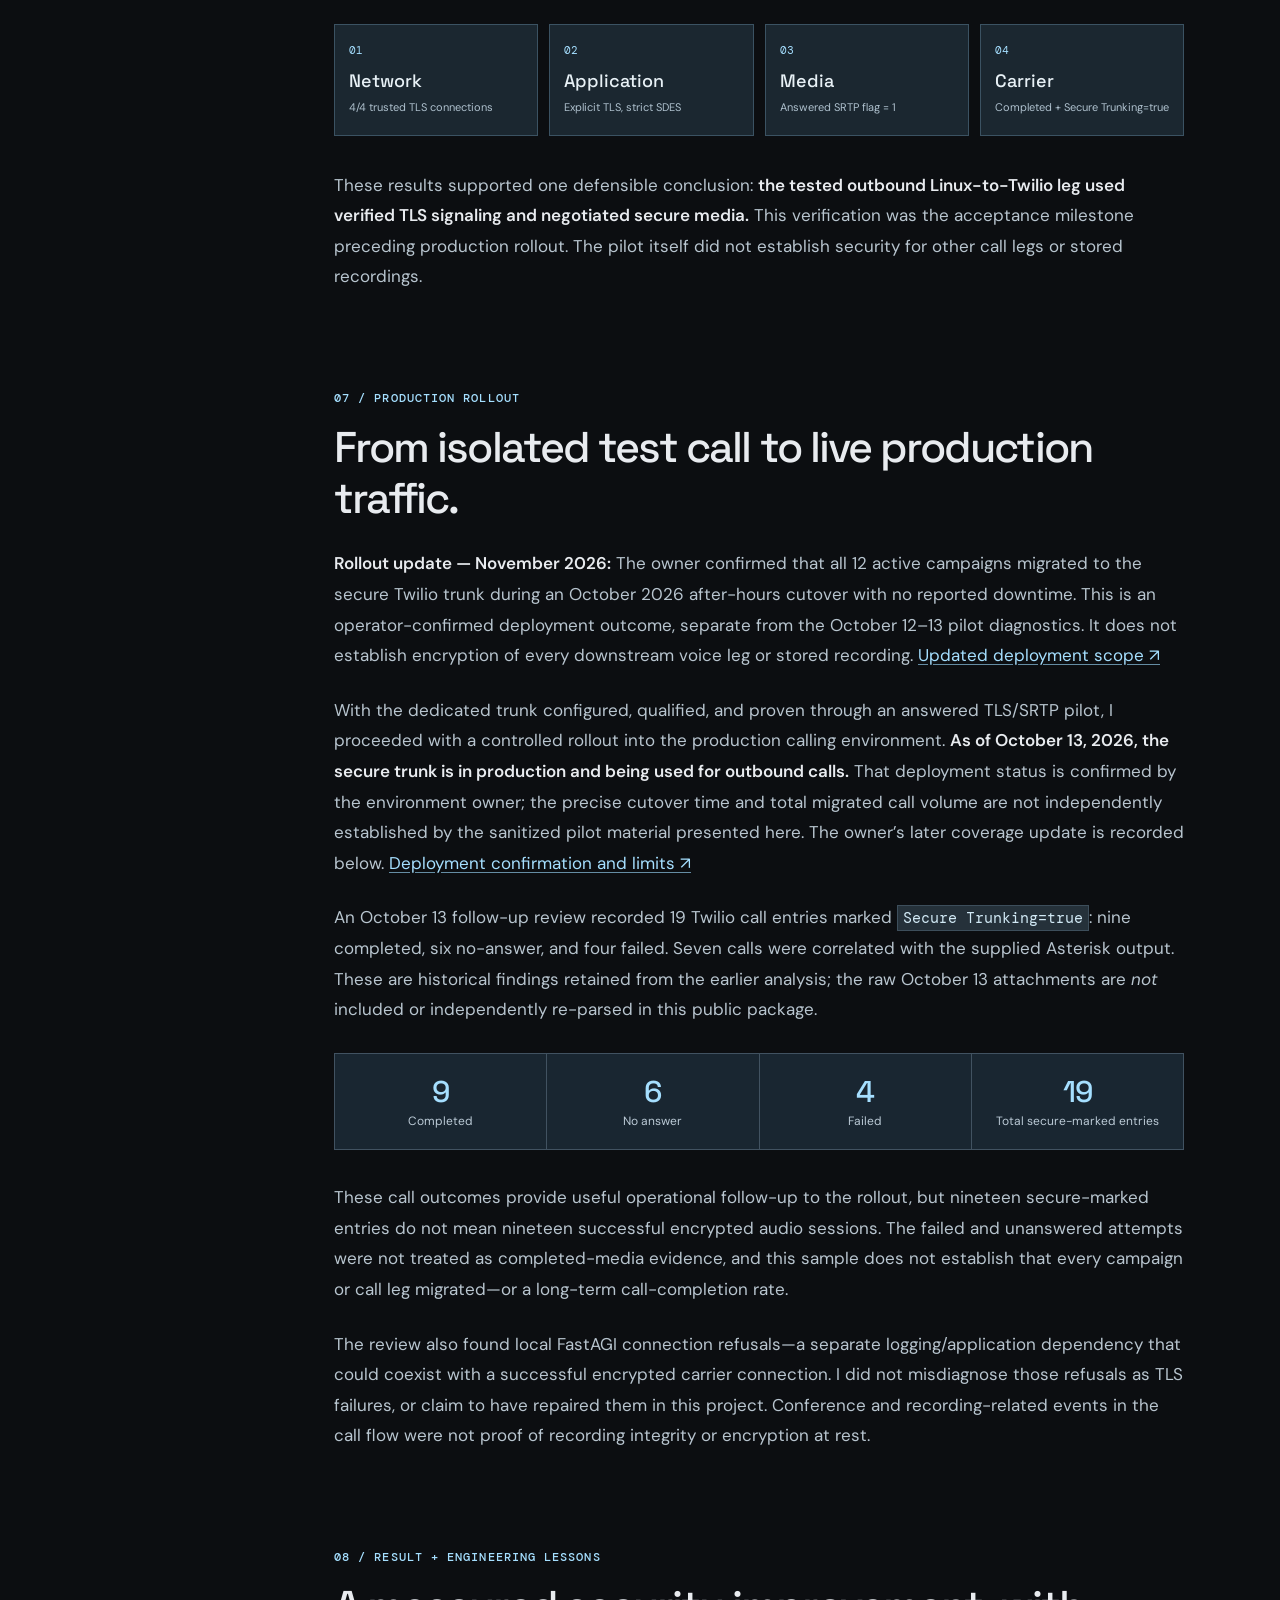
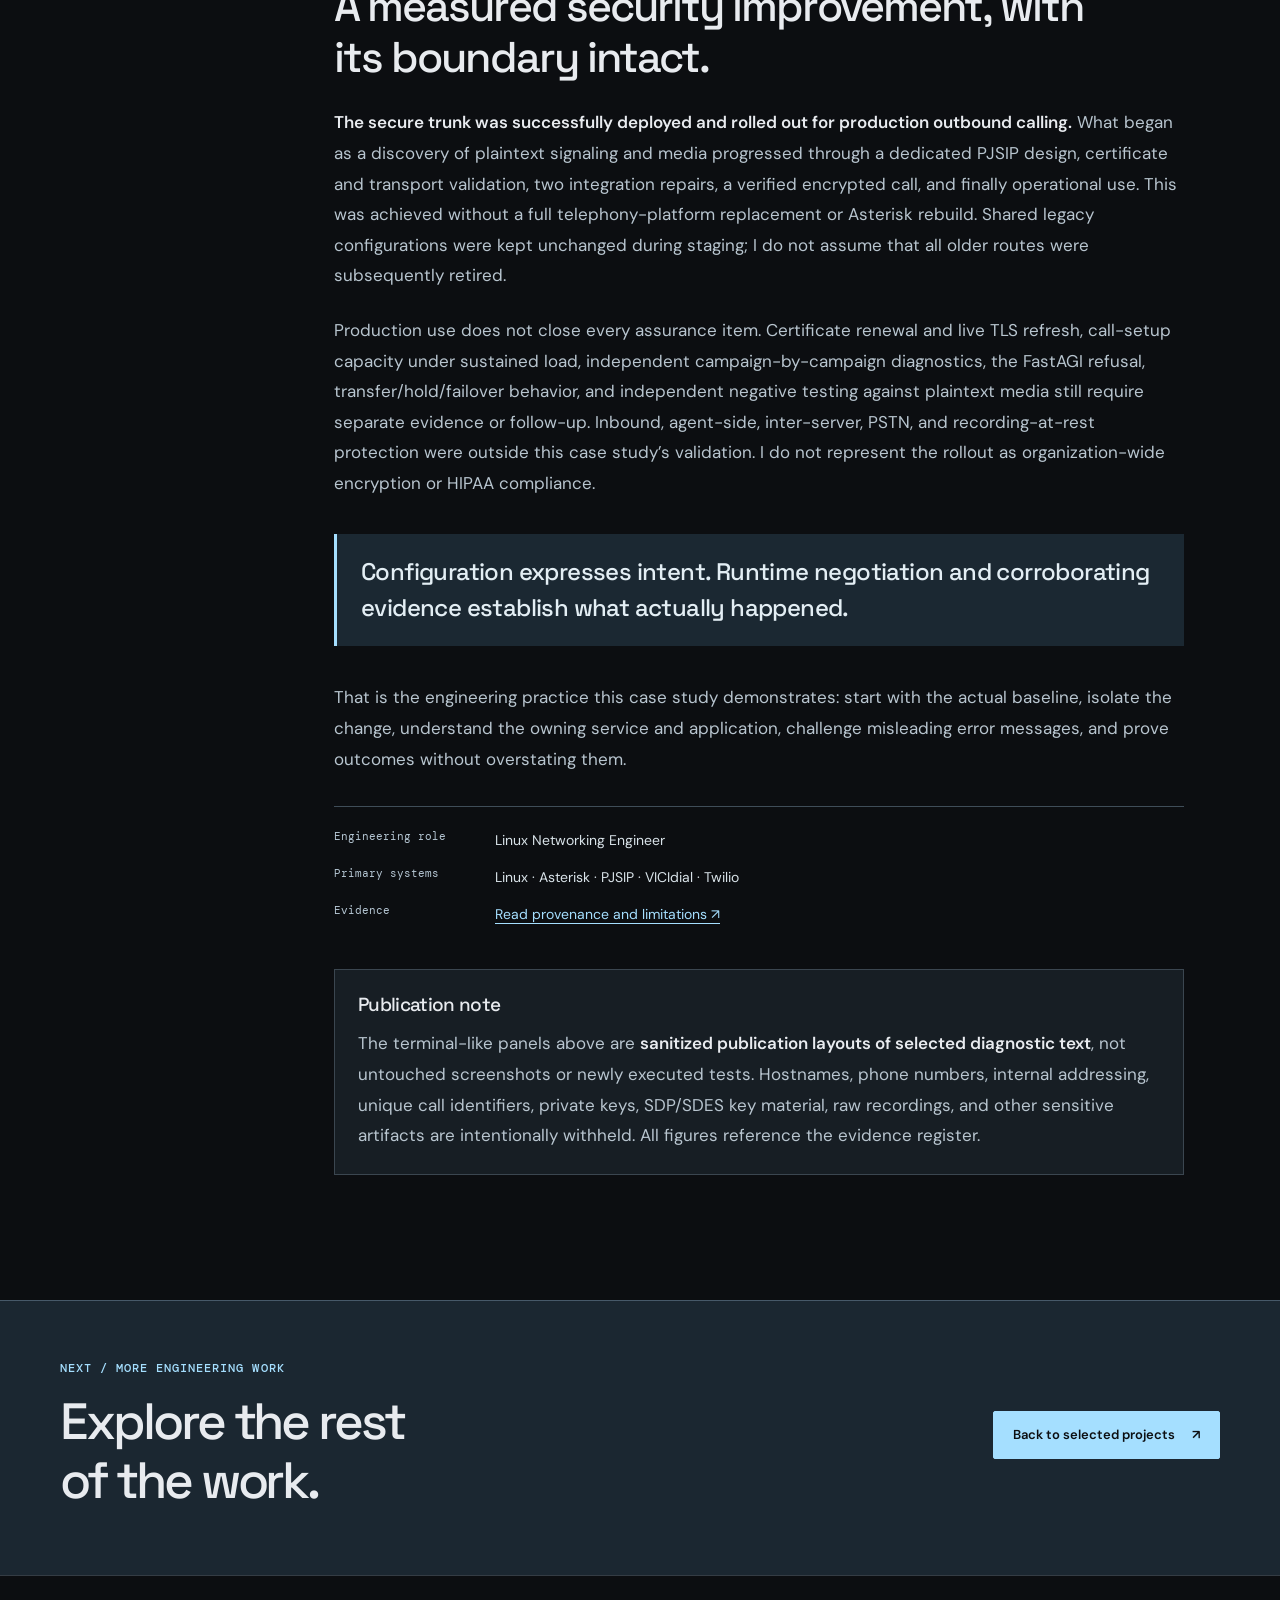
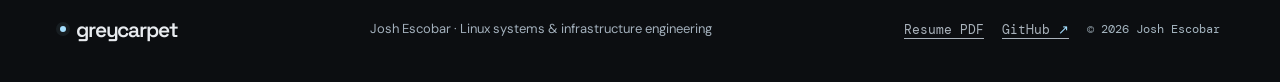
<file: projects/secure-voice-trunk/index.html>
<!doctype html>
<html lang="en">
<head>
  <meta charset="utf-8">
  <meta name="viewport" content="width=device-width, initial-scale=1">
  <meta name="theme-color" content="#0C0E11">
  <meta name="description" content="Josh Escobar's Linux networking case study: replacing plaintext Asterisk-to-Twilio signaling and media with verified TLS/SRTP, then deploying the secure trunk for production calls.">
  <meta property="og:type" content="article">
  <meta property="og:title" content="Securing a Linux Voice Trunk | Josh Escobar — greycarpet">
  <meta property="og:description" content="From plaintext SIP/RTP to a production-deployed secure trunk: TLS/SRTP design, Linux troubleshooting, pilot verification, and the rollout to live outbound calling.">
  <meta property="og:url" content="https://greycarpet.github.io/projects/secure-voice-trunk/">
  <title>Securing a Linux Voice Trunk — Josh Escobar | greycarpet</title>
  <link rel="canonical" href="https://greycarpet.github.io/projects/secure-voice-trunk/">
  <link rel="preconnect" href="https://fonts.googleapis.com">
  <link rel="preconnect" href="https://fonts.gstatic.com" crossorigin>
  <link href="https://fonts.googleapis.com/css2?family=DM+Mono:wght@400;500&family=DM+Sans:wght@400;500;600;700&family=Space+Grotesk:wght@400;500;600;700&display=swap" rel="stylesheet">
  <link rel="stylesheet" href="../../styles.css">
  <link rel="stylesheet" href="case-study.css">
  <script src="../../script.js" defer></script>
</head>
<body>
  <a class="skip-link" href="#article">Skip to case study</a>
  <header class="site-header">
    <div class="nav-shell">
      <a class="brand" href="../../" aria-label="greycarpet, home">greycarpet</a>
      <span class="brand-descriptor" aria-hidden="true">/ engineering portfolio</span>
      <button class="menu-toggle" type="button" aria-label="Open navigation" aria-expanded="false" aria-controls="site-nav"><span></span><span></span></button>
      <nav class="site-nav" id="site-nav" aria-label="Main navigation">
        <a href="../../#work">Work</a><a href="../../#experience">Experience</a><a href="../../#about">About</a><a href="../../resume/">Resume</a>
        <a class="nav-contact" href="../../#contact">Contact <span aria-hidden="true">↗</span></a>
      </nav>
    </div>
  </header>
  <main id="main">
    <header class="study-hero">
      <div class="wrap study-hero-inner">
        <a class="back-link" href="../../#work"><span aria-hidden="true">←</span> All selected work</a>
        <p class="eyebrow">01 / SELECTED WORK <span class="study-separator">·</span> LINUX NETWORKING + SECURITY</p>
        <h1>Securing a production<br><span>voice trunk on Linux.</span></h1>
        <p class="study-deck">From plaintext SIP/RTP to verified TLS signaling and SRTP audio—without rebuilding the platform or disrupting shared carrier configuration.</p>
        <div class="study-byline"><span>Josh Escobar</span><span>Linux Networking Engineer</span><span>October 12–13, 2026</span></div>
        <div class="study-tags" aria-label="Technologies"><span>openSUSE</span><span>Asterisk / PJSIP</span><span>VICIdial</span><span>Twilio</span><span>TLS 1.2</span><span>SRTP</span></div>
        <div class="study-scope"><span class="status-indicator" aria-hidden="true"></span><strong>Production deployment confirmed:</strong> the dedicated Linux-to-Twilio secure trunk is now carrying production calls. The owner subsequently confirmed migration of all 12 active campaigns in October 2026. Encryption of every voice leg and organization-wide compliance are not implied.</div>
      </div>
      <div class="study-hero-motif" aria-hidden="true"><span></span><span></span><span></span></div>
    </header>
    <section class="wrap study-metrics" aria-label="Verified results">
      <div><strong>4 / 4</strong><span>Gateway TLS probes passed</span><small>Chain and hostname validation</small></div>
      <div><strong>TLS 1.2</strong><span>Verified signaling transport</span><small>Trusted server certificate</small></div>
      <div><strong>SRTP = 1</strong><span>Negotiated secure audio</span><small>Answered Asterisk test channel</small></div>
      <div><strong>Production</strong><span>12 active campaigns migrated</span><small>October 2026 rollout confirmed by owner</small></div>
    </section>

    <div class="wrap study-layout">
      <aside class="study-aside" aria-label="Case study contents">
        <p class="aside-label">ON THIS PAGE</p>
        <nav aria-label="Article sections">
          <a href="#overview">Overview</a>
          <a href="#baseline">01 — The plaintext baseline</a>
          <a href="#constraints">02 — Risk and change scope</a>
          <a href="#discovery">03 — Trust and host discovery</a>
          <a href="#design">04 — Secure architecture</a>
          <a href="#troubleshooting">05 — Two unexpected failures</a>
          <a href="#proof">06 — Proving the secure call</a>
          <a href="#follow-up">07 — Production rollout</a>
          <a href="#outcome">08 — Outcomes and limits</a>
        </nav>
        <div class="aside-links">
          <a href="evidence.html">Evidence register <span aria-hidden="true">↗</span></a>
          <a href="../../#work">All projects <span aria-hidden="true">↗</span></a>
        </div>
      </aside>
      <article class="study-body" id="article">
        <section id="overview" aria-labelledby="overview-title">
          <p class="opening-statement">A working call is not proof of a secure call.</p>
          <p>During a compliance-driven review of a production contact-center environment, I investigated whether the connection between our Linux telephony server and the voice carrier protected both call signaling and media. Calls were completing. The encryption controls were not.</p>
          <p>I designed a separate outbound connection using SIP over TLS and Secure RTP (SRTP), worked through integration failures in VICIdial and Asterisk, and collected multiple forms of evidence that the tested call was encrypted. After that successful pilot, the secure trunk was rolled out for live production calling. The objective was to protect a defined carrier connection without disrupting service—not to declare the entire phone system compliant.</p>

          <div class="summary-card">
            <h2 id="overview-title">Project at a glance</h2>
            <div class="summary-grid">
              <div><span>MY CONTRIBUTION</span><p>Owned Linux-side investigation, secure-trunk design, integration troubleshooting, test execution, and production cutover.</p></div>
              <div><span>CHALLENGE</span><p>Plaintext carrier signaling and media despite healthy call completion.</p></div>
              <div><span>APPROACH</span><p>Isolated PJSIP secure trunk, verified certificate trust, mandatory SRTP, application-owned configuration.</p></div>
              <div><span>RESULT</span><p>Pilot call validated by Asterisk and Twilio; all 12 active campaigns subsequently migrated in October 2026 with no reported cutover downtime, as confirmed by the owner.</p></div>
            </div>
          </div>
        </section>

        <section id="baseline" aria-labelledby="baseline-title">
          <p class="section-kicker">01 / THE BASELINE</p>
          <h2 id="baseline-title">The carrier was reachable. The traffic was not protected.</h2>
          <p>The initial read-only inventory found two active Twilio peers using legacy <code>chan_sip</code> over UDP port 5060. Their status was healthy, but both returned <code>Encryption: No</code>. The SIP TLS listener was disabled. A separate PJSIP listener used UDP port 5061—a useful reminder that port 5061 alone does not mean TLS is active.</p>
          <p>SRTP support was already installed and loaded on the host. That did not change the baseline: the production carrier peers were not negotiating encrypted media. The problem existed in the actual transport and endpoint configuration, not merely in missing software.</p>

          <figure class="evidence-screen">
            <div class="screen-top"><span>01 — BASELINE / REDACTED EXCERPT</span><span class="screen-flag warning">PLAINTEXT PATH</span></div>
            <pre><code>UDP Bindaddress:       0.0.0.0:5060
TCP SIP Bindaddress:   Disabled
TLS SIP Bindaddress:   Disabled
Allowed transports:    UDP

[Selected legacy carrier fields]
Status       : OK (23 ms)
Encryption   : No

[Separate existing PJSIP transport]
Transport: transport-udp   udp   0.0.0.0:5061</code></pre>
            <figcaption><strong>Figure 1.</strong> Selected diagnostic output from the original discovery report. Peer identifiers are omitted. A successful SIP peer qualification did not demonstrate encrypted signaling or audio. <a href="evidence.html#e01">Evidence E01</a></figcaption>
          </figure>
        </section>

        <section id="constraints" aria-labelledby="constraints-title">
          <p class="section-kicker">02 / ENGINEERING CONSTRAINTS</p>
          <h2 id="constraints-title">The safest change was not an in-place change.</h2>
          <p>I owned the Linux-side investigation and implementation: platform and network discovery, Twilio trust validation, Asterisk configuration, VICIdial carrier integration, troubleshooting, controlled test execution, and evidence review. The design had to account for how the environment actually operated.</p>
          <ul>
            <li><strong>Shared production dependencies.</strong> Existing carriers were configured across telephony servers. Editing those shared records directly would have expanded the blast radius.</li>
            <li><strong>Generated configuration.</strong> VICIdial generated the Asterisk carrier files. A quick edit to the generated <code>pjsip-vicidial.conf</code> would eventually be overwritten.</li>
            <li><strong>Separate security and functionality criteria.</strong> A secure dial string that never connects is not an acceptable migration. A connected call that negotiates plaintext audio is not an acceptable remediation.</li>
          </ul>
          <p>I chose a <strong>parallel, server-scoped secure carrier</strong> rather than replacing the shared production route during initial testing. The old routes were preserved as an operational recovery path; they were <em>not</em> configured as an automatic plaintext fallback from the new encrypted endpoint.</p>
        </section>

        <section id="discovery" aria-labelledby="discovery-title">
          <p class="section-kicker">03 / DISCOVERY</p>
          <h2 id="discovery-title">Prove the network trust path before placing a call.</h2>
          <p>The host ran openSUSE Leap 15.6 with Asterisk 18.26.4-vici. PJSIP and SRTP functionality were present. Asterisk was controlled by <code>vicidial.service</code>; a separate <code>asterisk.service</code> existed but was disabled. I also checked the certificate and private key pairing, process access to the required files, address and port conflicts, and the planned transport objects.</p>
          <p>Before touching campaign routing, I tested the assigned Twilio termination hostname with chain verification, hostname matching, and SNI enabled. All four resolved IPv4 gateways completed TLS 1.2 handshakes with trusted certificates. The diagnostic probes negotiated <code>ECDHE-RSA-AES128-GCM-SHA256</code>—a property of the preflight probes, <em>not</em> an independently captured cipher from the later Asterisk call.</p>

          <figure class="evidence-screen">
            <div class="screen-top"><span>02 — TLS PREFLIGHT / REDACTED EXCERPT</span><span class="screen-flag">4 / 4 PASS</span></div>
            <pre><code>CA-chain verification: REQUIRED
Hostname validation:   REQUIRED
SNI:                   REQUIRED
Insecure retry:        DISABLED

DNS IPv4 count=4 | probes capped at4

[One gateway; IP address omitted]
VERIFIED: trusted certificate chain
          and requested hostname matched
TLS=TLSv1.2
cipher=ECDHE-RSA-AES128-GCM-SHA256

TLS result: verified=4 failed=0</code></pre>
            <figcaption><strong>Figure 2.</strong> A genuine preflight finding, condensed and sanitized for publication. It proves gateway reachability and certificate trust; it does not independently prove a completed SIP/SRTP call. <a href="evidence.html#e02">Evidence E02</a></figcaption>
          </figure>
          <p>That sequencing proved valuable: when Asterisk later produced a DNS-related error, I already knew the operating system could resolve the destination and establish a certificate-verified TLS connection.</p>
        </section>

        <section id="design" aria-labelledby="design-title">
          <p class="section-kicker">04 / SECURE DESIGN</p>
          <h2 id="design-title">Two channels. Two encryption requirements.</h2>
          <p>Signaling and audio are separate problems. SIP sets up and controls the call; RTP carries voice packets. Moving SIP onto TLS without changing media would still leave the audio unprotected, so the new design explicitly required both controls.</p>
          <div class="architecture" role="img" aria-label="Diagram showing an Asterisk/PJSIP server connecting to a dedicated Twilio secure trunk over TLS 1.2 signaling and SRTP audio. Legacy shared trunks remain separate and unchanged.">
            <div class="arch-node"><span>LINUX TELEPHONY</span><strong>Asterisk / PJSIP</strong><small>VICIdial-generated endpoint</small></div>
            <div class="arch-links"><span>TCP / TLS 1.2 · SIP</span><i aria-hidden="true"></i><span>UDP / SRTP · VOICE</span><i aria-hidden="true"></i></div>
            <div class="arch-node"><span>VOICE CARRIER</span><strong>Twilio</strong><small>Dedicated secure trunk</small></div>
          </div>
          <div class="table-scroll">
            <table>
              <thead><tr><th>Layer</th><th>Legacy carrier</th><th>Isolated secure path</th></tr></thead>
              <tbody>
                <tr><td>Signaling</td><td>SIP over UDP / 5060</td><td>SIP over TLS 1.2 / TCP 5061</td></tr>
                <tr><td>Audio</td><td>Plain RTP</td><td>SRTP using SDES negotiation</td></tr>
                <tr><td>Certificate trust</td><td>No signaling TLS</td><td>Trusted chain + wildcard-aware hostname checking</td></tr>
                <tr><td>Media policy</td><td>Not encrypted</td><td>Required encryption; optimistic fallback disabled</td></tr>
                <tr><td>Change scope</td><td>Shared legacy carriers</td><td>New VICIdial carrier for one server</td></tr>
              </tbody>
            </table>
          </div>
          <p>On Twilio I provisioned a separate secure outbound trunk with IP-based authorization limited to a single-host <code>/32</code> ACL. On Asterisk I explicitly selected its TLS transport and used <code>media_encryption=sdes</code> with <code>media_encryption_optimistic=no</code>. I kept the persistent transport, endpoint, and address-of-record definitions in the VICIdial carrier configuration rather than modifying generated output files.</p>
          <div class="code-example">
            <div class="screen-top"><span>DESIGN EXCERPT / IDENTIFIERS SANITIZED</span><span>NON-DEPLOYABLE EXAMPLE</span></div>
            <pre><code>[secure-transport]
type=transport
protocol=tls
method=tlsv1_2
verify_server=yes
allow_wildcard_certs=yes

[secure-endpoint]
type=endpoint
transport=secure-transport
media_encryption=sdes
media_encryption_optimistic=no
srtp_tag_32=no
direct_media=no</code></pre>
          </div>
          <p class="figure-note">This deliberately incomplete excerpt illustrates the controls, not the full production configuration. Twilio's secure-trunk implementation used SDES for media key negotiation; this was not a WebRTC DTLS-SRTP deployment.</p>
        </section>

        <section id="troubleshooting" aria-labelledby="troubleshooting-title">
          <p class="section-kicker">05 / TROUBLESHOOTING</p>
          <h2 id="troubleshooting-title">The implementation exposed two application-layer failures.</h2>
          <h3>1. VICIdial rewrote a legitimate-looking SIP contact.</h3>
          <p>The first attempt included the URI parameter <code>;transport=tls</code> at the end of the carrier contact. After VICIdial persisted the record, the contact appeared as <code>:5061transport=tls</code>. The removed semicolon left a malformed address and an unavailable endpoint.</p>
          <p>The transformation was consistent with semicolon sanitization identified in the VICIdial source review. Instead of bypassing the application by editing generated Asterisk files, I corrected the persistent contact to a semicolon-free hostname and port, and retained the endpoint's explicit TLS transport. Source review showed that the selected PJSIP transport could still choose TLS without the URI parameter.</p>
          <div class="before-after">
            <div><span>OBSERVED AFTER PERSISTENCE</span><code>sip:carrier.example:5061transport=tls</code><small>Malformed contact · unavailable</small></div>
            <div><span>CORRECTED PERSISTENT CONTACT</span><code>sip:carrier.example:5061</code><small>Explicit TLS transport retained</small></div>
          </div>
          <h3>2. DNS was working; Asterisk's new transport state was not fully ready.</h3>
          <p>After correcting the contact, Asterisk still reported <code>PJLIB_UTIL_EDNSNOANSWERREC</code>. I compared that error with working system DNS, successful certificate-verified TLS probes, and the Asterisk transport configuration. The evidence did not support changing resolvers, disabling certificate checks, or pinning a single carrier IP.</p>
          <p>The version-specific source review suggested that PJSIP's resolver had captured transport availability at process startup. A reload had introduced the TLS listener, but the resolver still behaved as if that transport type were unavailable. This remained a source-supported diagnosis, rather than an instrumented proof of every internal state transition.</p>
          <p>After inspecting the installed <code>vicidial.service</code> unit and its launcher, confirming no active calls at the maintenance snapshot, and performing a controlled VICIdial-managed restart, the remote contact qualified successfully. The loaded TLS settings remained strict. I did not enable a second Asterisk service or downgrade any security requirements.</p>
          <p>I then compared the generated configuration with the live PJSIP objects. The corrected settings survived the configuration lifecycle; the requested rebuild flag was confirmed returned to its idle value. The encrypted endpoint's availability was established before separately evaluating campaign routing.</p>
          <figure class="evidence-screen">
            <div class="screen-top"><span>03 — ASTERISK RUNTIME / GROUPED FIELDS</span><span class="screen-flag">STRICT POLICY</span></div>
            <pre><code>[TLS transport]
method                      : tlsv1_2
protocol                    : tls
verify_server               : Yes
allow_wildcard_certs        : Yes
bind                        : 0.0.0.0:5061

[Outbound endpoint]
media_encryption            : sdes
media_encryption_optimistic : false
srtp_tag_32                 : false
direct_media                : false
dtmf_mode                   : rfc4733</code></pre>
            <figcaption><strong>Figure 3.</strong> Selected original runtime fields grouped for legibility. These demonstrate loaded encryption policy; they are not by themselves evidence of negotiated media on a completed call. <a href="evidence.html#e03">Evidence E03</a></figcaption>
          </figure>
        </section>

        <section id="proof" aria-labelledby="proof-title">
          <p class="section-kicker">06 / VALIDATION</p>
          <h2 id="proof-title">Proof required more than one green indicator.</h2>
          <p>I designed the controlled acceptance test to answer four separate questions: Could Linux establish a trusted TLS path? Did Asterisk load the intended security policy? Was SRTP actually negotiated on an answered call? Did the carrier independently record the call as secure?</p>
          <p>The initial echo test placed one authorized call with no automatic retries, a 30-second answer timeout, and a 120-second absolute bound. The test was designed not to alter configuration, enable recording, or capture sensitive SDP/SDES key material. I answered the call, heard my speech echoed, and used <code>#</code> to terminate it. This verified functional two-way audio and DTMF behavior for that tested path.</p>
          <figure class="evidence-screen highlight-screen">
            <div class="screen-top"><span>04 — ANSWERED ECHO TEST / REDACTED</span><span class="screen-flag">SRTP NEGOTIATED</span></div>
            <pre><code>ONE attempt; no automatic retries
No configuration edits or SDP trace collection

Owned pilot channel: [redacted]
  {"srtp": "1", "state": "Up"}

Answered Up observed: True
Negotiated SRTP audio flags while Up: ["1"]
SRTP negotiation flag 1 observed: True

Callfile finished; no owned channel remains.</code></pre>
            <figcaption><strong>Figure 4.</strong> Asterisk reported negotiated encrypted audio on the answered channel. The test collector read <code>CHANNEL(rtp,secure,audio)</code>; this is stronger evidence than simply observing an endpoint named “secure.” <a href="evidence.html#e04">Evidence E04</a></figcaption>
          </figure>
          <p>I correlated the test with the matching Twilio export. The carrier reported a <strong>completed 45-second call with <code>Secure Trunking=true</code></strong>. I preserved the exported duration rather than recalculating it from rounded timestamps. A trunk identifier was null in that export, so the local endpoint configuration and matching call details were used for route attribution without inventing missing metadata.</p>
          <div class="verification-grid">
            <div><span>01</span><strong>Network</strong><small>4/4 trusted TLS connections</small></div>
            <div><span>02</span><strong>Application</strong><small>Explicit TLS, strict SDES</small></div>
            <div><span>03</span><strong>Media</strong><small>Answered SRTP flag = 1</small></div>
            <div><span>04</span><strong>Carrier</strong><small>Completed + Secure Trunking=true</small></div>
          </div>
          <p>These results supported one defensible conclusion: <strong>the tested outbound Linux-to-Twilio leg used verified TLS signaling and negotiated secure media.</strong> This verification was the acceptance milestone preceding production rollout. The pilot itself did not establish security for other call legs or stored recordings.</p>
        </section>

        <section id="follow-up" aria-labelledby="follow-up-title">
          <p class="section-kicker">07 / PRODUCTION ROLLOUT</p>
          <h2 id="follow-up-title">From isolated test call to live production traffic.</h2>
          <p><strong>Rollout update — November 2026:</strong> The owner confirmed that all 12 active campaigns migrated to the secure Twilio trunk during an October 2026 after-hours cutover with no reported downtime. This is an operator-confirmed deployment outcome, separate from the October 12–13 pilot diagnostics. It does not establish encryption of every downstream voice leg or stored recording. <a href="evidence.html#e08">Updated deployment scope ↗</a></p>
          <p>With the dedicated trunk configured, qualified, and proven through an answered TLS/SRTP pilot, I proceeded with a controlled rollout into the production calling environment. <strong>As of October 13, 2026, the secure trunk is in production and being used for outbound calls.</strong> That deployment status is confirmed by the environment owner; the precise cutover time and total migrated call volume are not independently established by the sanitized pilot material presented here. The owner’s later coverage update is recorded below. <a href="evidence.html#e07">Deployment confirmation and limits ↗</a></p>
          <p>An October 13 follow-up review recorded 19 Twilio call entries marked <code>Secure Trunking=true</code>: nine completed, six no-answer, and four failed. Seven calls were correlated with the supplied Asterisk output. These are historical findings retained from the earlier analysis; the raw October 13 attachments are <em>not</em> included or independently re-parsed in this public package.</p>
          <div class="mini-stats"><div><strong>9</strong><span>Completed</span></div><div><strong>6</strong><span>No answer</span></div><div><strong>4</strong><span>Failed</span></div><div><strong>19</strong><span>Total secure-marked entries</span></div></div>
          <p>These call outcomes provide useful operational follow-up to the rollout, but nineteen secure-marked entries do not mean nineteen successful encrypted audio sessions. The failed and unanswered attempts were not treated as completed-media evidence, and this sample does not establish that every campaign or call leg migrated—or a long-term call-completion rate.</p>
          <p>The review also found local FastAGI connection refusals—a separate logging/application dependency that could coexist with a successful encrypted carrier connection. I did not misdiagnose those refusals as TLS failures, or claim to have repaired them in this project. Conference and recording-related events in the call flow were not proof of recording integrity or encryption at rest.</p>
        </section>

        <section id="outcome" aria-labelledby="outcome-title">
          <p class="section-kicker">08 / RESULT + ENGINEERING LESSONS</p>
          <h2 id="outcome-title">A measured security improvement, with its boundary intact.</h2>
          <p><strong>The secure trunk was successfully deployed and rolled out for production outbound calling.</strong> What began as a discovery of plaintext signaling and media progressed through a dedicated PJSIP design, certificate and transport validation, two integration repairs, a verified encrypted call, and finally operational use. This was achieved without a full telephony-platform replacement or Asterisk rebuild. Shared legacy configurations were kept unchanged during staging; I do not assume that all older routes were subsequently retired.</p>
          <p>Production use does not close every assurance item. Certificate renewal and live TLS refresh, call-setup capacity under sustained load, independent campaign-by-campaign diagnostics, the FastAGI refusal, transfer/hold/failover behavior, and independent negative testing against plaintext media still require separate evidence or follow-up. Inbound, agent-side, inter-server, PSTN, and recording-at-rest protection were outside this case study’s validation. I do not represent the rollout as organization-wide encryption or HIPAA compliance.</p>
          <blockquote>Configuration expresses intent. Runtime negotiation and corroborating evidence establish what actually happened.</blockquote>
          <p>That is the engineering practice this case study demonstrates: start with the actual baseline, isolate the change, understand the owning service and application, challenge misleading error messages, and prove outcomes without overstating them.</p>
          <div class="closing-meta">
            <div><strong>Engineering role</strong><span>Linux Networking Engineer</span></div>
            <div><strong>Primary systems</strong><span>Linux · Asterisk · PJSIP · VICIdial · Twilio</span></div>
            <div><strong>Evidence</strong><span><a href="evidence.html">Read provenance and limitations ↗</a></span></div>
          </div>
          <div class="publication-notice">
            <h3>Publication note</h3>
            <p>The terminal-like panels above are <strong>sanitized publication layouts of selected diagnostic text</strong>, not untouched screenshots or newly executed tests. Hostnames, phone numbers, internal addressing, unique call identifiers, private keys, SDP/SDES key material, raw recordings, and other sensitive artifacts are intentionally withheld. All figures reference the evidence register.</p>
          </div>
        </section>
      </article>
    </div>
    <section class="study-next">
      <div class="wrap study-next-inner">
        <div><p class="eyebrow">NEXT / MORE ENGINEERING WORK</p><h2>Explore the rest<br>of the work.</h2></div>
        <a class="button primary" href="../../#work">Back to selected projects <span aria-hidden="true">↗</span></a>
      </div>
    </section>
  </main>
  <footer class="site-footer">
    <div class="wrap footer-inner">
      <a class="brand" href="../../" aria-label="greycarpet, home">greycarpet</a>
      <span class="footer-descriptor">Josh Escobar · Linux systems &amp; infrastructure engineering</span>
      <div class="footer-end"><a href="https://github.com/greycarpet" target="_blank" rel="noopener noreferrer">GitHub <span aria-hidden="true">↗</span></a><span>© <span id="year">2026</span> Josh Escobar</span></div>
    </div>
  </footer>
</body>
</html>
</file>
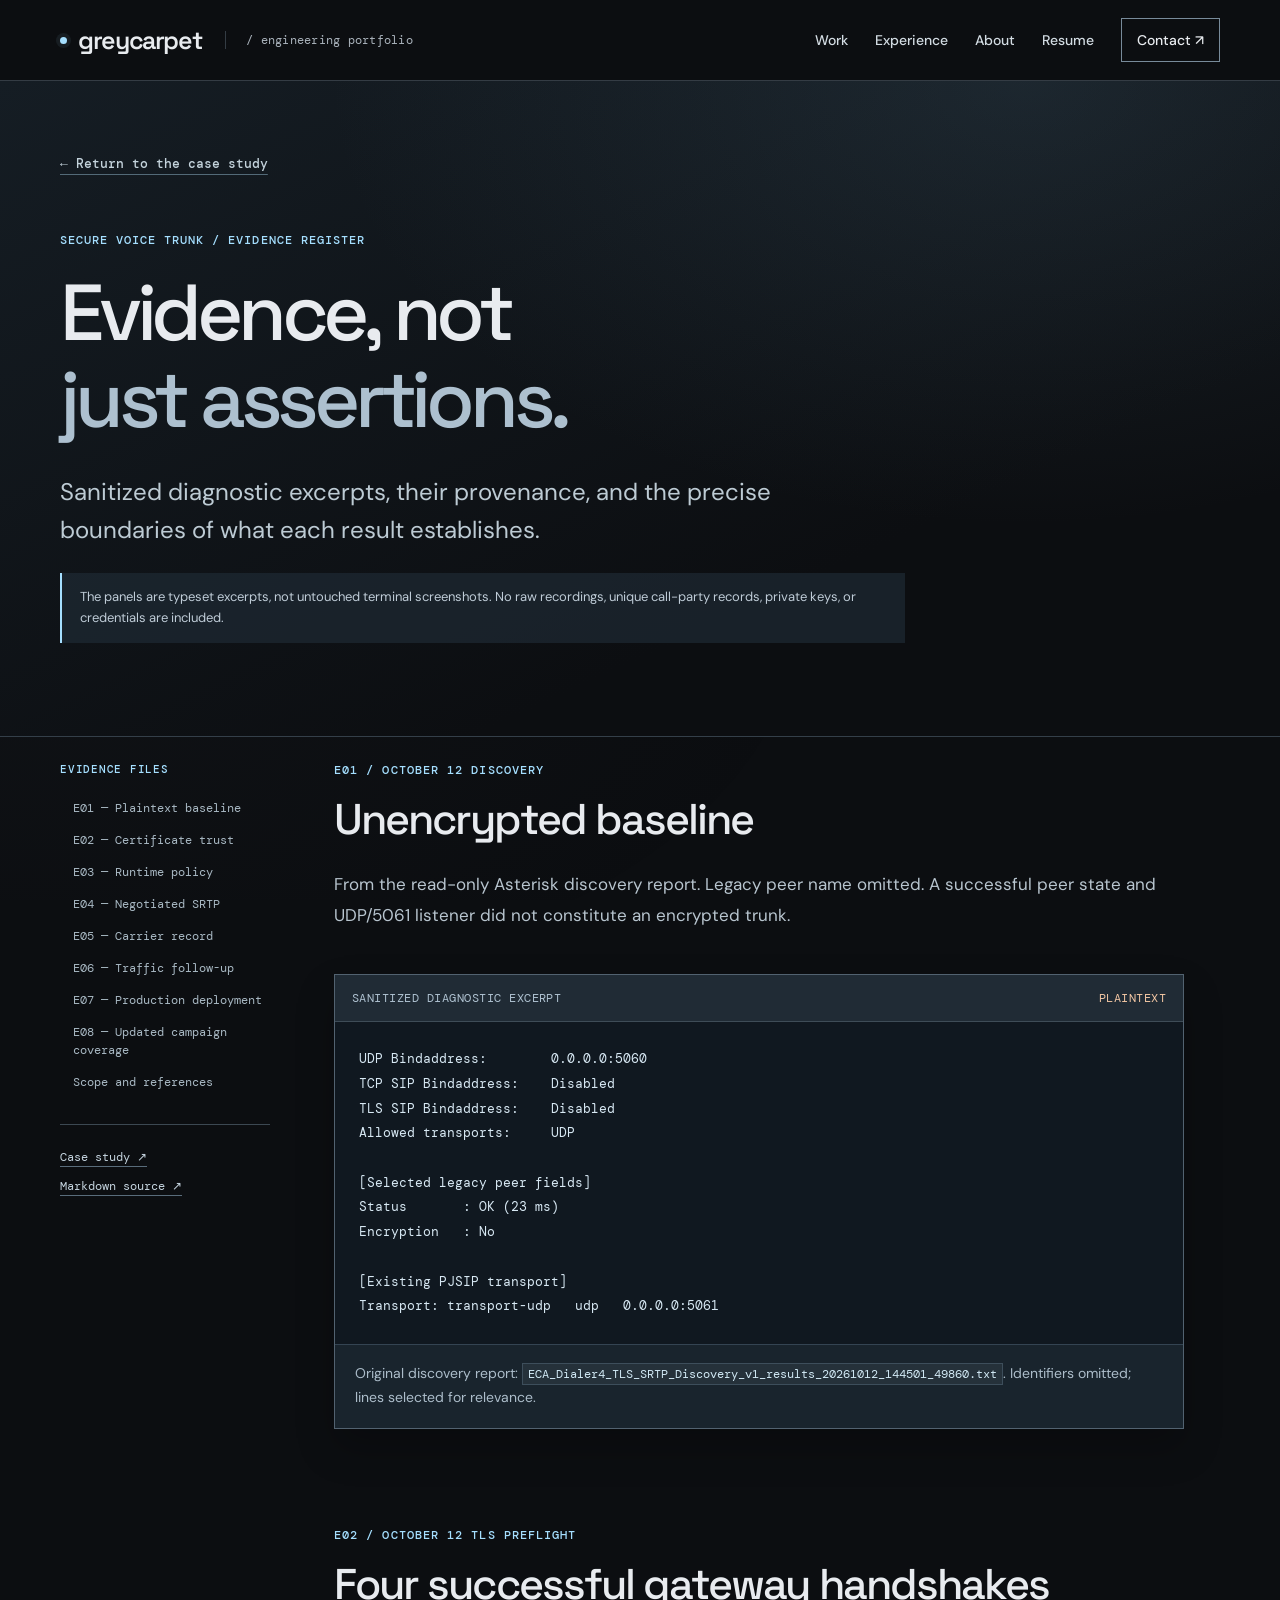
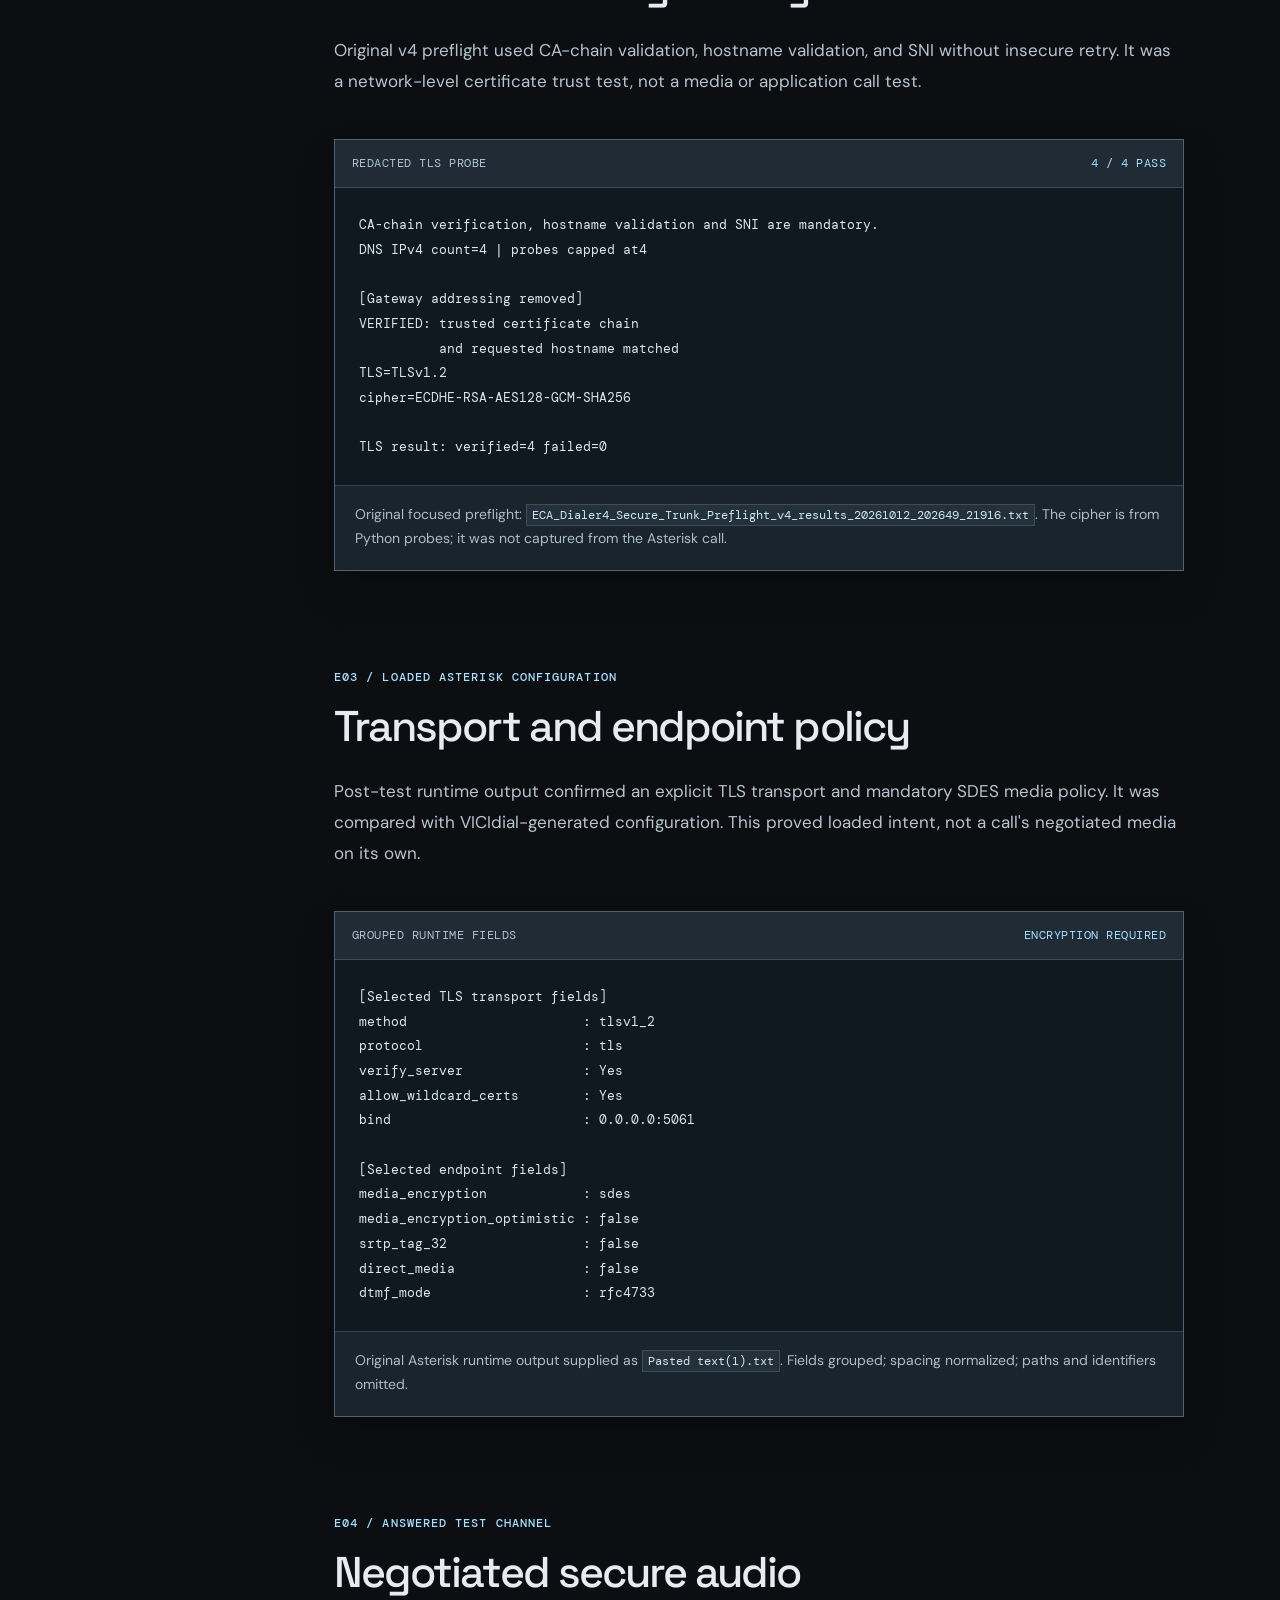
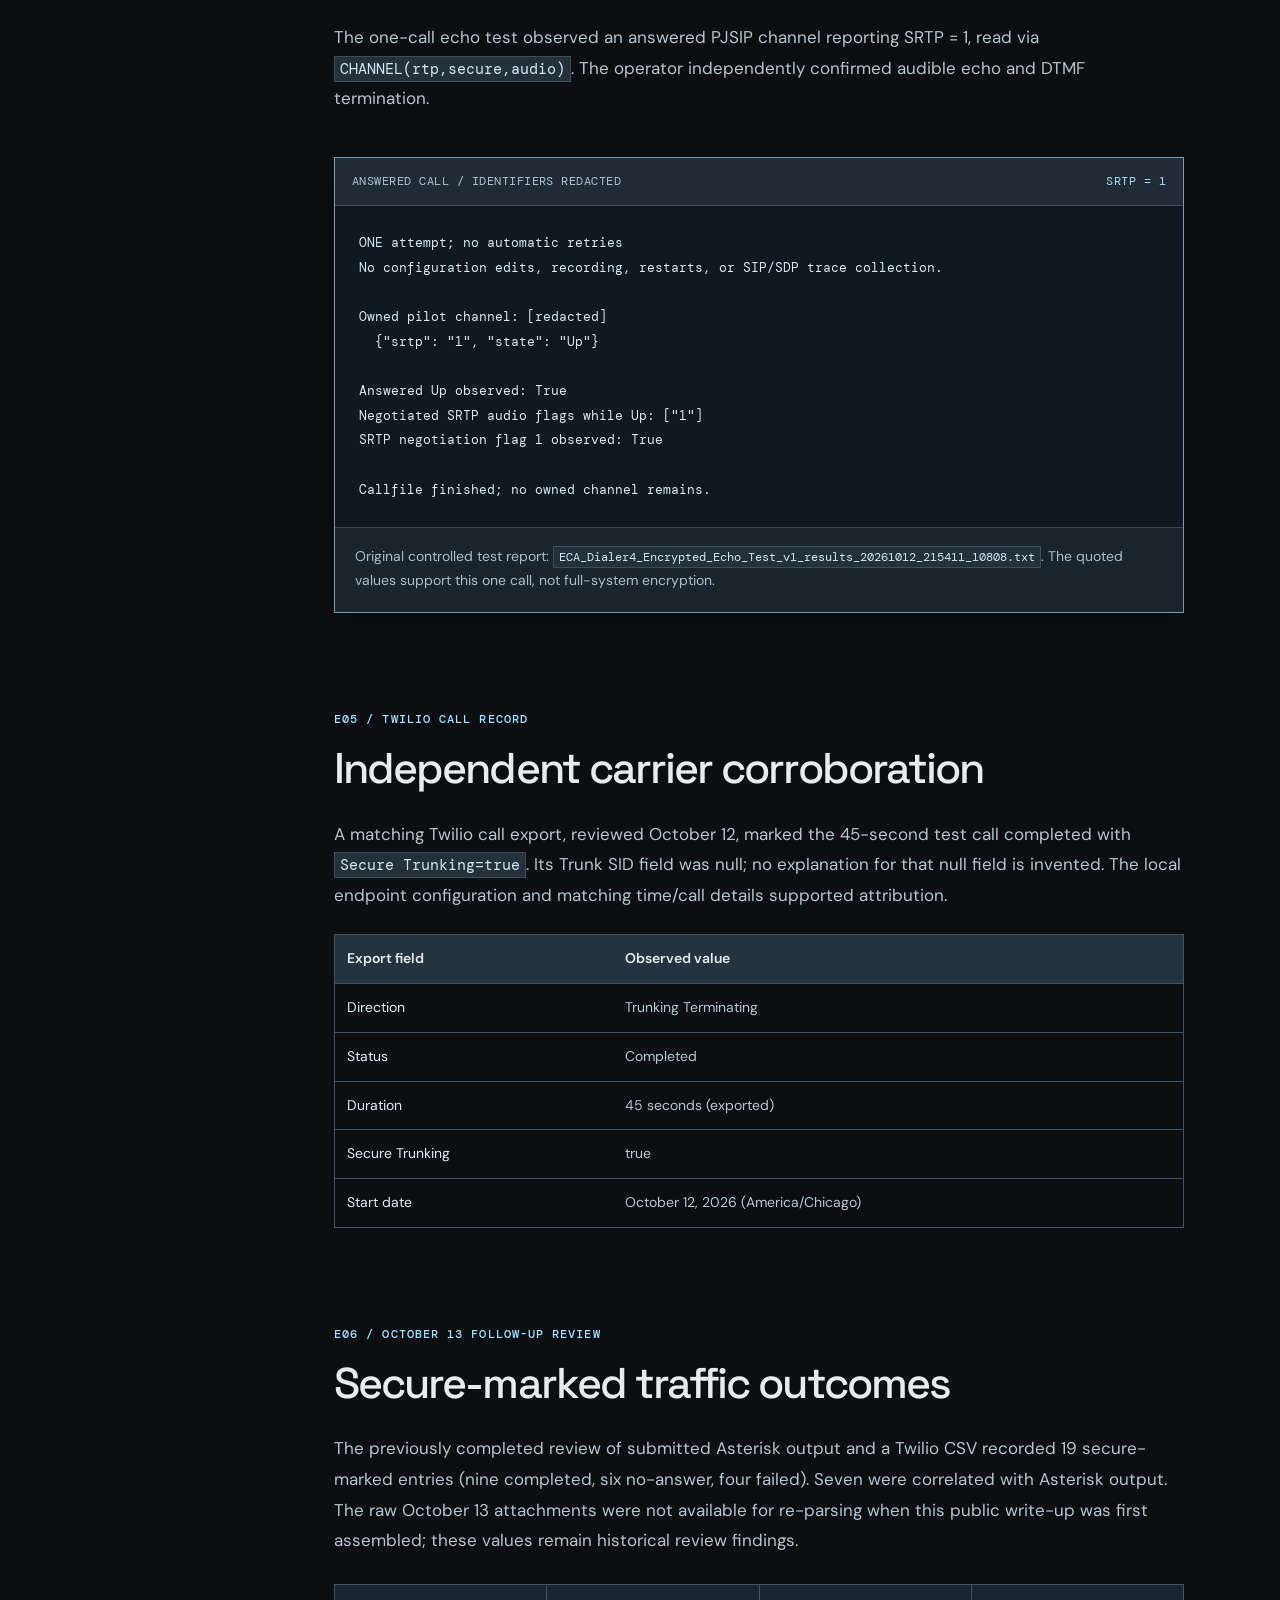
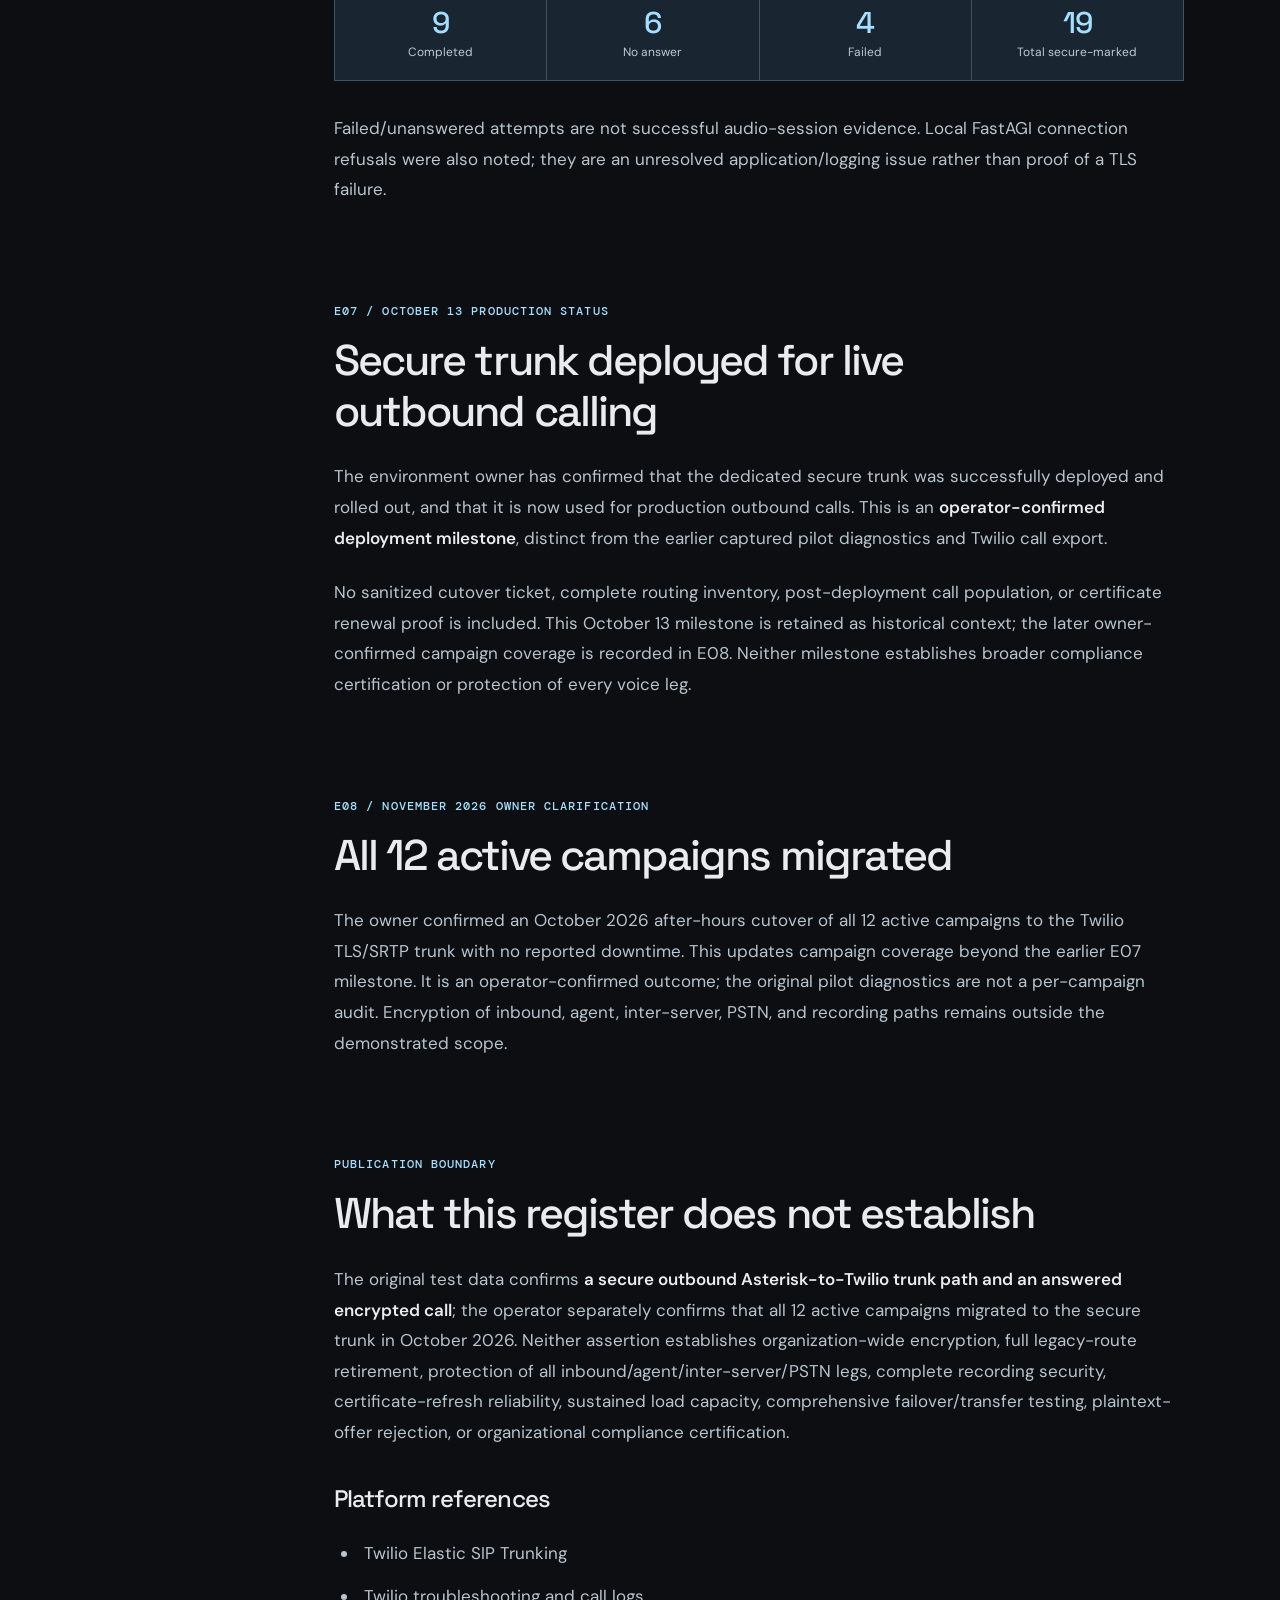
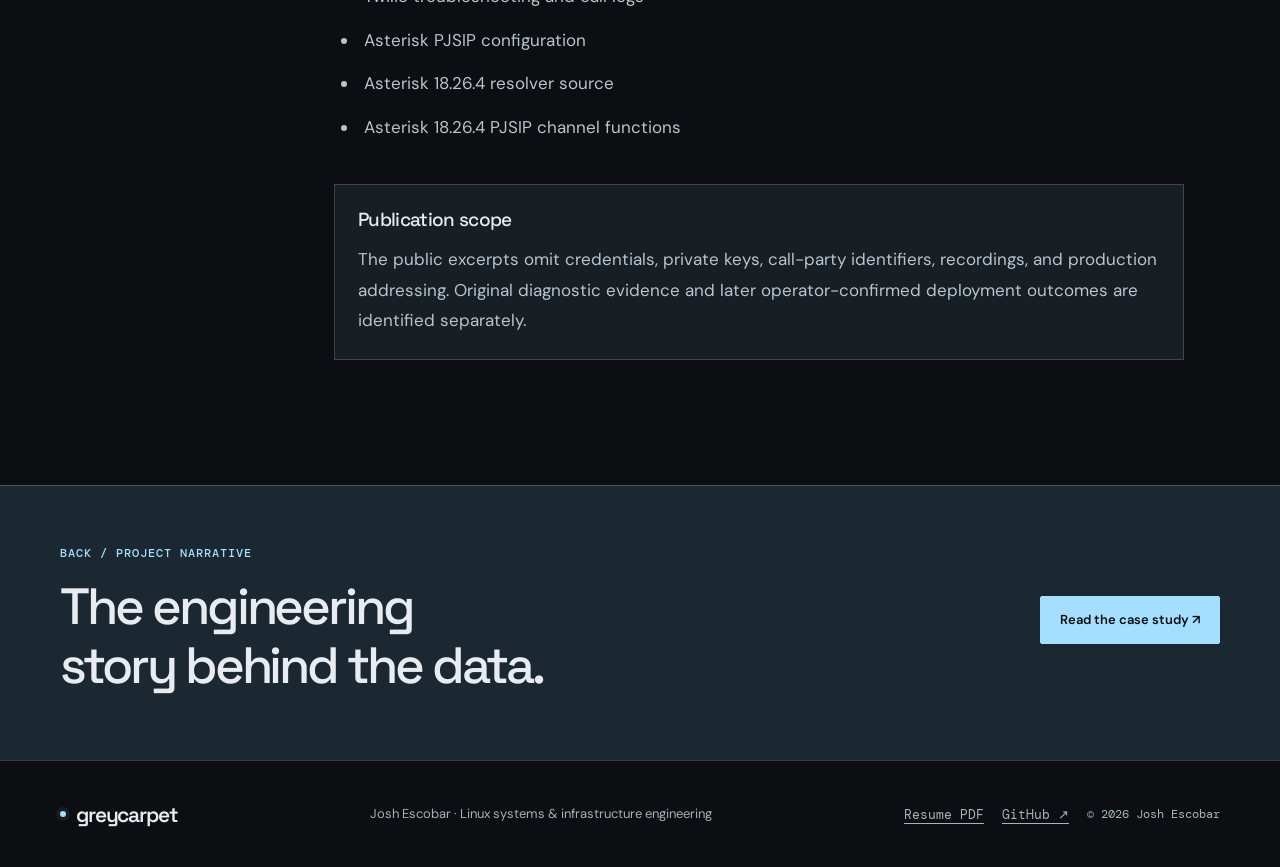
<file: projects/secure-voice-trunk/evidence.html>
<!doctype html>
<html lang="en">
<head>
  <meta charset="utf-8">
  <meta name="viewport" content="width=device-width, initial-scale=1">
  <meta name="theme-color" content="#0C0E11">
  <meta name="description" content="Evidence and limitations for Josh Escobar's Linux-to-Twilio TLS/SRTP case study.">
  <title>Evidence &amp; Source Notes — Secure Voice Trunk | greycarpet</title>
  <link rel="preconnect" href="https://fonts.googleapis.com">
  <link rel="preconnect" href="https://fonts.gstatic.com" crossorigin>
  <link href="https://fonts.googleapis.com/css2?family=DM+Mono:wght@400;500&family=DM+Sans:wght@400;500;600;700&family=Space+Grotesk:wght@400;500;600;700&display=swap" rel="stylesheet">
  <link rel="stylesheet" href="../../styles.css">
  <link rel="stylesheet" href="case-study.css">
  <script src="../../script.js" defer></script>
</head>
<body>
  <a class="skip-link" href="#evidence">Skip to evidence</a>
  <header class="site-header"><div class="nav-shell">
    <a class="brand" href="../../" aria-label="greycarpet, home">greycarpet</a>
    <span class="brand-descriptor" aria-hidden="true">/ engineering portfolio</span>
    <button class="menu-toggle" type="button" aria-label="Open navigation" aria-expanded="false" aria-controls="site-nav"><span></span><span></span></button>
    <nav class="site-nav" id="site-nav" aria-label="Main navigation">
      <a href="../../#work">Work</a><a href="../../#experience">Experience</a><a href="../../#about">About</a><a href="../../resume/">Resume</a><a class="nav-contact" href="../../#contact">Contact ↗</a>
    </nav>
  </div></header>
  <main id="main">
    <header class="study-hero">
      <div class="wrap study-hero-inner">
        <a class="back-link" href="./">← Return to the case study</a>
        <p class="eyebrow">SECURE VOICE TRUNK / EVIDENCE REGISTER</p>
        <h1>Evidence, not<br><span>just assertions.</span></h1>
        <p class="study-deck">Sanitized diagnostic excerpts, their provenance, and the precise boundaries of what each result establishes.</p>
        <div class="study-scope">The panels are typeset excerpts, not untouched terminal screenshots. No raw recordings, unique call-party records, private keys, or credentials are included.</div>
      </div>
    </header>
    <div class="wrap study-layout">
      <aside class="study-aside" aria-label="Evidence navigation">
        <p class="aside-label">EVIDENCE FILES</p>
        <nav aria-label="Evidence sections">
          <a href="#e01">E01 — Plaintext baseline</a>
          <a href="#e02">E02 — Certificate trust</a>
          <a href="#e03">E03 — Runtime policy</a>
          <a href="#e04">E04 — Negotiated SRTP</a>
          <a href="#e05">E05 — Carrier record</a>
          <a href="#e06">E06 — Traffic follow-up</a>
          <a href="#e07">E07 — Production deployment</a>
          <a href="#e08">E08 — Updated campaign coverage</a>
          <a href="#limits">Scope and references</a>
        </nav>
        <div class="aside-links"><a href="./">Case study ↗</a><a href="EVIDENCE.md">Markdown source ↗</a></div>
      </aside>
      <article id="evidence" class="study-body">
        <section id="e01">
          <p class="section-kicker">E01 / OCTOBER 12 DISCOVERY</p>
          <h2>Unencrypted baseline</h2>
          <p>From the read-only Asterisk discovery report. Legacy peer name omitted. A successful peer state and UDP/5061 listener did not constitute an encrypted trunk.</p>
          <figure class="evidence-screen"><div class="screen-top"><span>SANITIZED DIAGNOSTIC EXCERPT</span><span class="screen-flag warning">PLAINTEXT</span></div><pre><code>UDP Bindaddress:        0.0.0.0:5060
TCP SIP Bindaddress:    Disabled
TLS SIP Bindaddress:    Disabled
Allowed transports:     UDP

[Selected legacy peer fields]
Status       : OK (23 ms)
Encryption   : No

[Existing PJSIP transport]
Transport: transport-udp   udp   0.0.0.0:5061</code></pre><figcaption>Original discovery report: <code>ECA_Dialer4_TLS_SRTP_Discovery_v1_results_20261012_144501_49860.txt</code>. Identifiers omitted; lines selected for relevance.</figcaption></figure>
        </section>
        <section id="e02">
          <p class="section-kicker">E02 / OCTOBER 12 TLS PREFLIGHT</p><h2>Four successful gateway handshakes</h2>
          <p>Original v4 preflight used CA-chain validation, hostname validation, and SNI without insecure retry. It was a network-level certificate trust test, not a media or application call test.</p>
          <figure class="evidence-screen"><div class="screen-top"><span>REDACTED TLS PROBE</span><span class="screen-flag">4 / 4 PASS</span></div><pre><code>CA-chain verification, hostname validation and SNI are mandatory.
DNS IPv4 count=4 | probes capped at4

[Gateway addressing removed]
VERIFIED: trusted certificate chain
          and requested hostname matched
TLS=TLSv1.2
cipher=ECDHE-RSA-AES128-GCM-SHA256

TLS result: verified=4 failed=0</code></pre><figcaption>Original focused preflight: <code>ECA_Dialer4_Secure_Trunk_Preflight_v4_results_20261012_202649_21916.txt</code>. The cipher is from Python probes; it was not captured from the Asterisk call.</figcaption></figure>
        </section>
        <section id="e03">
          <p class="section-kicker">E03 / LOADED ASTERISK CONFIGURATION</p><h2>Transport and endpoint policy</h2>
          <p>Post-test runtime output confirmed an explicit TLS transport and mandatory SDES media policy. It was compared with VICIdial-generated configuration. This proved loaded intent, not a call's negotiated media on its own.</p>
          <figure class="evidence-screen"><div class="screen-top"><span>GROUPED RUNTIME FIELDS</span><span class="screen-flag">ENCRYPTION REQUIRED</span></div><pre><code>[Selected TLS transport fields]
method                      : tlsv1_2
protocol                    : tls
verify_server               : Yes
allow_wildcard_certs        : Yes
bind                        : 0.0.0.0:5061

[Selected endpoint fields]
media_encryption            : sdes
media_encryption_optimistic : false
srtp_tag_32                 : false
direct_media                : false
dtmf_mode                   : rfc4733</code></pre><figcaption>Original Asterisk runtime output supplied as <code>Pasted text(1).txt</code>. Fields grouped; spacing normalized; paths and identifiers omitted.</figcaption></figure>
        </section>
        <section id="e04">
          <p class="section-kicker">E04 / ANSWERED TEST CHANNEL</p><h2>Negotiated secure audio</h2>
          <p>The one-call echo test observed an answered PJSIP channel reporting SRTP = 1, read via <code>CHANNEL(rtp,secure,audio)</code>. The operator independently confirmed audible echo and DTMF termination.</p>
          <figure class="evidence-screen highlight-screen"><div class="screen-top"><span>ANSWERED CALL / IDENTIFIERS REDACTED</span><span class="screen-flag">SRTP = 1</span></div><pre><code>ONE attempt; no automatic retries
No configuration edits, recording, restarts, or SIP/SDP trace collection.

Owned pilot channel: [redacted]
  {"srtp": "1", "state": "Up"}

Answered Up observed: True
Negotiated SRTP audio flags while Up: ["1"]
SRTP negotiation flag 1 observed: True

Callfile finished; no owned channel remains.</code></pre><figcaption>Original controlled test report: <code>ECA_Dialer4_Encrypted_Echo_Test_v1_results_20261012_215411_10808.txt</code>. The quoted values support this one call, not full-system encryption.</figcaption></figure>
        </section>
        <section id="e05">
          <p class="section-kicker">E05 / TWILIO CALL RECORD</p><h2>Independent carrier corroboration</h2>
          <p>A matching Twilio call export, reviewed October 12, marked the 45-second test call completed with <code>Secure Trunking=true</code>. Its Trunk SID field was null; no explanation for that null field is invented. The local endpoint configuration and matching time/call details supported attribution.</p>
          <div class="table-scroll"><table><thead><tr><th>Export field</th><th>Observed value</th></tr></thead><tbody><tr><td>Direction</td><td>Trunking Terminating</td></tr><tr><td>Status</td><td>Completed</td></tr><tr><td>Duration</td><td>45 seconds (exported)</td></tr><tr><td>Secure Trunking</td><td>true</td></tr><tr><td>Start date</td><td>October 12, 2026 (America/Chicago)</td></tr></tbody></table></div>
        </section>
        <section id="e06">
          <p class="section-kicker">E06 / OCTOBER 13 FOLLOW-UP REVIEW</p><h2>Secure-marked traffic outcomes</h2>
          <p>The previously completed review of submitted Asterisk output and a Twilio CSV recorded 19 secure-marked entries (nine completed, six no-answer, four failed). Seven were correlated with Asterisk output. The raw October 13 attachments were not available for re-parsing when this public write-up was first assembled; these values remain historical review findings.</p>
          <div class="mini-stats"><div><strong>9</strong><span>Completed</span></div><div><strong>6</strong><span>No answer</span></div><div><strong>4</strong><span>Failed</span></div><div><strong>19</strong><span>Total secure-marked</span></div></div>
          <p>Failed/unanswered attempts are not successful audio-session evidence. Local FastAGI connection refusals were also noted; they are an unresolved application/logging issue rather than proof of a TLS failure.</p>
        </section>
        <section id="e07">
          <p class="section-kicker">E07 / OCTOBER 13 PRODUCTION STATUS</p>
          <h2>Secure trunk deployed for live outbound calling</h2>
          <p>The environment owner has confirmed that the dedicated secure trunk was successfully deployed and rolled out, and that it is now used for production outbound calls. This is an <strong>operator-confirmed deployment milestone</strong>, distinct from the earlier captured pilot diagnostics and Twilio call export.</p>
          <p>No sanitized cutover ticket, complete routing inventory, post-deployment call population, or certificate renewal proof is included. This October 13 milestone is retained as historical context; the later owner-confirmed campaign coverage is recorded in E08. Neither milestone establishes broader compliance certification or protection of every voice leg.</p>
        </section>
        <section id="e08"><p class="section-kicker">E08 / NOVEMBER 2026 OWNER CLARIFICATION</p><h2>All 12 active campaigns migrated</h2><p>The owner confirmed an October 2026 after-hours cutover of all 12 active campaigns to the Twilio TLS/SRTP trunk with no reported downtime. This updates campaign coverage beyond the earlier E07 milestone. It is an operator-confirmed outcome; the original pilot diagnostics are not a per-campaign audit. Encryption of inbound, agent, inter-server, PSTN, and recording paths remains outside the demonstrated scope.</p></section>
        <section id="limits">
          <p class="section-kicker">PUBLICATION BOUNDARY</p><h2>What this register does not establish</h2>
          <p>The original test data confirms <strong>a secure outbound Asterisk-to-Twilio trunk path and an answered encrypted call</strong>; the operator separately confirms that all 12 active campaigns migrated to the secure trunk in October 2026. Neither assertion establishes organization-wide encryption, full legacy-route retirement, protection of all inbound/agent/inter-server/PSTN legs, complete recording security, certificate-refresh reliability, sustained load capacity, comprehensive failover/transfer testing, plaintext-offer rejection, or organizational compliance certification.</p>
          <h3>Platform references</h3>
          <ul><li><a href="https://www.twilio.com/docs/sip-trunking">Twilio Elastic SIP Trunking</a></li><li><a href="https://www.twilio.com/docs/sip-trunking/troubleshooting">Twilio troubleshooting and call logs</a></li><li><a href="https://docs.asterisk.org/Latest_API/API_Documentation/Module_Configuration/res_pjsip/">Asterisk PJSIP configuration</a></li><li><a href="https://raw.githubusercontent.com/asterisk/asterisk/18.26.4/res/res_pjsip/pjsip_resolver.c">Asterisk 18.26.4 resolver source</a></li><li><a href="https://raw.githubusercontent.com/asterisk/asterisk/18.26.4/channels/pjsip/dialplan_functions.c">Asterisk 18.26.4 PJSIP channel functions</a></li></ul>
          <div class="publication-notice"><h3>Publication scope</h3><p>The public excerpts omit credentials, private keys, call-party identifiers, recordings, and production addressing. Original diagnostic evidence and later operator-confirmed deployment outcomes are identified separately.</p></div>
        </section>
      </article>
    </div>
    <section class="study-next"><div class="wrap study-next-inner"><div><p class="eyebrow">BACK / PROJECT NARRATIVE</p><h2>The engineering<br>story behind the data.</h2></div><a class="button primary" href="./">Read the case study ↗</a></div></section>
  </main>
  <footer class="site-footer"><div class="wrap footer-inner"><a class="brand" href="../../" aria-label="greycarpet, home">greycarpet</a><span class="footer-descriptor">Josh Escobar · Linux systems &amp; infrastructure engineering</span><div class="footer-end"><a href="https://github.com/greycarpet" target="_blank" rel="noopener noreferrer">GitHub ↗</a><span>© <span id="year">2026</span> Josh Escobar</span></div></div></footer>
</body>
</html>
</file>
<file: styles.css>
@import url("assets/legacy-home.css");
@import url("assets/site-finish.css");
</file>
<file: resume/resume.css>
/* greycarpet resume and experience page
   Inherits docs/brand/STYLE_GUIDE.md tokens from ../styles.css */
.resume-intro { display:grid; grid-template-columns:minmax(0,1fr) 260px; gap:56px; padding-block:61px 76px; align-items:end; }
.resume-back { display:inline-block; margin-bottom:55px; color:#c4d4dd; font:12px var(--gc-font-mono); text-decoration:underline; text-decoration-color:#657b89; text-underline-offset:5px; }
.resume-back span { margin-right:8px; color:var(--gc-accent); }
.resume-back:hover { color:#fff; text-decoration-color:var(--gc-accent); }
.resume-intro h1 { margin:17px 0 6px; font:500 clamp(58px,7.5vw,103px)/1.03 var(--gc-font-display); letter-spacing:-.073em; }
.resume-intro h1 span { color:var(--gc-accent); }
.resume-role { margin-bottom:25px; color:#bfd0da; font:500 clamp(23px,3vw,36px)/1.2 var(--gc-font-display); letter-spacing:-.047em; }
.resume-lede { max-width:780px; margin-bottom:24px; font-size:17px; line-height:1.8; color:#b6c3ce; }
.resume-location { display:flex; flex-wrap:wrap; gap:11px; color:#aebec9; font:12px var(--gc-font-mono); }
.resume-location span:nth-child(2) { color:var(--gc-accent); }
.resume-tools { padding:22px; border:1px solid #40515e; background:#19232c; display:flex; align-items:stretch; flex-direction:column; gap:16px; }
.resume-tools .button { width:100%; cursor:pointer; }
.resume-github { color:#e5f1f8; text-align:center; font:500 13px var(--gc-font-body); text-decoration:underline; text-underline-offset:5px; text-decoration-color:#7b9aae; }
.resume-github:hover { text-decoration-color:var(--gc-accent); }
.resume-note { margin:0; padding-top:14px; border-top:1px solid #485967; font-size:12px; line-height:1.65; color:#afc0cc; }
.resume-band { background:#1a252d; border-block:1px solid #435463; }
.resume-band-grid { display:grid; grid-template-columns:repeat(4,minmax(0,1fr)); }
.resume-band-grid>div { min-height:143px; padding:27px 25px; display:flex; flex-direction:column; justify-content:center; border-right:1px solid #3d4d58; }
.resume-band-grid>div:last-child { border-right:0; }
.resume-band-grid strong { color:var(--gc-accent); font:500 35px/1.3 var(--gc-font-display); letter-spacing:-.04em; }
.resume-band-grid span { max-width:190px; margin-top:5px; color:#bdcdd7; font-size:12px; line-height:1.6; }
.resume-main { display:grid; grid-template-columns:110px minmax(0,1fr); gap:57px; padding-block:94px 112px; }
.resume-rail { align-self:start; padding-top:7px; position:sticky; top:114px; writing-mode:vertical-rl; transform:rotate(180deg); color:#91a2ad; font:11px var(--gc-font-mono); letter-spacing:.15em; }
.resume-content { min-width:0; max-width:950px; }
.resume-section { margin-bottom:90px; scroll-margin-top:104px; }
.resume-heading { display:grid; grid-template-columns:130px minmax(0,1fr); align-items:baseline; gap:18px; margin-bottom:32px; }
.resume-heading .eyebrow { margin:0; font-size:11px; }
.resume-heading h2 { margin:0; font:500 clamp(29px,3.3vw,42px)/1.15 var(--gc-font-display); letter-spacing:-.045em; }
.resume-prose { max-width:800px; font-size:17px; line-height:1.85; color:#b9c7d0; }
.role-list { padding-left:22px; border-left:1px solid #465360; }
.resume-role-entry { position:relative; padding:5px 0 34px 24px; margin-bottom:32px; border-bottom:1px solid #323f49; }
.resume-role-entry::before { content:""; position:absolute; top:13px; left:-27px; width:8px;height:8px;background:var(--gc-accent); border:2px solid #10191f; outline:1px solid #809aaa; border-radius:50%; }
.resume-role-entry.last-role { border:0; margin:0; }
.role-head { display:flex; flex-wrap:wrap; gap:9px 20px; align-items:flex-start; justify-content:space-between; margin-bottom:18px; }
.role-head h3 { margin:0 0 5px; color:#e3edf3; font:500 clamp(22px,2.7vw,28px)/1.2 var(--gc-font-display); letter-spacing:-.04em; }
.role-employer { margin:0; color:#b0c4d0; font-size:14px; }
.role-dates { display:block; flex:none; color:var(--gc-accent); font:12px var(--gc-font-mono); padding-top:5px; }
.resume-role-entry>p:not(.role-employer) { color:#b8c5ce; line-height:1.8; font-size:15px; }
.resume-role-entry ul { padding-left:23px; margin-bottom:0; }
.resume-role-entry li { margin-bottom:13px; padding-left:5px; color:#b9c8d2; font-size:15px; line-height:1.7; }
.resume-role-entry li a { color:var(--gc-accent); text-decoration:underline; text-underline-offset:3px; }
.skills-table { display:grid; grid-template-columns:repeat(2,minmax(0,1fr)); border:1px solid #40505e; }
.skills-table>div { padding:24px; border-right:1px solid #40505e; border-bottom:1px solid #40505e; background:#171f27; }
.skills-table>div:nth-child(even) { border-right:0; }
.skills-table>div:nth-last-child(-n+2) { border-bottom:0; }
.skills-table h3 { margin:0 0 10px; font:500 19px var(--gc-font-display); }
.skills-table p { margin:0; color:#b7c7d1; line-height:1.7; font-size:14px; }
.resume-projects { display:grid; grid-template-columns:repeat(3,minmax(0,1fr)); gap:14px; }
.resume-projects article { border:1px solid #3e4f5d; background:#1a252e; padding:23px 20px; display:flex; flex-direction:column; }
.resume-projects h3 { margin:0 0 13px; font:500 19px/1.3 var(--gc-font-display); letter-spacing:-.025em; }
.resume-projects a { color:var(--gc-accent); text-decoration:underline; }
.resume-projects p { color:#b9c9d3; line-height:1.65; font-size:13px; flex:1; }
.resume-projects span { margin-top:16px; padding-top:12px; border-top:1px solid #4b5b68; color:#b4c4d0; font:11px var(--gc-font-mono); }
.credential-block { border-top:1px solid #465360; }
.credential-row { display:flex; justify-content:space-between; align-items:baseline; gap:18px; border-bottom:1px solid #465360; padding:22px 0; }
.credential-row h3 { margin:0 0 5px; font:500 19px var(--gc-font-display); }
.credential-row p { margin:0; color:#afbeca; font-size:14px; }
.credential-row>span { flex:none; max-width:220px; text-align:right; color:#bbd8e7; font:11px var(--gc-font-mono); }
.resume-ending { display:flex; justify-content:space-between; gap:35px; align-items:center; background:#1a2731; border:1px solid #415565; padding:38px 45px; }
.resume-ending h2 { margin:0 0 9px; font:500 clamp(25px,2.8vw,34px)/1.18 var(--gc-font-display); letter-spacing:-.035em; }
.resume-ending p:not(.eyebrow) { margin:0; color:#bac9d3; font-size:14px; }
.resume-ending .button { flex:none; white-space:nowrap; }
@media (max-width:1060px) {
  .resume-intro { grid-template-columns:minmax(0,1fr) 235px; gap:28px; }
  .resume-band-grid>div { padding:22px 13px; }
  .resume-main { gap:25px; grid-template-columns:55px minmax(0,1fr); }
  .resume-projects { grid-template-columns:1fr 1fr; }
}
@media (max-width:750px) {
  .resume-intro { display:block; padding-block:38px 51px; }
  .resume-back { margin-bottom:34px; }
  .resume-tools { max-width:500px; margin-top:32px; }
  .resume-band-grid { grid-template-columns:repeat(2,minmax(0,1fr)); }
  .resume-band-grid>div { min-height:118px; }
  .resume-band-grid>div:nth-child(2) { border-right:0; }
  .resume-band-grid>div:nth-child(-n+2) { border-bottom:1px solid #3d4d58; }
  .resume-main { display:block; padding-block:63px 80px; }
  .resume-rail { display:none; }
  .resume-heading { grid-template-columns:1fr; gap:8px; margin-bottom:22px; }
  .resume-section { margin-bottom:65px; }
  .resume-projects { grid-template-columns:1fr; }
  .resume-ending { align-items:flex-start; flex-direction:column; padding:30px 24px; }
}
@media (max-width:480px) {
  .resume-intro h1 { font-size:clamp(46px,12vw,62px); }
  .resume-role { font-size:26px; }
  .resume-lede,.resume-prose { font-size:16px; }
  .resume-band-grid strong { font-size:29px; }
  .resume-band-grid span { font-size:11px; }
  .role-head { display:block; }
  .role-dates { margin-top:9px; }
  .resume-role-entry { padding-left:16px; }
  .skills-table { grid-template-columns:1fr; }
  .skills-table>div,.skills-table>div:nth-child(even) { border-right:0; border-bottom:1px solid #40505e; }
  .skills-table>div:last-child { border:0; }
  .credential-row { display:block; }
  .credential-row>span { display:block; text-align:left; padding-top:8px; }
}
@media print {
  @page { size: letter; margin: .48in .58in; }
  * { box-shadow:none!important; text-shadow:none!important; }
  html,body { background:#fff!important; color:#111!important; font-size:9pt!important; }
  body::before,.site-header,.site-footer,.resume-tools,.resume-rail,.resume-ending,.resume-back,.resume-band { display:none!important; }
  .wrap { width:100%!important; max-width:none!important; }
  .resume-intro { display:block; padding:0 0 10pt!important; border-bottom:1.2pt solid #555; }
  .resume-intro .eyebrow { display:none; }
  .resume-intro h1 { margin:0 0 2pt; color:#111; font-size:28pt; }
  .resume-intro h1 span { color:#111; }
  .resume-role { font-size:12pt; color:#222; margin:0 0 7pt; }
  .resume-lede { max-width:none; color:#333; font-size:9pt; line-height:1.4; margin:0 0 5pt; }
  .resume-location { color:#333; font:8pt sans-serif; }
  .resume-main { display:block; padding:11pt 0!important; }
  .resume-section { margin:0 0 12pt!important; }
  .resume-heading { display:block; margin:0 0 6pt; break-after:avoid; }
  .resume-heading .eyebrow { display:none; }
  .resume-heading h2 { font-size:12pt; border-bottom:.5pt solid #999; padding-bottom:3pt; color:#111; }
  .resume-prose { font-size:8.6pt;line-height:1.38;color:#333;margin:0; }
  .role-list { padding-left:0;border-left:0; }
  .resume-role-entry { break-inside:avoid; margin:0 0 11pt;padding:0;border:0; }
  .resume-role-entry::before { display:none; }
  .role-head { display:flex!important;justify-content:space-between;gap:10pt; }
  .role-head h3 { font-size:10pt;color:#111;margin:0; }
  .role-employer { font-size:8.5pt;color:#333;margin:0; }
  .role-dates { font-size:8pt;color:#333;margin:0; }
  .resume-role-entry>p:not(.role-employer) { font-size:8.3pt;line-height:1.4;color:#333;margin:3pt 0; }
  .resume-role-entry ul { padding-left:15pt;margin:4pt 0; }
  .resume-role-entry li { font-size:8pt;line-height:1.33;color:#222;margin:0 0 3pt; }
  .resume-role-entry li a,.resume-projects a { color:#222; }
  .skills-table { display:grid;grid-template-columns:1fr 1fr;border:0; }
  .skills-table>div,.skills-table>div:nth-child(even) { padding:3pt 8pt 4pt 0;border:0;background:#fff; }
  .skills-table h3 { font-size:8.7pt;color:#111;margin:0 0 2pt; }
  .skills-table p { font-size:7.7pt;line-height:1.35;color:#333; }
  .resume-projects { display:grid;grid-template-columns:repeat(3,1fr);gap:8pt; }
  .resume-projects article { padding:0;border:0;background:#fff;break-inside:avoid; }
  .resume-projects h3 { font-size:8.8pt;color:#111;margin:0 0 3pt; }
  .resume-projects p { font-size:7.8pt;line-height:1.35;color:#333;margin:0; }
  .resume-projects span { display:none; }
  .credential-block { border:0; }
  .credential-row { padding:4pt 0; border:0;break-inside:avoid; }
  .credential-row h3 { font-size:9pt;margin:0; }
  .credential-row p { font-size:8pt;color:#333; }
  .credential-row>span { color:#333;font-size:8pt; }
}
</file>
<file: projects/ansible-linux-deployment/case-study.css>
@import url("legacy-case-study.css");
@import url("../../assets/site-finish.css");
</file>
<file: projects/reporting-hub/case-study.css>
@import url("legacy-case-study.css");
@import url("../../assets/site-finish.css");
</file>
<file: projects/secure-voice-trunk/case-study.css>
@import url("legacy-case-study.css");
@import url("../../assets/site-finish.css");
</file>
